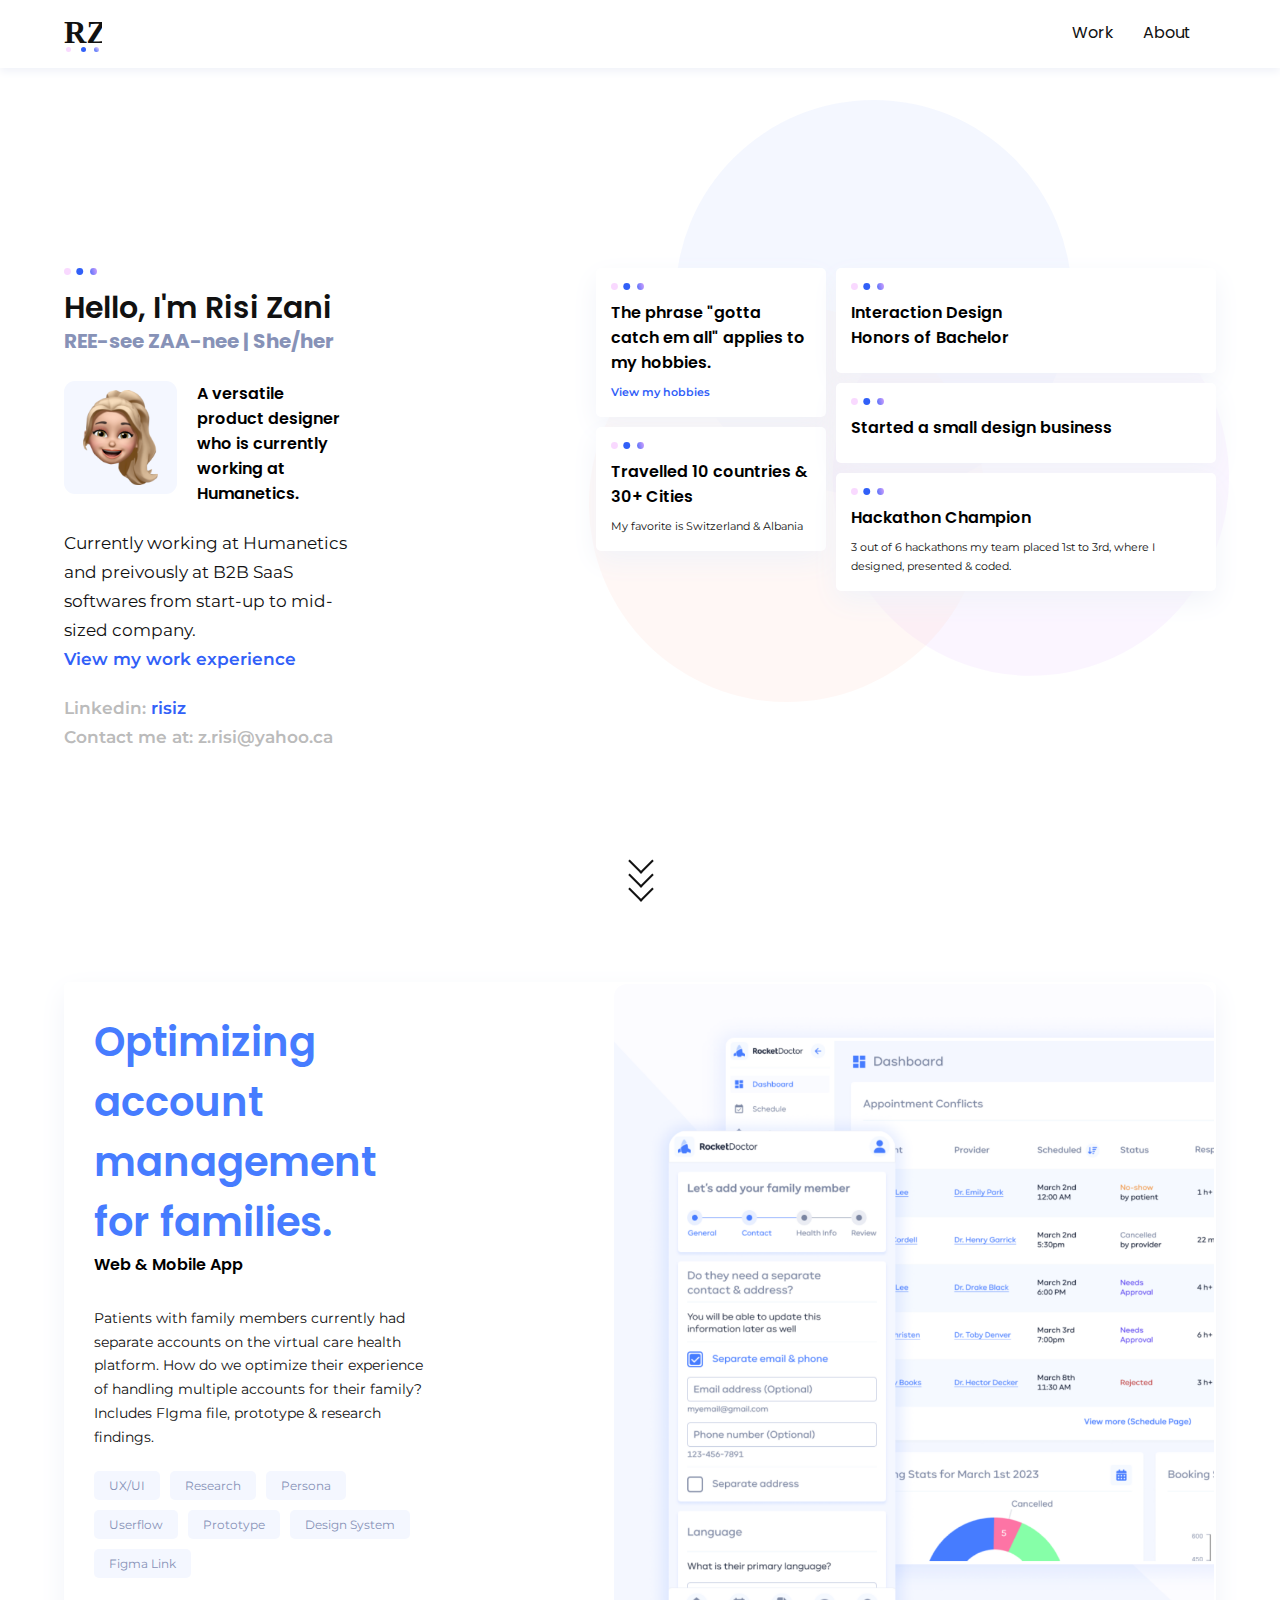
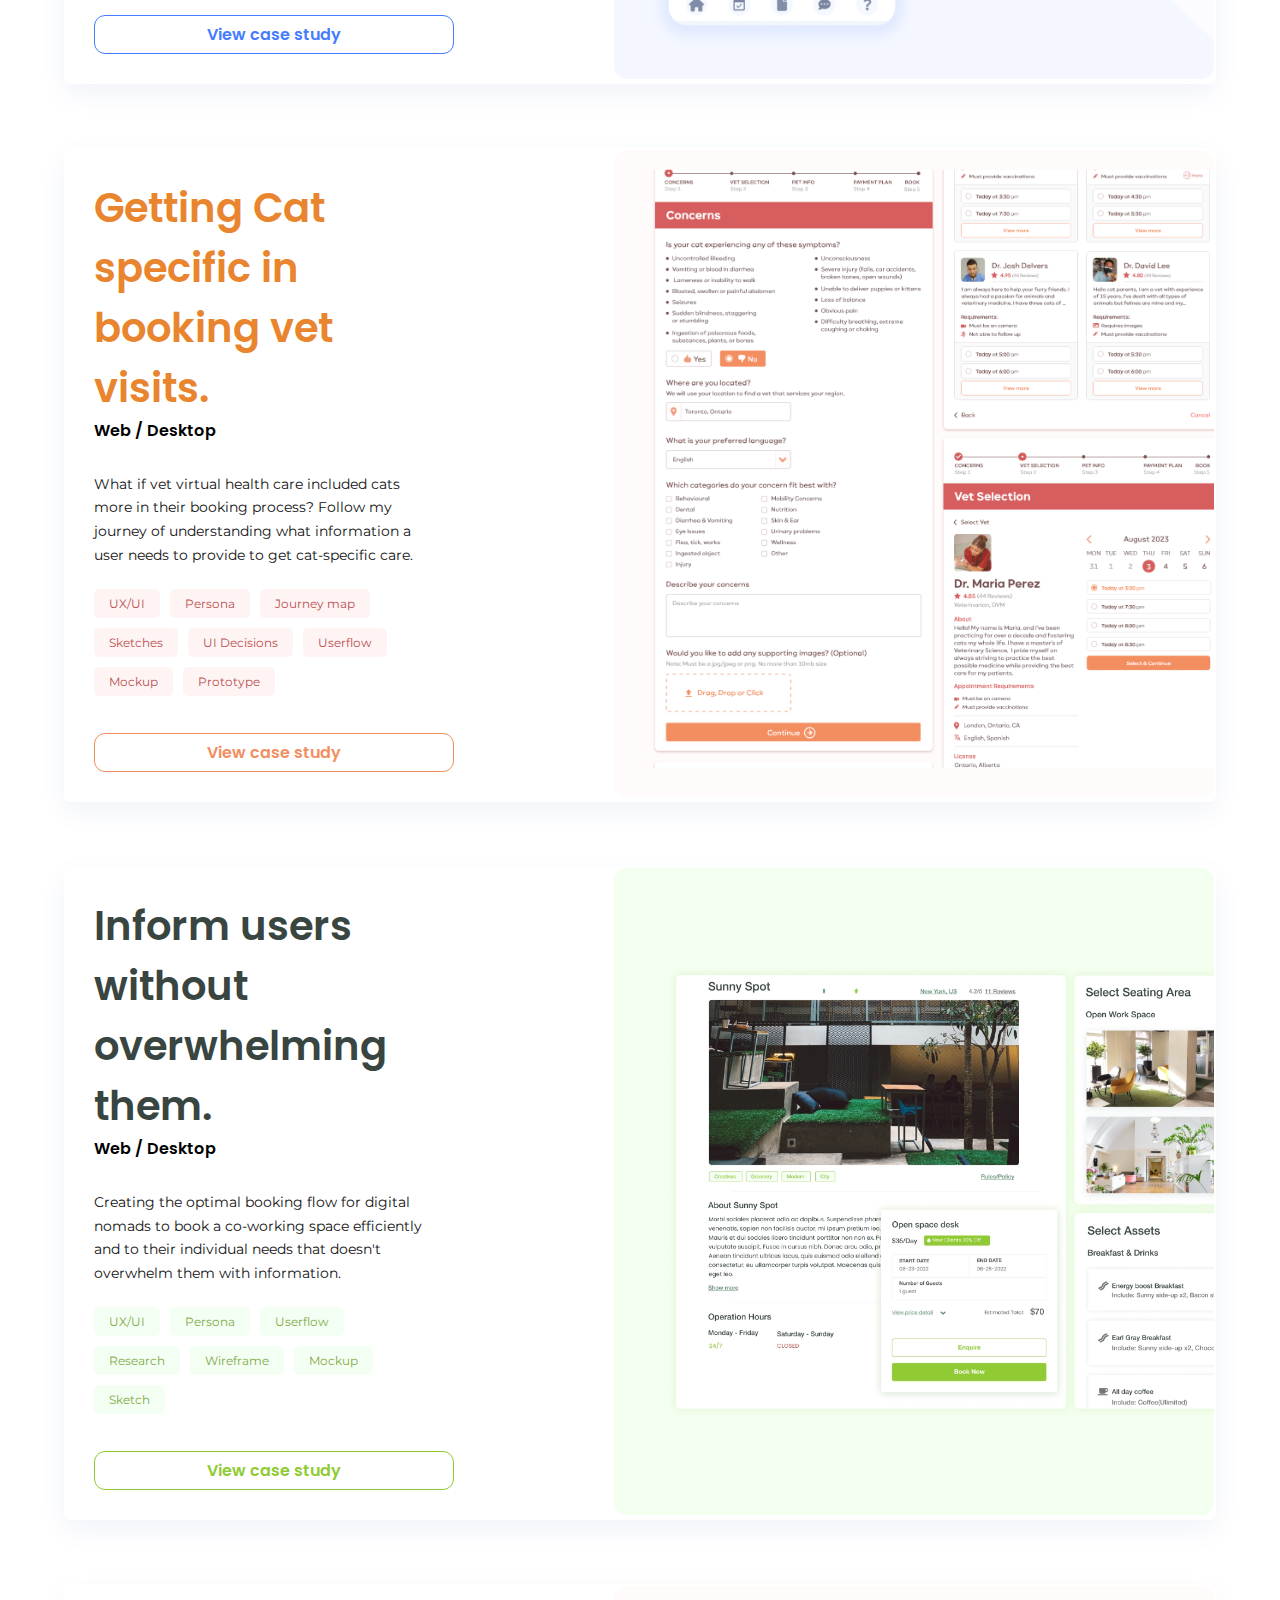
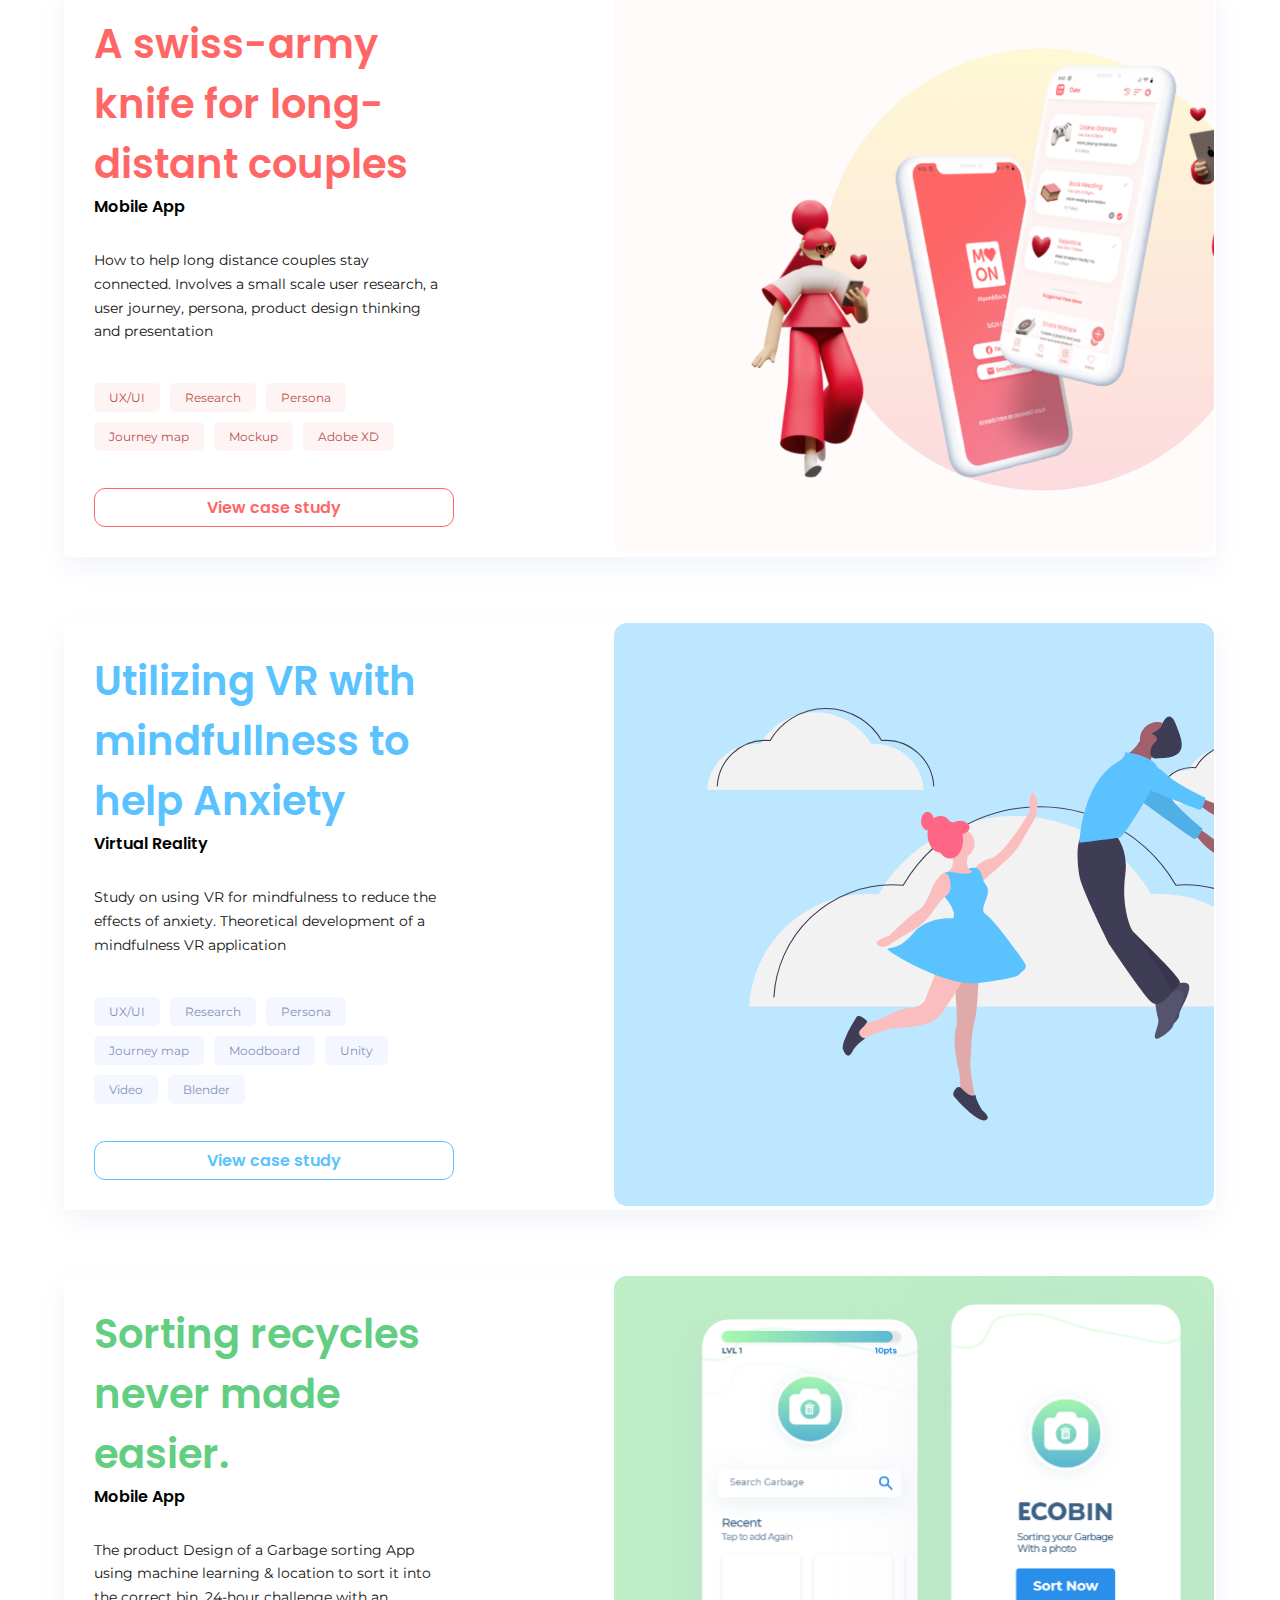
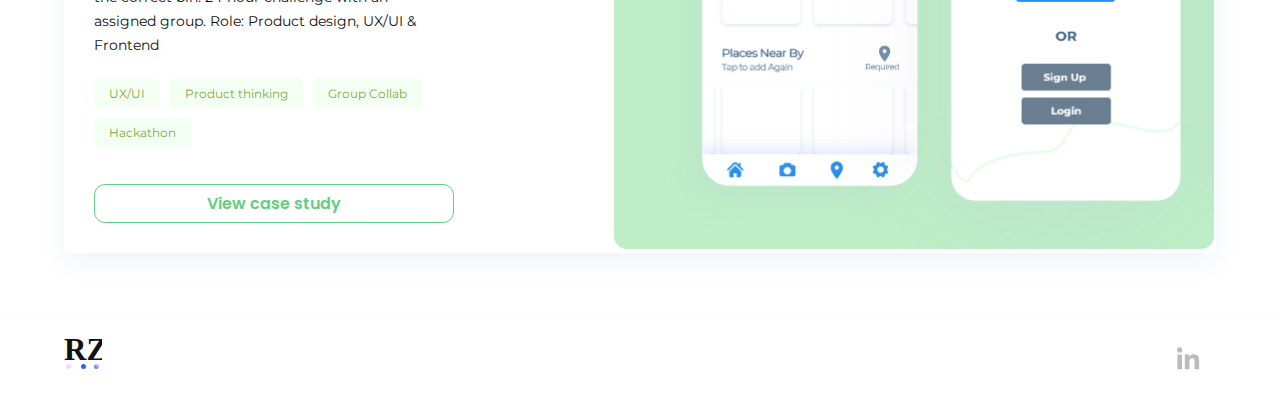
<file: index.html>
<!DOCTYPE html>

<html lang="en">

<head>
    <meta http-equiv="Content-Type" content="text/html; charset=UTF-8">

    <link rel="stylesheet" href="style.css">

    <link rel="shortcut icon" href="logoico.ico">



    <title>Risi Zani Portfolio Design</title>
    <meta name="viewport" content="width=device-width, initial-scale=1.0">
    <meta name="description" content="write description">
    <meta name="keywords" content="keywords">
    <meta name="author" content="Pixbyte Design">

    <head>


    </head>


<body>
    <div class="progress-container">
        <div class="progress-bar" id="myBar"></div>
      </div> 
    <nav>
      
       <a href="index.html"> <img src="logo.svg" alt="risi zani" class="logo"></a>

     
        <div class="navlinks">


            <a href="index.html#work">Work</a>
            <a href="about.html">About</a>

        </div>

    </nav>


    <div class="wrapper">
        <img src="introbacks.svg" class="introback" alt="risi zani" class="logo"></a>
        <div class="frontpage">
            <div class="space"></div>
            <div class="mainpage">
                <div class="intro">
                    <div class="dots"></div>
                    <h1> Hello, I'm Risi Zani</h1>
                    <div class=tag>REE-see ZAA-nee | She/her </div>
                    <div class="nexto">
                    <img src="memoji.png" class="smallimg"></img>
                     <h3>A versatile product designer who is currently working at Humanetics.</h3>
                    </div>
<br><br>
                    <p>Currently working at Humanetics and preivously at B2B SaaS softwares from start-up to mid-sized company.  </p>
                    <p class="emailcon"><a href="about.html">View my work experience</a> </p>

                    <!-- <div class="alert">
                        <img src="infoicon.svg" alt="info" width="30px" height="30px">
                        <p><strong>NEW!</strong> Open to <strong>full-time remote UX/UI</strong> or <strong>Product Design </strong>positions</p>
                    </div> -->
                    
                    <div class="socialmedia">
                       <!-- <a href="https://www.instagram.com/zrisi.designs/" target="_blank" class="scale"><img
                                src="instagram.svg"></a> -->
                        <!-- <a href="https://www.behance.net/riseldazani" target="_blank" class="scale"><img
                                src="behance.svg" alt="facebook"></a> -->
                        <!-- <a href="https://www.linkedin.com/in/risiz/" target="_blank" class="scale"><img
                                src="linkedin.svg"></a> -->
                        <!--<a href="https://dribbble.com/risiz/" target="_blank" class="scale"><img
                                src="dribble.svg"></a>-->

                    </div>
                    <p class="emailcon"> Linkedin: <a href="https://www.linkedin.com/in/risiz/" target="_blank"> risiz </a></p>
                    <p class="emailcon"> Contact me at: z.risi@yahoo.ca</p>
                </div>

                <div class="personality">

                    <div class="personality_UX3D">
                        <div class="miniminitab">
                           
                            <div class="miniminitab_holder">
                                <div class="dots"></div>
                                <h3>The phrase "gotta 
                                    catch em all"
                                    applies to my 
                                    hobbies.</h3>
                                    <p class="emailcon"><a href="about.html">View my hobbies</a> </p>
                            </div>
                        </div>

                        <div class="miniminitab">
                          
                            <div class="miniminitab_holder">
                                <div class="dots"></div>
                                <h3>Travelled 10 
                                    countries & 
                                    30+ Cities</h3>
                                <p> My favorite is Switzerland & Albania</p>
                            </div>
                        </div>

                    </div>


                    <div class="personality_frontskills">

                        <div class="miniminitab">
                           
                            <div class="miniminitab_holder">
                                <div class="dots"></div>
                                <h3>Interaction Design<br> 
                                    Honors of Bachelor</h3>
                                <p> 
                                </p>
                            </div>
                        </div>

                        <div class="miniminitab">
                          
                            <div class="miniminitab_holder">
                                <div class="dots"></div>
                                <h3>Started a small design business</h3>
                                </p>
                            </div>
                        </div>

                        <div class="miniminitab">
                          
                            <div class="miniminitab_holder">
                                <div class="dots"></div>
                                <h3>Hackathon Champion</h3>
                                <p>3 out of 6 hackathons my team placed 1st to 3rd, where I designed, presented & coded.</p>

                            </div>
                        </div>

                        
                    </div>
                </div>


            </div>





            <div class="mouse_scroll">

                <!-- <div class="mouse">
                       <div class="wheel"></div>
                   </div> -->
                <div>
                    <span class="m_scroll_arrows unu"></span>
                    <span class="m_scroll_arrows doi"></span>
                    <span class="m_scroll_arrows trei"></span>
                </div>
            </div>



        </div>
 <!-- RD PATIENT -->
        <div class="XPcon" style="margin-top: 30px;">

            <div class="XPcon_text" id="a">
                <h1 class="rdcolor">Optimizing account
                    management for families. </h1>
                <h4>Web & Mobile App</h4>
                <p>Patients with family members currently had separate accounts on the virtual care health platform. How do we optimize their experience of handling multiple accounts for their family?
                    Includes FIgma file, prototype & research findings. 
                    


            
                <br> 
                <div class="XPtags_con">
                    <div class="Xtags bluetag">UX/UI</div>
                    <div class="Xtags bluetag">Research</div>
                    <div class="Xtags bluetag">Persona</div>
                    <div class="Xtags bluetag">Userflow</div>
                    <div class="Xtags bluetag">Prototype</div>
                    <div class="Xtags bluetag">Design System</div>
                    <div class="Xtags bluetag">Figma Link</div>
                </div>
              <a href="rdcase.html">  <div class="XPbutton rdbutcolor">View case study</div></a>
            </div>

            <a href="rdcase.html" id="b"> <div class="XPcon_image_rd"></div></a>

        </div>


 <!-- CAT CARE -->
            <div class="XPcon">

                <div class="XPcon_text" id="a">
                    <h1 class="catcolor">Getting Cat specific 
                        in booking vet visits.</h1>
                    <h4>Web / Desktop</h4>
                    <p>What if vet virtual health care included cats more in their booking process? Follow my journey of understanding what information a user needs to provide to get cat-specific care.   
                
                    <br> 
                    <div class="XPtags_con">
                        <div class="Xtags orangetag">UX/UI</div>
                        <div class="Xtags orangetag">Persona</div>
                        <div class="Xtags orangetag">Journey map</div>
                        <div class="Xtags orangetag">Sketches</div>
                        <div class="Xtags orangetag">UI Decisions</div>
                        <div class="Xtags orangetag">Userflow</div>
                        <div class="Xtags orangetag">Mockup</div>
                        <div class="Xtags orangetag">Prototype</div>
                    </div>
                  <a href="catcare.html">  <div class="XPbutton catbutcolor">View case study</div></a>
                </div>

                <a href="catcare.html" id="b"> <div class="XPcon_image_cat"></div></a>

            </div>

        <!-- CO HUB -->
       <div class="XPcon">

                <div class="XPcon_text" id="a">
                    <h1 class="cohubcolor">Inform users without overwhelming them.</h1>
                    <h4>Web / Desktop</h4>
                    <p> Creating the optimal booking flow for digital nomads to book a co-working space efficiently 
                        and to their individual needs that doesn't overwhelm them with information.
                
                    <br> 
                    <div class="XPtags_con">
                        <div class="Xtags greentag">UX/UI</div>
                        <div class="Xtags greentag">Persona</div>
                        <div class="Xtags greentag">Userflow</div>
                        <div class="Xtags greentag">Research</div>
                        <div class="Xtags greentag">Wireframe</div>
                        <div class="Xtags greentag">Mockup</div>
                        <div class="Xtags greentag">Sketch</div>
                
                    </div>
                  <a href="cohub.html">  <div class="XPbutton cohubbutcolor">View case study</div></a>
                </div>

                <a href="cohub.html" id="b"> <div class="XPcon_image_cohub"></div></a>

            </div>

     <!-- MOON & BACK -->
     <div class="XPcon">

        <div class="XPcon_text" id="a">
            <h1 class="moonbutcolor">A swiss-army knife for long-distant couples</h1>
            <h4>Mobile App</h4>
            <p>How to help long distance couples stay connected. Involves a small scale user research,
                 a user journey, persona, product design thinking and presentation </p>
               
        
            <br> 
            <div class="XPtags_con">
                <div class="Xtags orangetag">UX/UI</div>
                <div class="Xtags orangetag">Research</div>
                <div class="Xtags orangetag">Persona</div>
                <div class="Xtags orangetag">Journey map</div>
               
                <div class="Xtags orangetag">Mockup</div>
                <div class="Xtags orangetag">Adobe XD</div>
        
            </div>
          <a href="moonnback.html">  <div class="XPbutton moonbutcolor">View case study</div></a>
        </div>

        <a href="moonnback.html" id="b"> <div class="XPcon_image_moon"></div></a>

    </div>

 <!-- VR -->
    <div class="XPcon" style="margin-top: 30px;">

        <div class="XPcon_text" id="a">
            <h1 class="vrcolor">Utilizing VR with mindfullness to help Anxiety</h1>
            <h4>Virtual Reality</h4>
            <p>Study on using VR for mindfulness to reduce 
                the effects of anxiety. Theoretical 
                development of a mindfulness VR 
                application </p>



        
            <br> 
            <div class="XPtags_con">
                <div class="Xtags bluetag">UX/UI</div>
                <div class="Xtags bluetag">Research</div>
                <div class="Xtags bluetag">Persona</div>
                <div class="Xtags bluetag">Journey map</div>
                <div class="Xtags bluetag">Moodboard</div>
                <div class="Xtags bluetag">Unity</div>
                <div class="Xtags bluetag">Video</div>
                <div class="Xtags bluetag">Blender</div>
            </div>
          <a href="vrmindful.html">  <div class="XPbutton vrcolor">View case study</div></a>
        </div>

        <a href="vrmindful.html" id="b"> <div class="XPcon_image_vr"></div></a>

    </div>


        <!-- ECOBIN -->
        <div class="XPcon">

            <div class="XPcon_text" id="a">
                <h1 class="ecocolor">Sorting recycles never made easier.</h1>
                <h4>Mobile App</h4>
                <p>The product Design of a Garbage sorting App using machine learning & location to sort it into the correct bin. 24-hour challenge with an assigned group. 
                    Role: Product design, UX/UI & Frontend
            
                <br> 
                <div class="XPtags_con">
                    <div class="Xtags greentag">UX/UI</div>
                    <div class="Xtags greentag">Product thinking</div>
                    <div class="Xtags greentag">Group Collab</div>
                    <div class="Xtags greentag">Hackathon</div>
               
            
                </div>
              <a href="ecobin.html">  <div class="XPbutton ecobutcolor">View case study</div></a>
            </div>

            <a href="ecobin.html" id="b"> <div class="XPcon_image_eco"></div></a>

        </div>


     

   

    </div>

    <!-- <div class="helloworld">
        <div class="banner"></div>
    </div> -->

    <footer>
        <a href="index.html">  <img src="logo.svg" alt="risi zani" class="logo"></a>

        <!-- <a href="https://zrisi.com/about">Contact</a>  -->
        <div class="socialmedia" style="margin-bottom:20px;">
            <!-- <a href="https://www.instagram.com/zrisi.designs/" target="_blank" class="scale"><img
                    src="instagram.svg"></a> -->
            <!-- <a href="https://www.behance.net/riseldazani" target="_blank" class="scale"><img src="behance.svg"
                    alt="facebook"></a> -->
            <a href="https://www.linkedin.com/in/risiz/" target="_blank" class="scale"><img
                    src="linkedin.svg"></a>
            <!-- <a href="https://dribbble.com/risiz/" target="_blank" class="scale"><img src="dribble.svg"></a> -->

        </div>
    </footer>



    <script>
        // When the user scrolls the page, execute myFunction 
        window.onscroll = function() {myFunction()};
        
        function myFunction() {
          var winScroll = document.body.scrollTop || document.documentElement.scrollTop;
          var height = document.documentElement.scrollHeight - document.documentElement.clientHeight;
          var scrolled = (winScroll / height) * 100;
          document.getElementById("myBar").style.width = scrolled + "%";
        }
        </script>









</body>

</html>
</file>
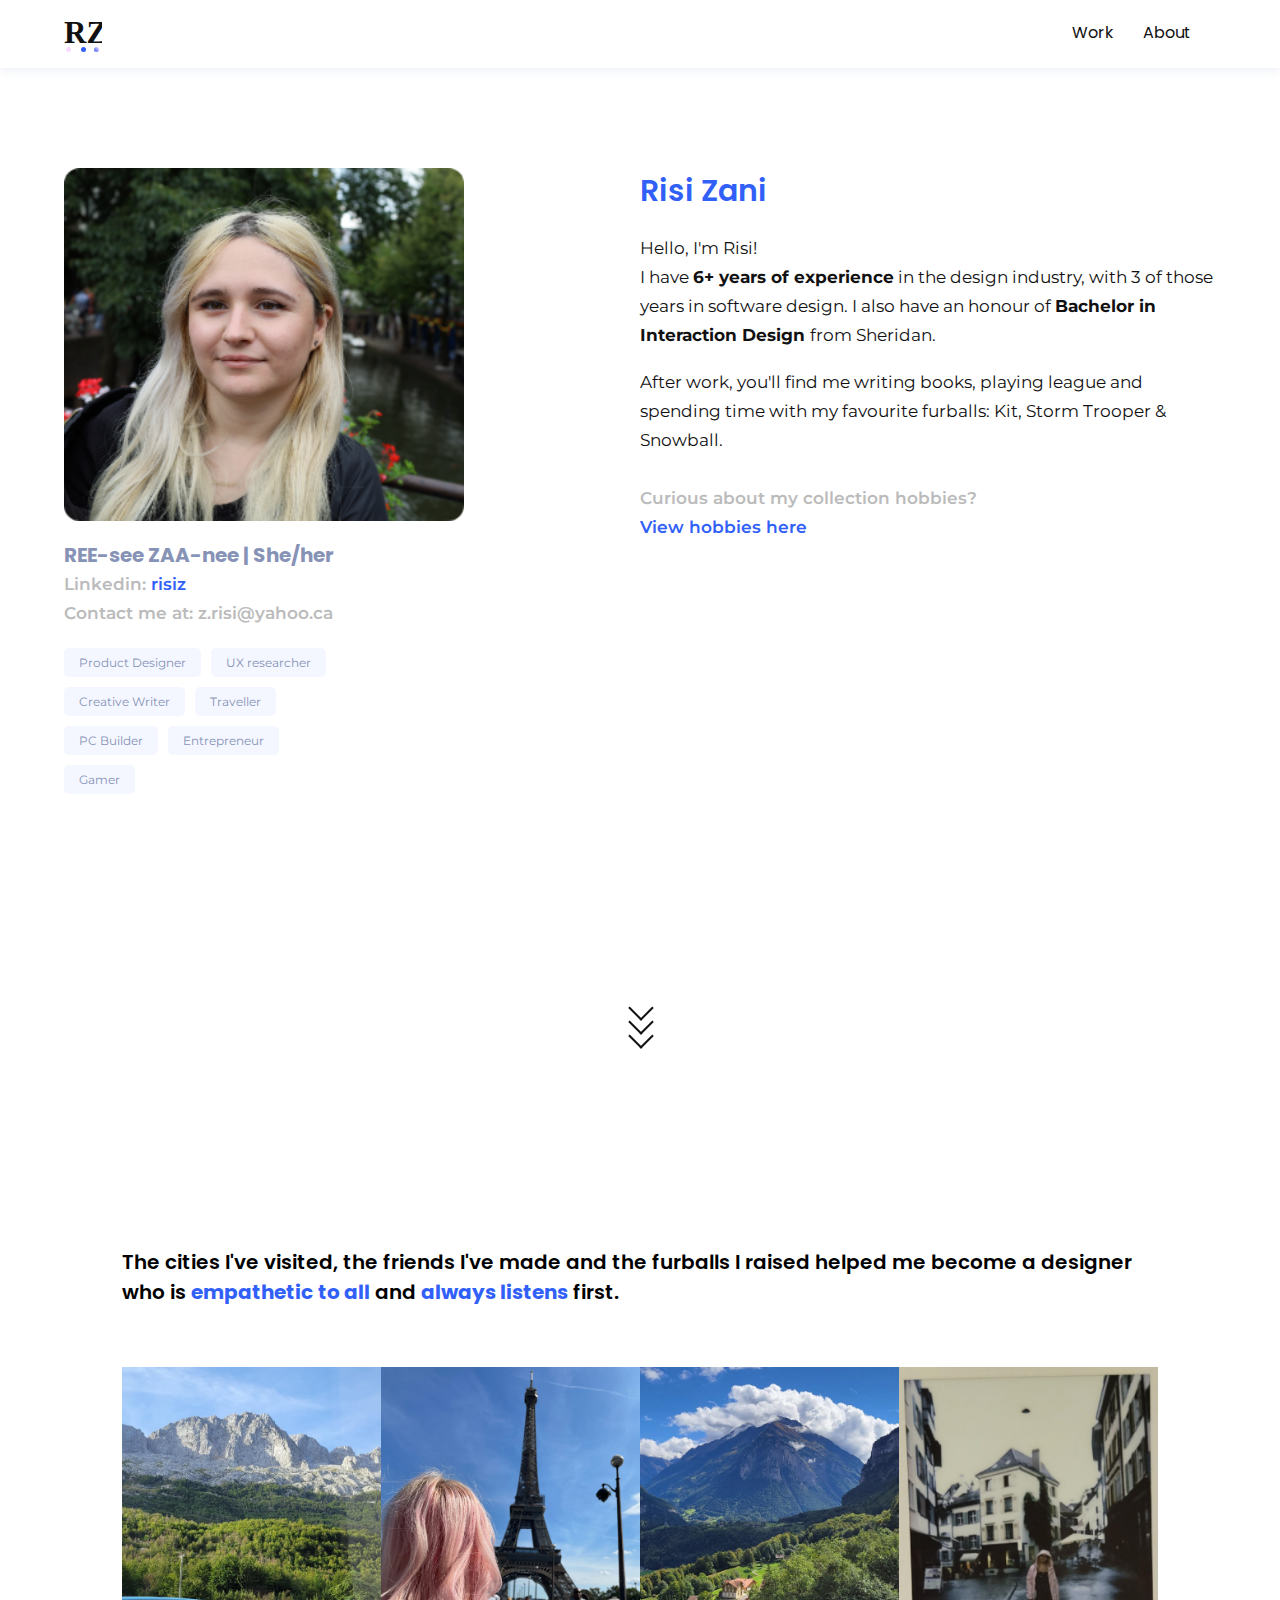
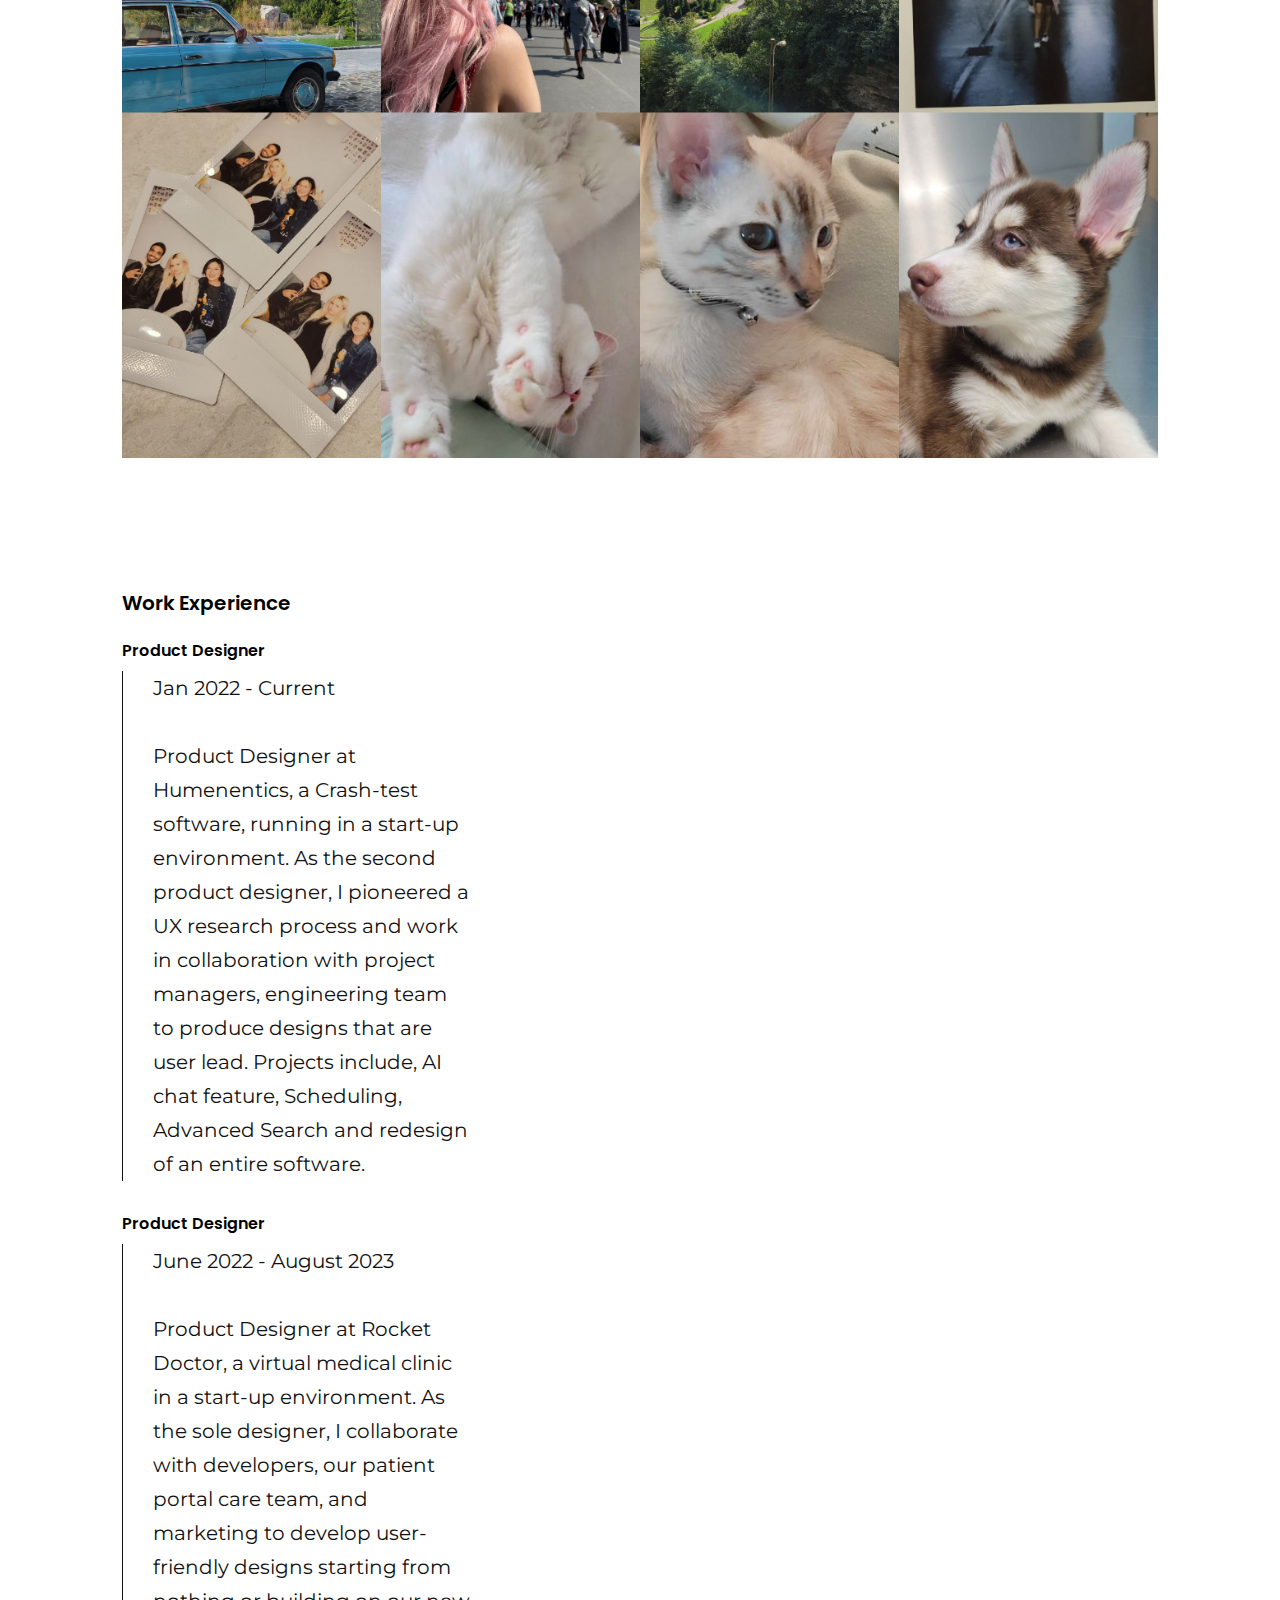
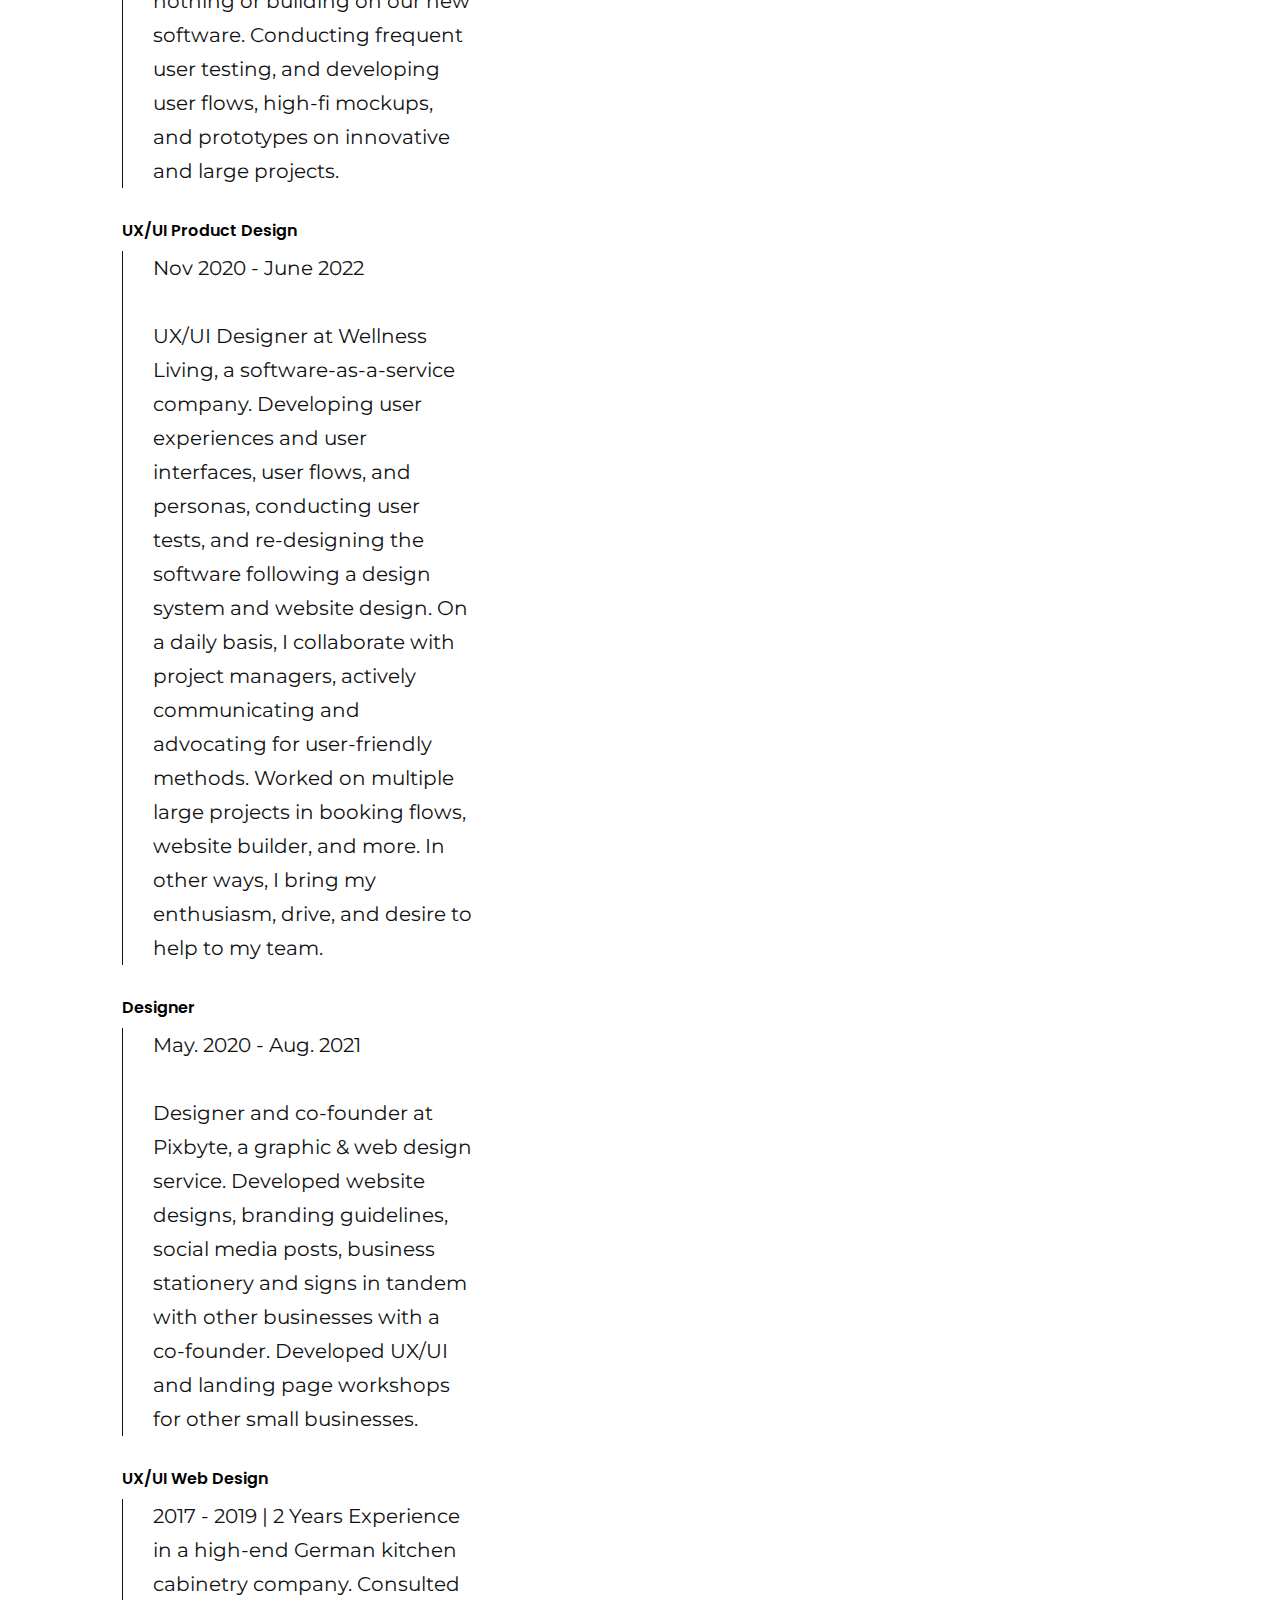
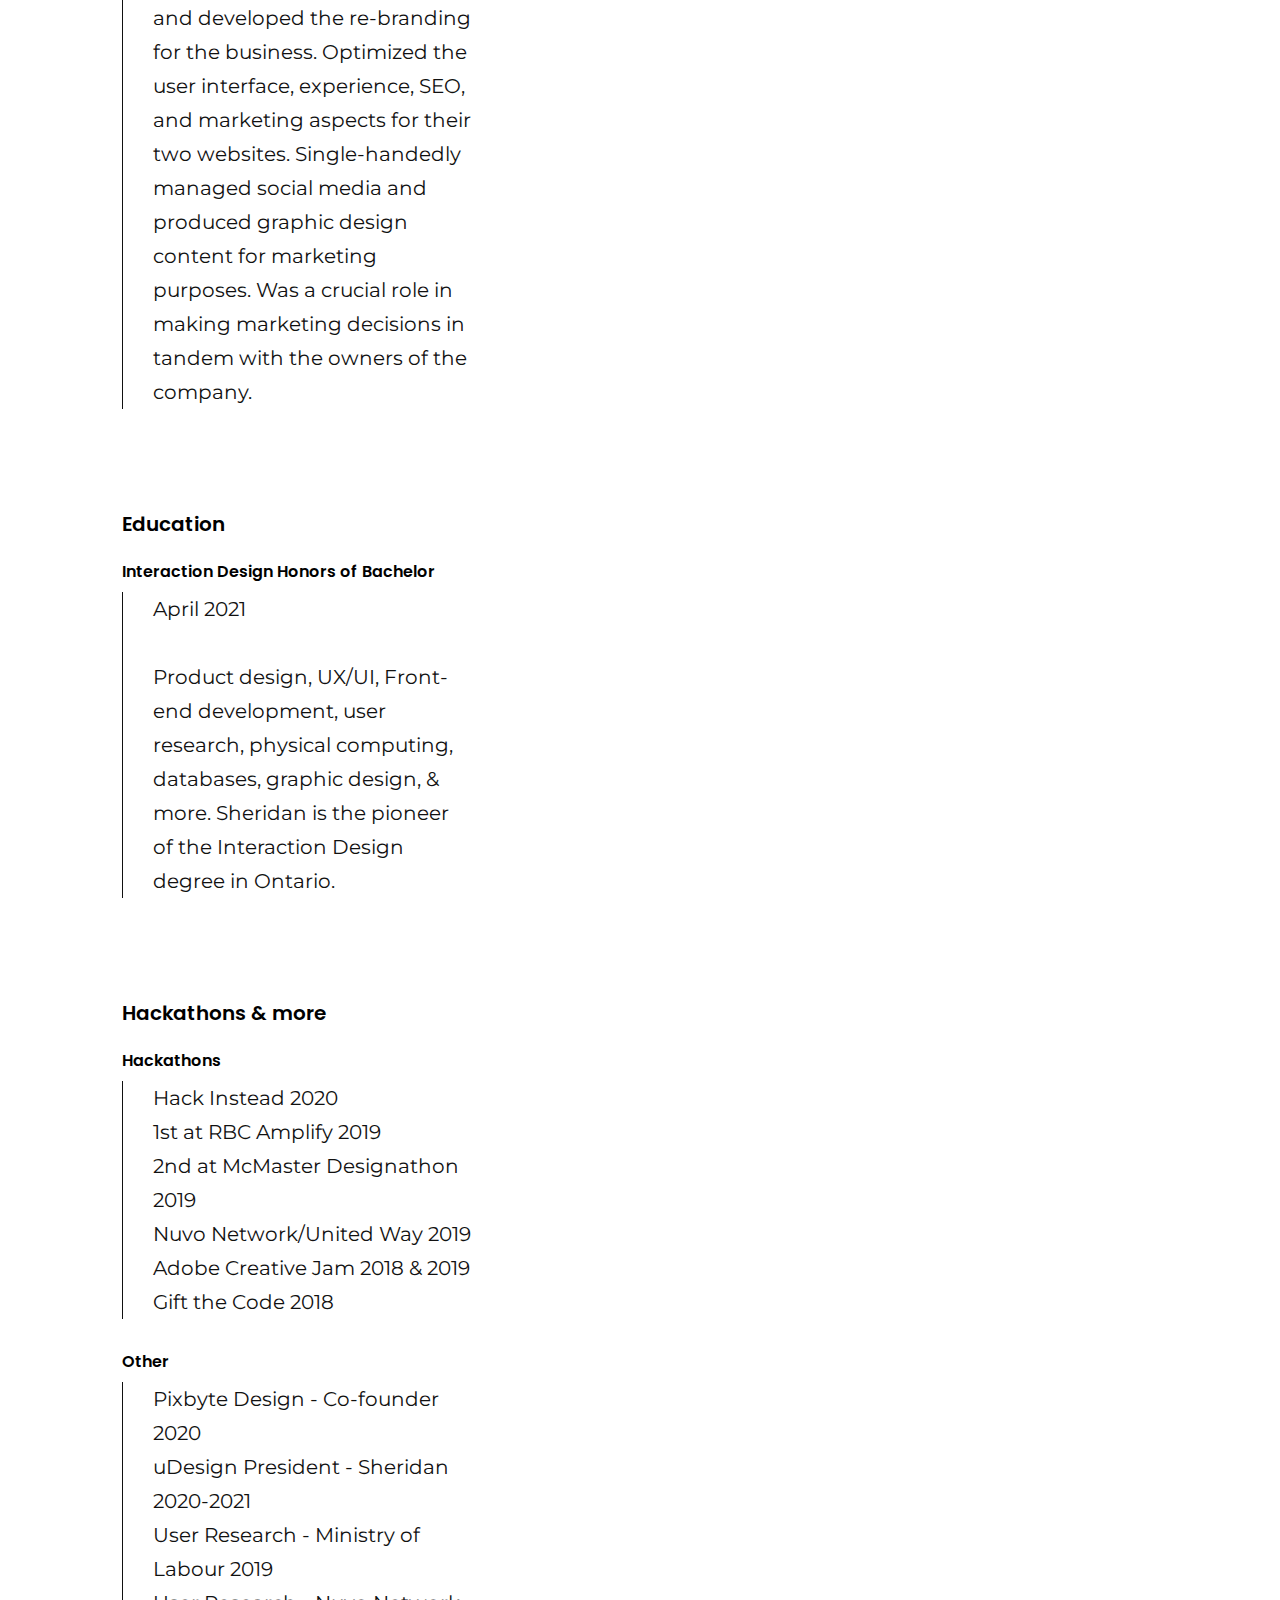
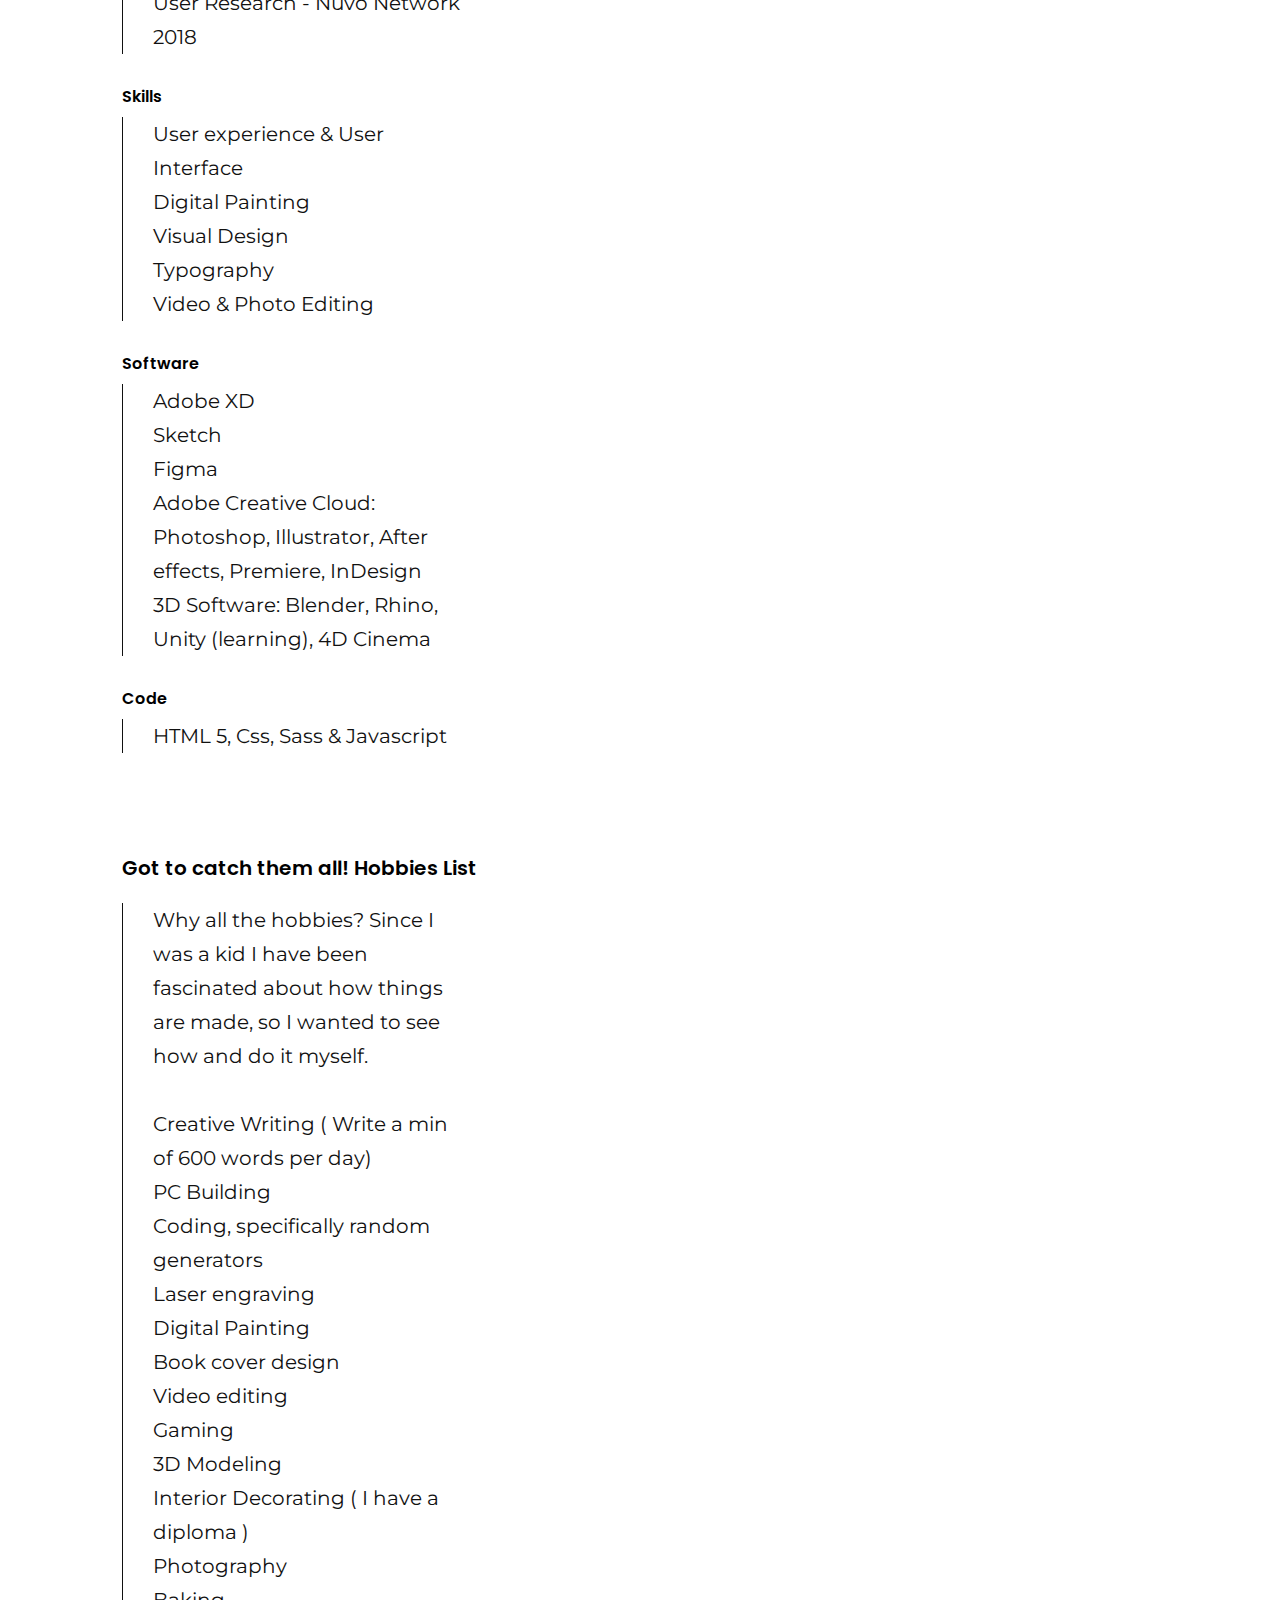
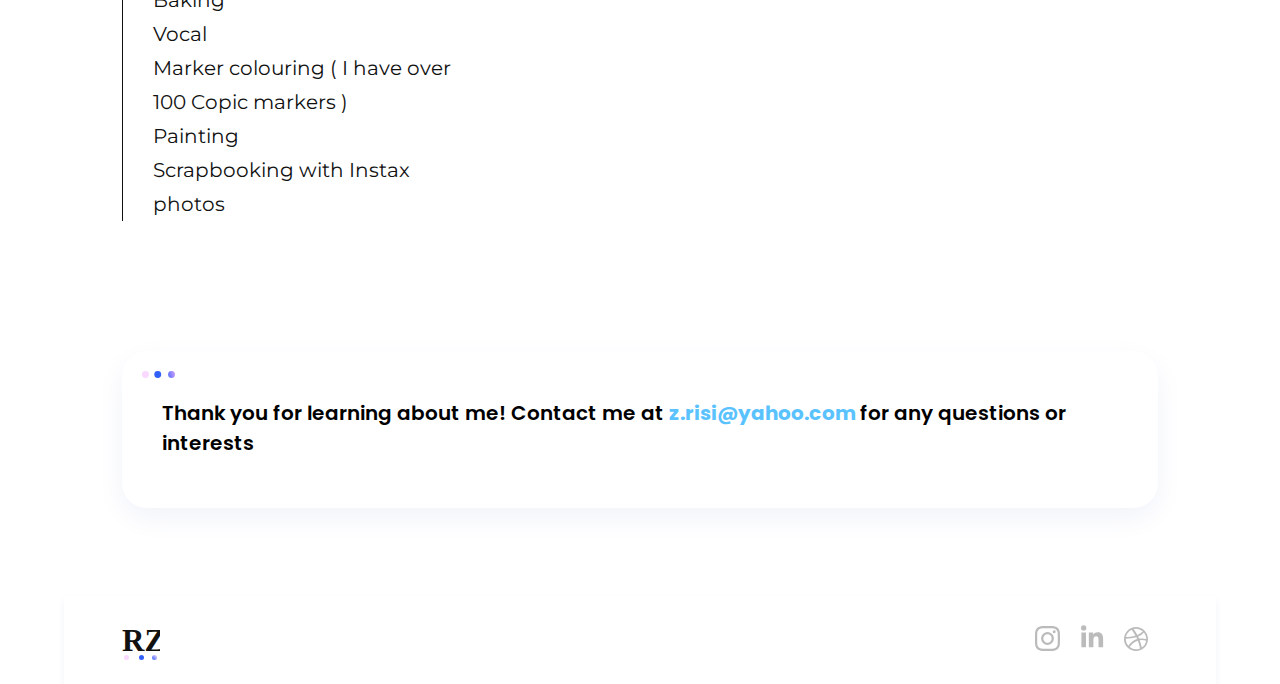
<file: about.html>
<!DOCTYPE html>

<html lang="en">

<head>
    <meta http-equiv="Content-Type" content="text/html; charset=UTF-8">

    <link rel="stylesheet" href="style.css">

    <link rel="shortcut icon" href="logoico.ico">



    <title>Risi Zani Portfolio Design</title>
    <meta name="viewport" content="width=device-width, initial-scale=1.0">
    <meta name="description" content="write description">
    <meta name="keywords" content="keywords">
    <meta name="author" content="Pixbyte Design">

    <head>


    </head>

    <style>
        h1 {color:#3160F8;}
        strong {color:#3160F8}
    </style>


<body>
    <div class="progress-container">
        <div class="progress-bar" id="myBar"></div>
      </div> 
    <nav>
       <a href="index.html"> <img src="logo.svg" alt="risi zani" class="logo"></a>

     
        <div class="navlinks">


            <a href="index.html#work">Work</a>
            <a href="about.html">About</a>

        </div>

    </nav>


    <div class="wrapper">
      
            <div class="space"></div>
            <div class="mainabout">
                <div class="intro">
                   

                    <img src="myself2.png" class="portrait"></img>
                    <div class=tag>REE-see ZAA-nee | She/her </div>
                 
                        <p class="emailcon"> Linkedin: <a href="https://www.linkedin.com/in/risiz/" target="_blank"> risiz </a></p>
                        <p class="emailcon"> Contact me at: z.risi@yahoo.ca</p>

                        <div class="XPtags_con">
                            <div class="Xtags bluetag">Product Designer</div>
                            <div class="Xtags bluetag">UX researcher</div>
                            <div class="Xtags bluetag">Creative Writer</div>
                            <div class="Xtags bluetag">Traveller</div>
                            <div class="Xtags bluetag">PC Builder</div>
                            <div class="Xtags bluetag">Entrepreneur </div>
                            <div class="Xtags bluetag">Gamer</div>
                        </div>

                   

                </div>

                <div class="introme">

                    <h1 style="margin-top: 0px">Risi Zani</h1>
                    <p>Hello, I'm Risi!<br>I have <b>6+ years of experience</b> in the design industry, with 3 of 
                    those years in software design. I also have an honour of <b> Bachelor in Interaction Design </b> 
                    from Sheridan. </p><br>

                    <p>
                        After work, you'll find me writing books, playing league and spending time with my favourite furballs: Kit, Storm Trooper & Snowball. <br><br>
                        

                    </p>

                    <p class="emailcon">Curious about my collection hobbies?<br>
                    <a href="#hobbies">View hobbies here</a></p>
                      <!-- <div class="alert">
                        <img src="infoicon.svg" alt="info" width="30px" height="30px">
                        <p><strong>NEW!</strong> Open to <strong>full-time remote UX/UI</strong> or <strong>Product Design </strong>positions</p>
                    </div> -->
                   

                </div>


            </div>


            <div class="space"></div>


            <div class="mouse_scroll">

                <!-- <div class="mouse">
                       <div class="wheel"></div>
                   </div> -->
                <div>
                    <span class="m_scroll_arrows unu"></span>
                    <span class="m_scroll_arrows doi"></span>
                    <span class="m_scroll_arrows trei"></span>
                </div>
            </div>



     





        <!-- <a href="https://zrisi.com/about">

            <div class="minitab">
                <div class="dots"></div>
                <div class="minitab_holder">
                    <div class="minitab_text">
                    <h1 class="inspocolor">Generate 
                        Inspiration</h1>
                    <p>The perfect solution for a writers or creative block.
                         A website that helps generate ideas without
                          obstructing the creative process </p>
                    <div class="tagholds">
                        <p class="tags">User Research</p>
                        <p class="tags">Website</p>
                        <p class="tags">UX</p>
                    </div>
                    </div>
                    <img src="insposmall.svg" class="project_image"></img>





                </div>
            </div>

        </a> -->


  
        <div class="large_container">

   
            <div class="textcontent_holder">
                <h2 >The cities I've visited, the friends I've made and the furballs I raised helped me become a designer who is <strong>empathetic to all</strong> and <strong>always listens</strong> first.</h2>
                <img src="aboutmephotos.png" alt="photos" class="caseimage"></img> 
           
        </div>


         <div class="textcontent_holder">
                <h2 >Work Experience</h2>

            <div class="problemstate">

                     <div class="paragraph_holder">
                <h3>Product Designer</h3>
                <p>Jan 2022 - Current<br><br>
                    Product Designer at Humenentics, a Crash-test software, running in a start-up environment.
                     As the second product designer, I pioneered a UX research process and work in collaboration with
                    project managers, engineering team to produce designs that are user lead. Projects include, AI chat feature,
                    Scheduling, Advanced Search and redesign of an entire software.  
                     </p>
                    </div>

                
             <div class="paragraph_holder">
                <h3>Product Designer</h3>
                <p>June 2022 - August 2023<br><br>
                    Product Designer at Rocket Doctor, a virtual medical clinic in a start-up environment.
                     As the sole designer, I collaborate with developers, our patient portal care team, and
                      marketing to develop user-friendly designs starting from nothing or building on our new 
                      software. Conducting frequent user testing, and developing user flows, high-fi mockups, 
                      and prototypes on innovative and large projects. 
                     </p>
                    </div>

               <div class="paragraph_holder">
                <h3>UX/UI Product Design </h3>
                <p>Nov 2020 - June 2022 <br><br>
                    UX/UI Designer at Wellness Living, a software-as-a-service company.
                    Developing user experiences and user interfaces, user flows, and personas,
                    conducting user tests, and re-designing the software following a design system and website design. On a daily basis, I collaborate with project managers,
                    actively communicating and advocating for user-friendly methods. Worked on multiple large projects in booking flows, website builder, and more. In other ways, I bring my enthusiasm, drive, and desire to help to my team.
                     </p>
                    </div>


               <div class="paragraph_holder">
                <h3>Designer</h3>
                <p>May. 2020 - Aug. 2021  <br><br>
                    Designer and co-founder at Pixbyte, a graphic & web design service.
                   Developed website designs, branding guidelines, social media posts, business stationery and signs in tandem with other businesses with a co-founder. 
                Developed UX/UI and landing page workshops for other small businesses. 
                     </p>
                    </div>
               
                    <div class="paragraph_holder">
                       <h3>UX/UI Web Design</h3>
                       <p>2017 - 2019 | 2 Years Experience in a high-end German 
                           kitchen cabinetry company. 
                           Consulted and developed the re-branding for the business. 
                            Optimized the user interface, experience, SEO, and marketing
                             aspects for their two websites. Single-handedly managed social 
                             media and produced graphic design content for marketing purposes.
                              Was a crucial role in making marketing decisions in tandem
                               with the owners of the company. 

                        </p>
                    </div>
                    </div>
        </div>

        <div class="textcontent_holder">
            <h2>Education</h2>

        <div class="problemstate">
         <div class="paragraph_holder">
            <h3>Interaction Design Honors of Bachelor</h3>
            <p>April 2021<br><br>
Product design, UX/UI, Front-end development, user research, physical computing, databases, 
graphic design, & more. Sheridan is the pioneer of the Interaction Design degree in Ontario.
                 </p>
                </div>
           
           
                </div>
    </div>



        <div class="textcontent_holder">

        
                  <h2 >Hackathons & more</h2>
       
  
  
              <div class="problemstate">
                  <div class="paragraph_holder">
                  <h3>Hackathons</h3>
                  <p>Hack Instead 2020<br>
                    1st at RBC Amplify 2019<br>
                    2nd at McMaster Designathon 2019<br>
                    Nuvo Network/United Way 2019<br>
                    Adobe Creative Jam 2018 & 2019<br>
                    Gift the Code 2018</p>
                      </div>
                      <div class="paragraph_holder">
                         <h3>Other</h3>
                         <p>Pixbyte Design - Co-founder 2020<br>
                            uDesign President - Sheridan 2020-2021<br>
                            User Research - Ministry of Labour 2019<br>
                            User Research - Nuvo Network 2018
                            
                          </p>
                      </div>
                      </div>


       



    <div class="problemstate">
        <div class="paragraph_holder">
        <h3>Skills</h3>
        <p>User experience & User Interface<br>
            Digital Painting<br>
            Visual Design<br>
            Typography<br>
            Video & Photo Editing<br>
            
     </p>            
            </div>


            <div class="paragraph_holder">
               <h3>Software</h3>
               <p>Adobe XD <br>
                Sketch<br>
                Figma <br>
                Adobe Creative Cloud: Photoshop, Illustrator, After effects, Premiere, InDesign
                <br> 3D Software: Blender, Rhino, Unity (learning), 4D Cinema     
                </p>
            </div>


            <div class="paragraph_holder">
                <h3>Code</h3>
                <p>HTML 5, Css, Sass & Javascript
                 </p>
             </div>

         
 

            </div>
</div>

<div class="textcontent_holder" id="hobbies">
    <h2>Got to catch them all! Hobbies List</h2>

<div class="problemstate"">
 <div class="paragraph_holder">

    <p>
        Why all the hobbies? Since I was a kid I have been fascinated about how things are made, so I wanted to see how and do it myself. <br><br>

        Creative Writing ( Write a min of 600 words per day) <br>
        PC Building <br>
        Coding, specifically random generators <br>
        Laser engraving <br>
        Digital Painting<br>
        Book cover design<br>
        Video editing<br>
        Gaming<br>
        3D Modeling<br>
        Interior Decorating ( I have a diploma )<br>
        Photography <br>
        Baking <br>
        Vocal<br>
        Marker colouring ( I have over 100 Copic markers )<br>
        Painting<br>
        Scrapbooking with Instax photos<br>
        
        
        
        
        
        
         </p>
        </div>
   
   
        </div>
</div>

<div class="minitab">
    <div class="dots"></div>
    <div class="minitab_holder">

        <h2>Thank you for learning about me! Contact me at 
            <strong style="color:#5AC3FF">z.risi@yahoo.com </strong>for any questions or interests</h2>

      
    </div>
</div>


    </div>

    <!-- <div class="helloworld">
        <div class="banner"></div>
    </div> -->

    <footer>
        <img src="logo.svg" alt="risi zani" class="logo">

        <!-- <a href="https://zrisi.com/about">Contact</a>  -->
        <div class="socialmedia" style="margin-bottom:20px;">
            <a href="https://www.instagram.com/zrisi.designs/" target="_blank" class="scale"><img
                    src="instagram.svg"></a>
            <!-- <a href="https://www.behance.net/riseldazani" target="_blank" class="scale"><img src="behance.svg"
                    alt="facebook"></a> -->
            <a href="https://www.linkedin.com/in/risiz/" target="_blank" class="scale"><img
                    src="linkedin.svg"></a>
            <a href="https://dribbble.com/risiz/" target="_blank" class="scale"><img src="dribble.svg"></a>

        </div>
    </footer>





    <script>
        // When the user scrolls the page, execute myFunction 
        window.onscroll = function() {myFunction()};
        
        function myFunction() {
          var winScroll = document.body.scrollTop || document.documentElement.scrollTop;
          var height = document.documentElement.scrollHeight - document.documentElement.clientHeight;
          var scrolled = (winScroll / height) * 100;
          document.getElementById("myBar").style.width = scrolled + "%";
        }
        </script>









</body>

</html>
</file>
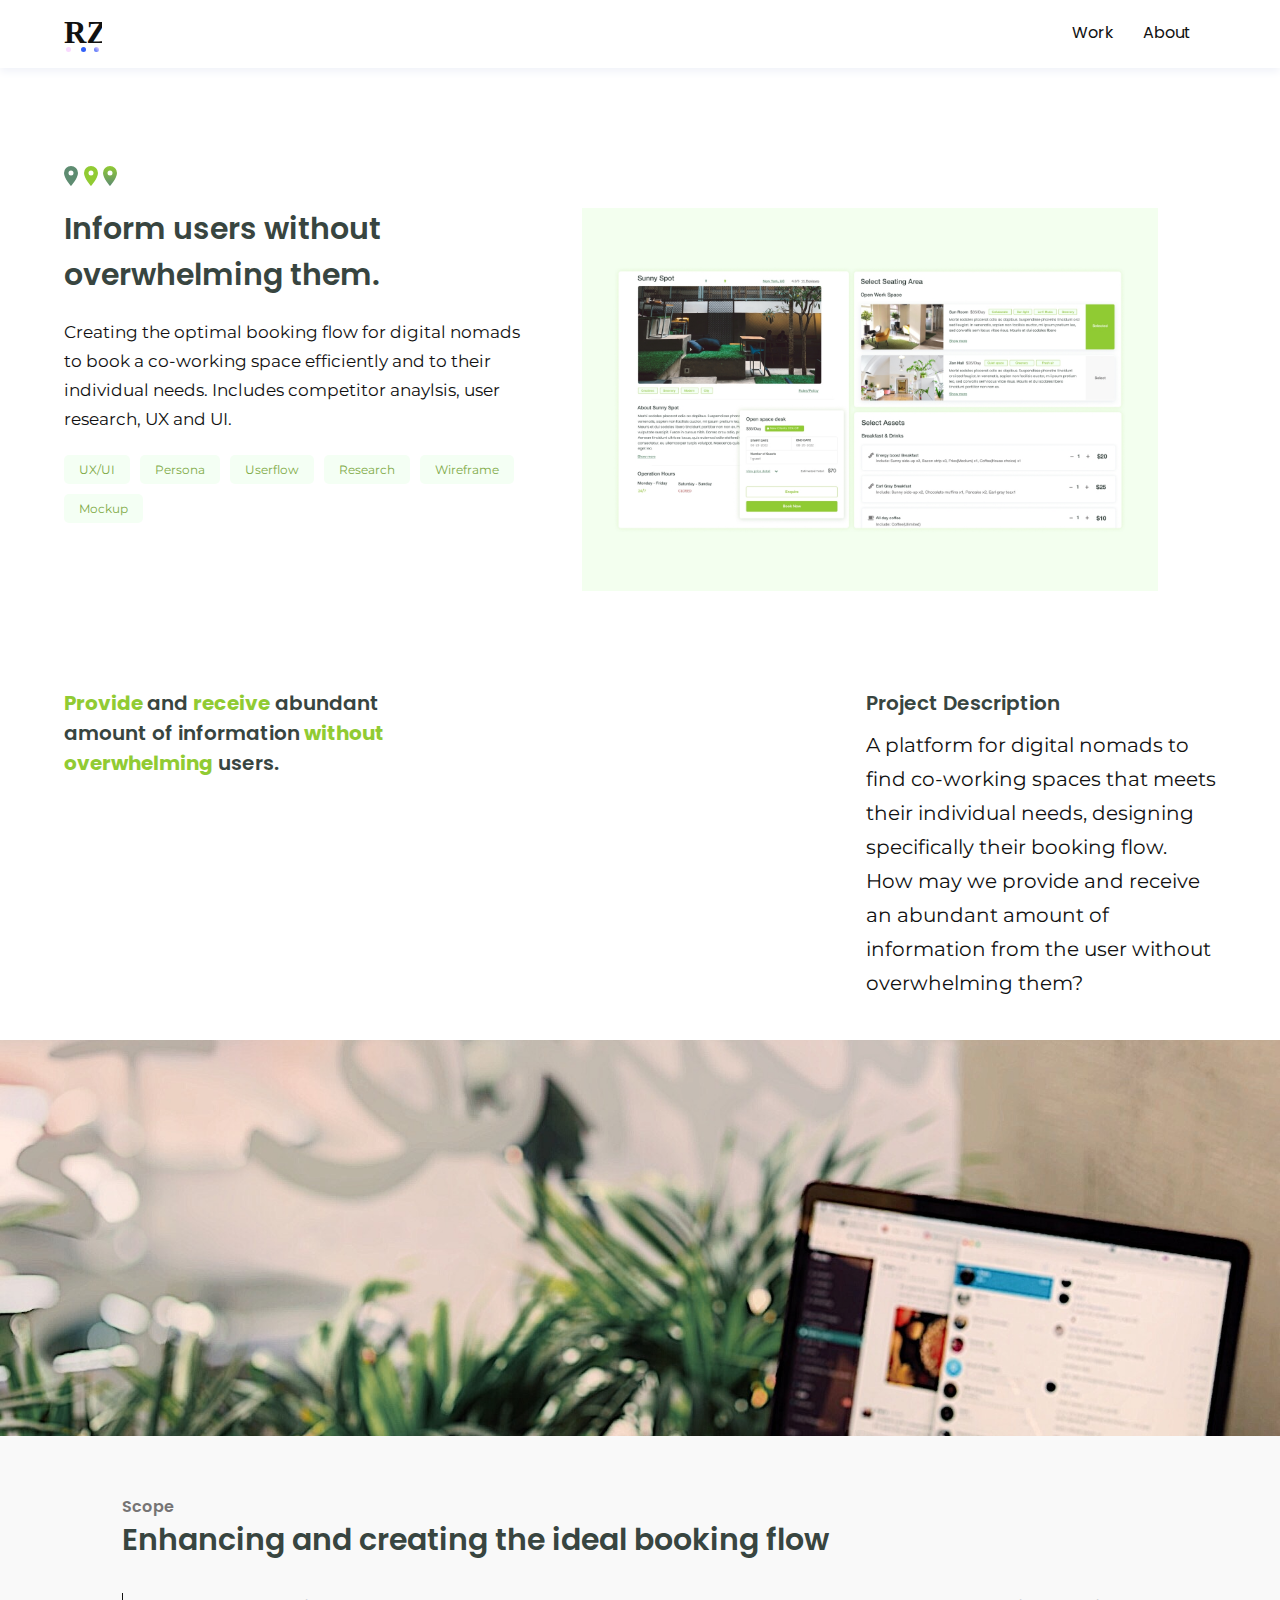
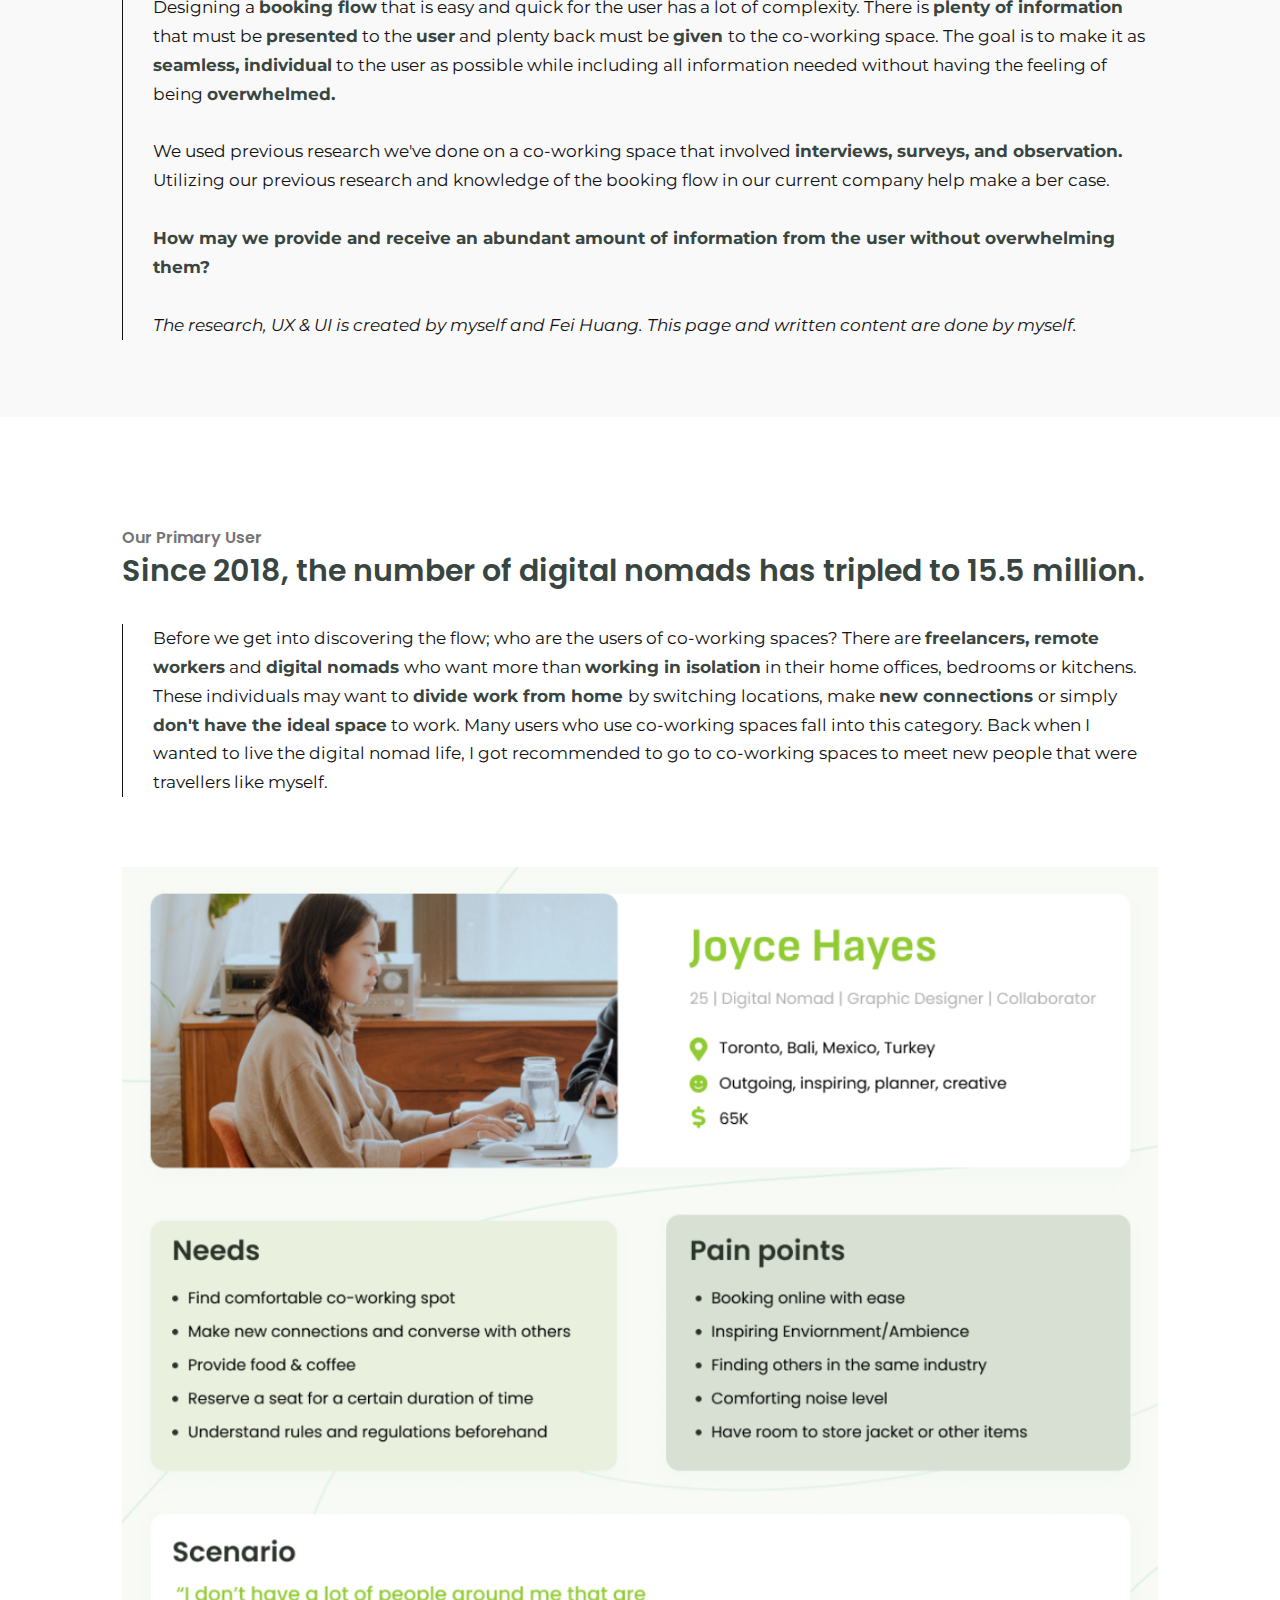
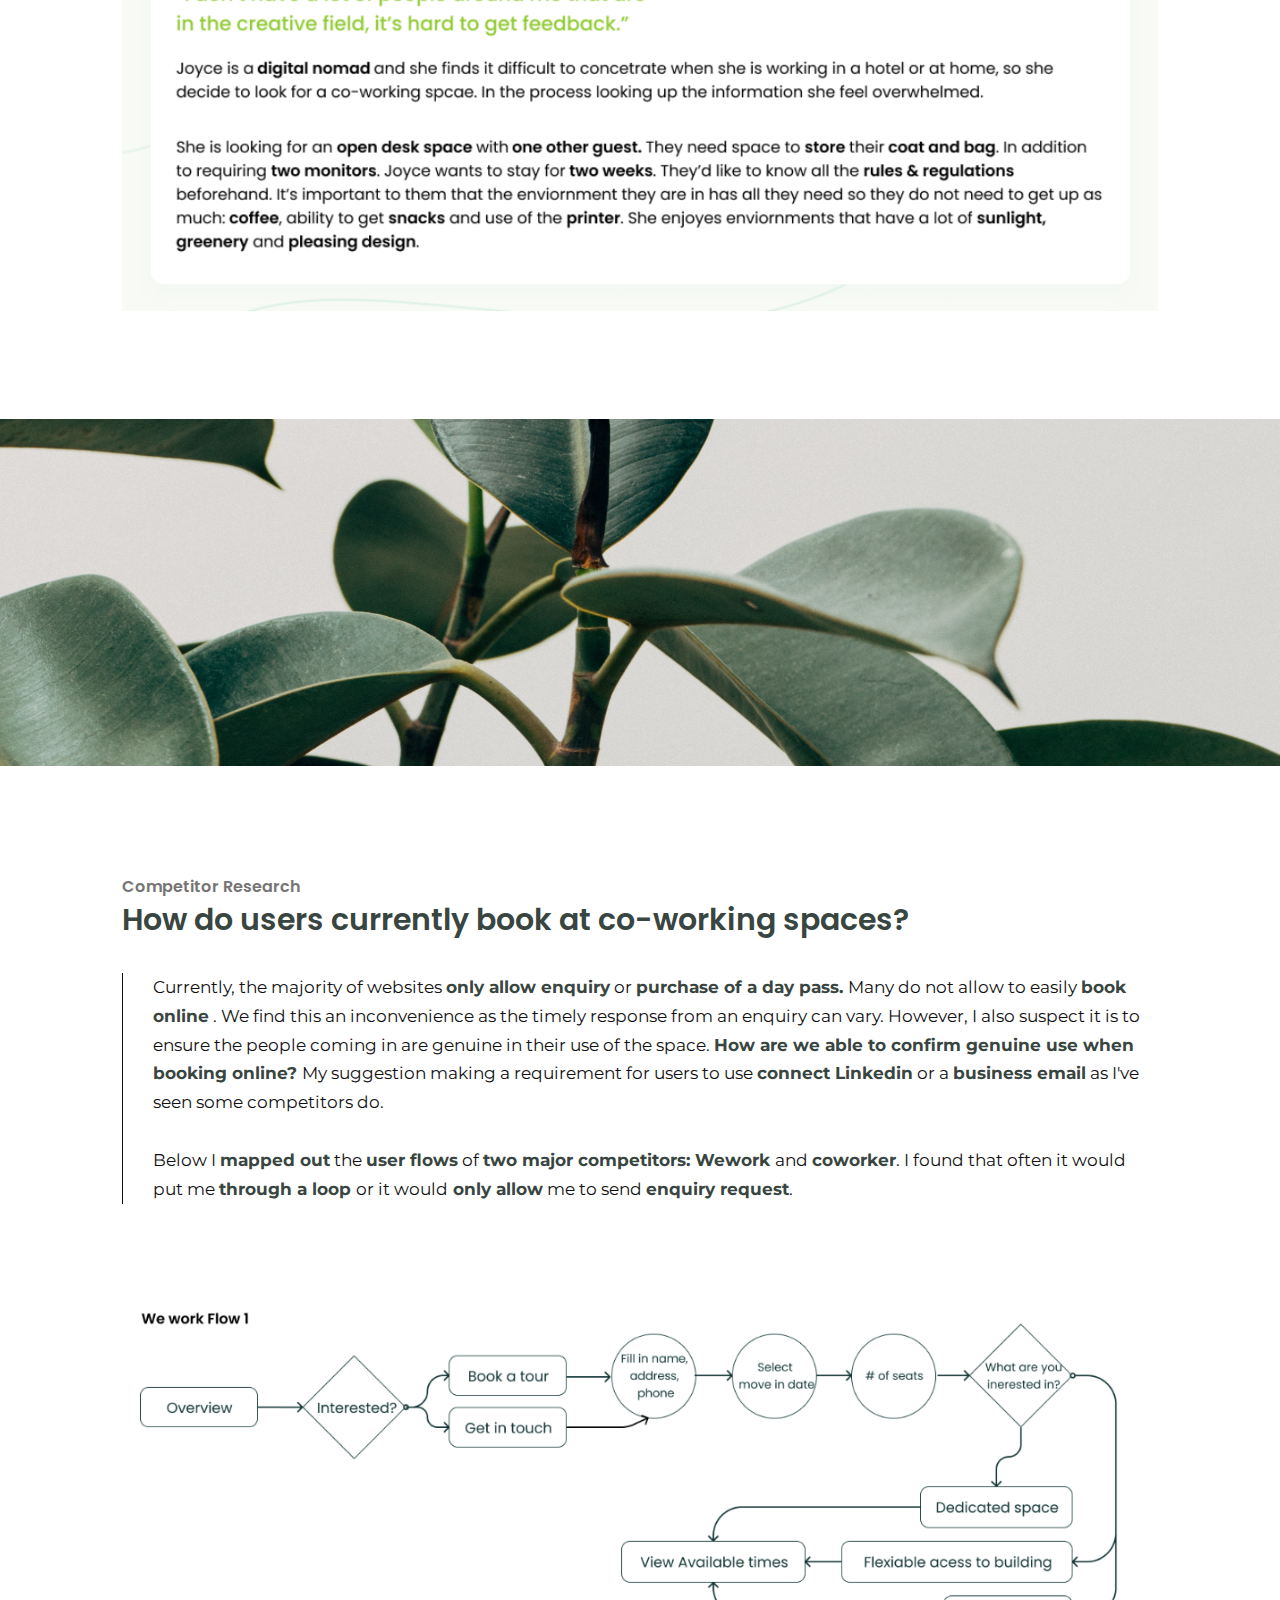
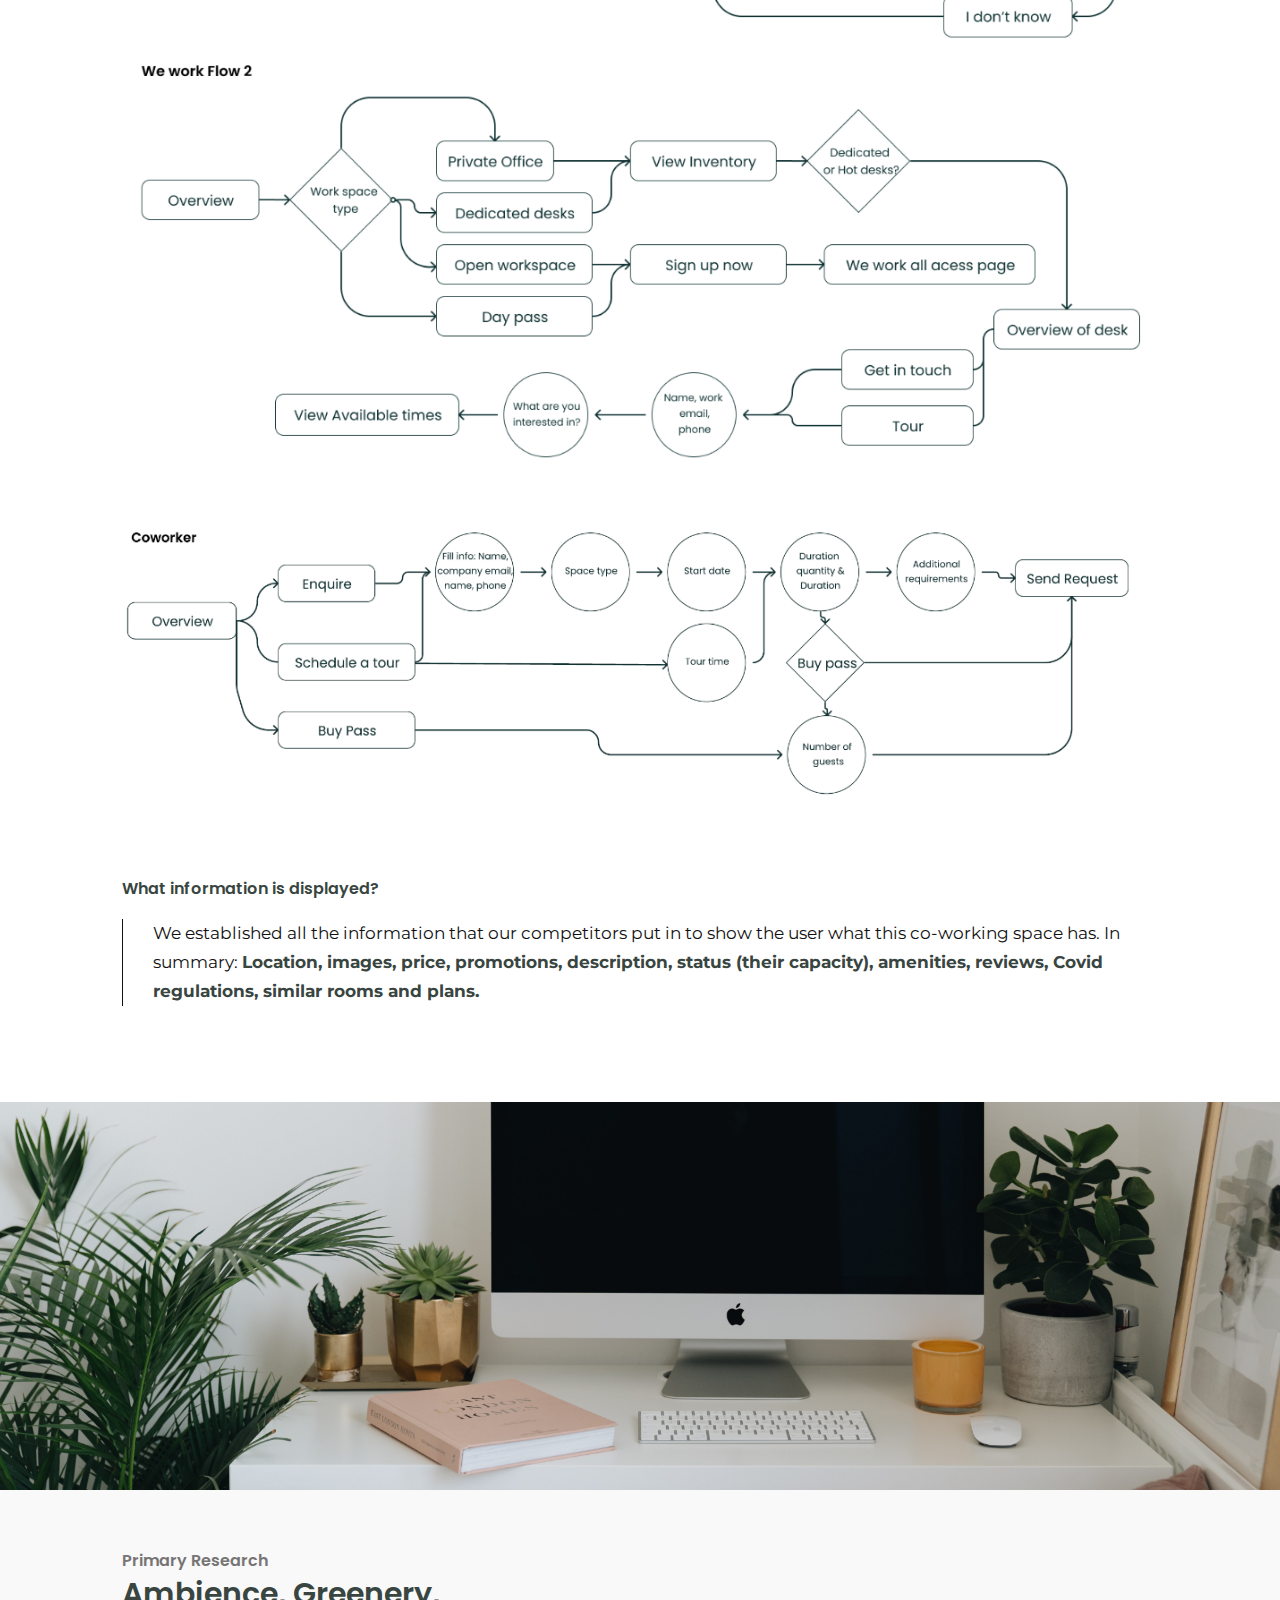
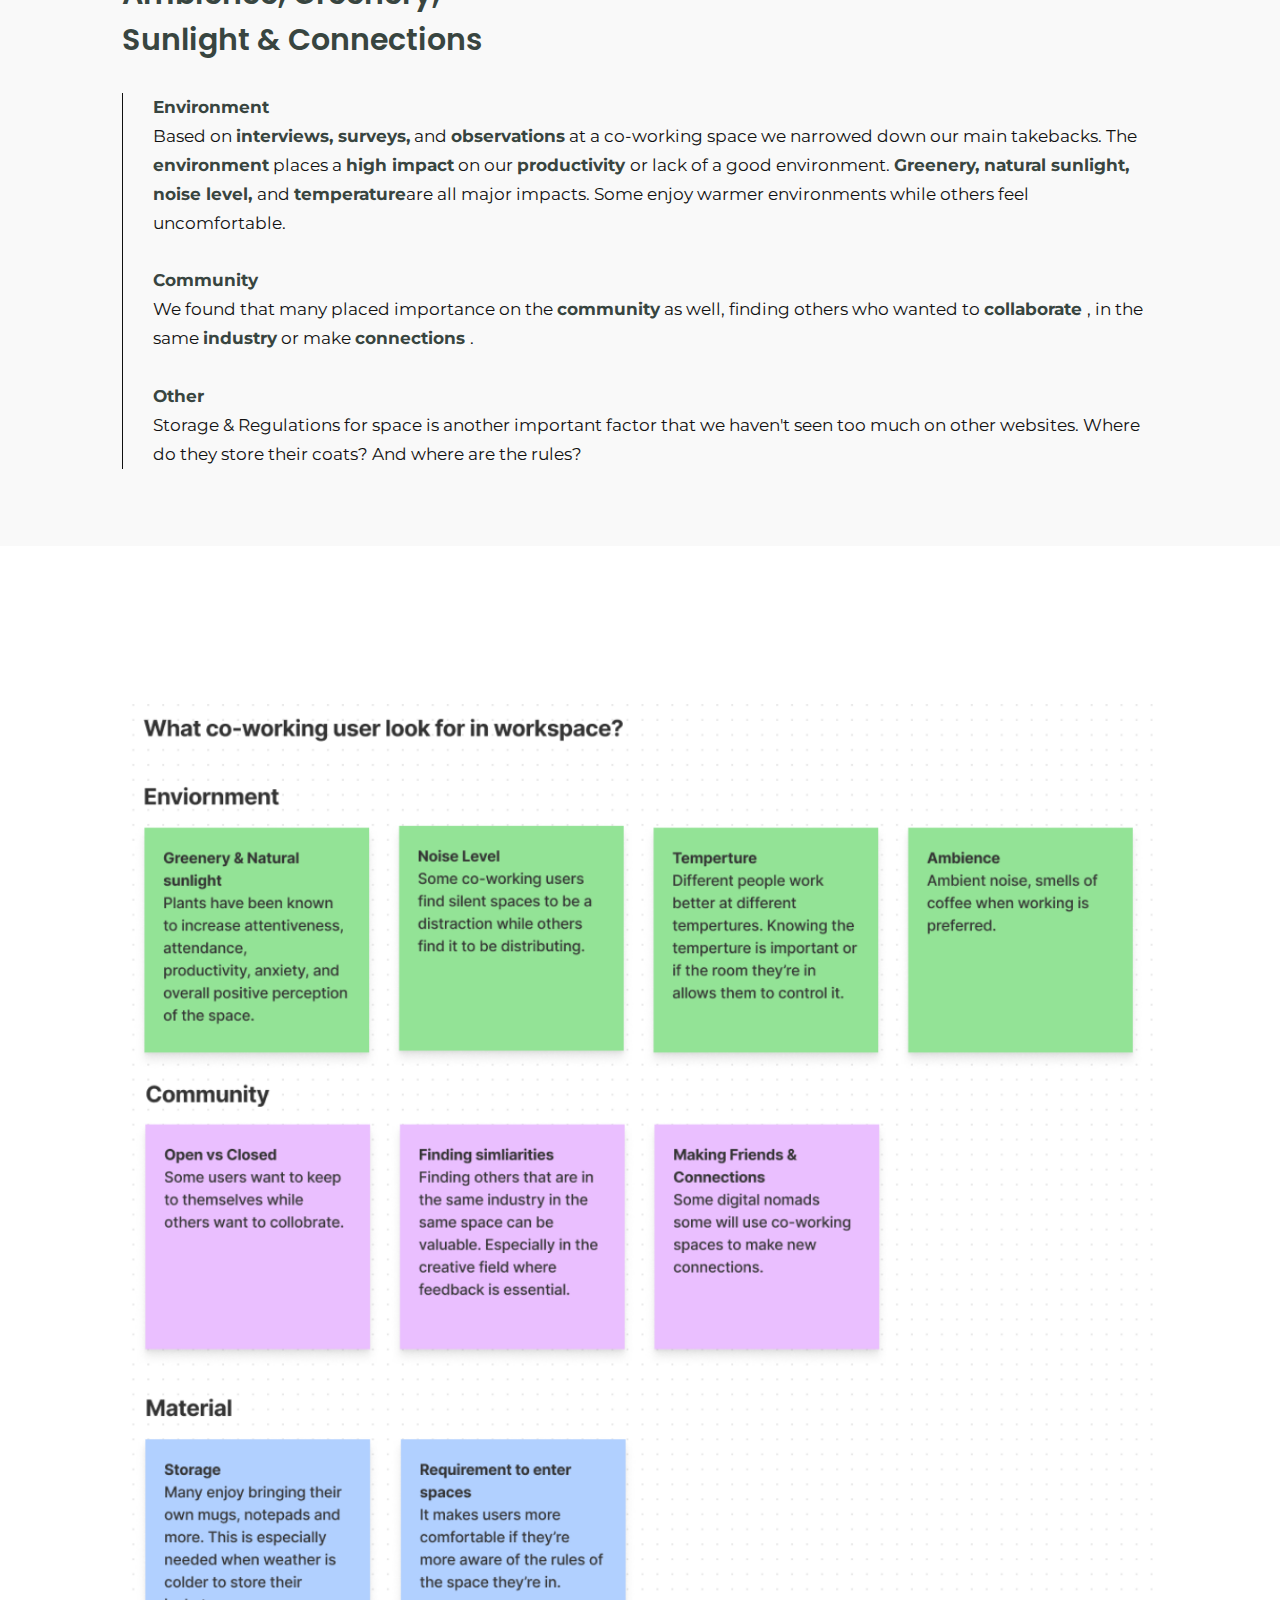
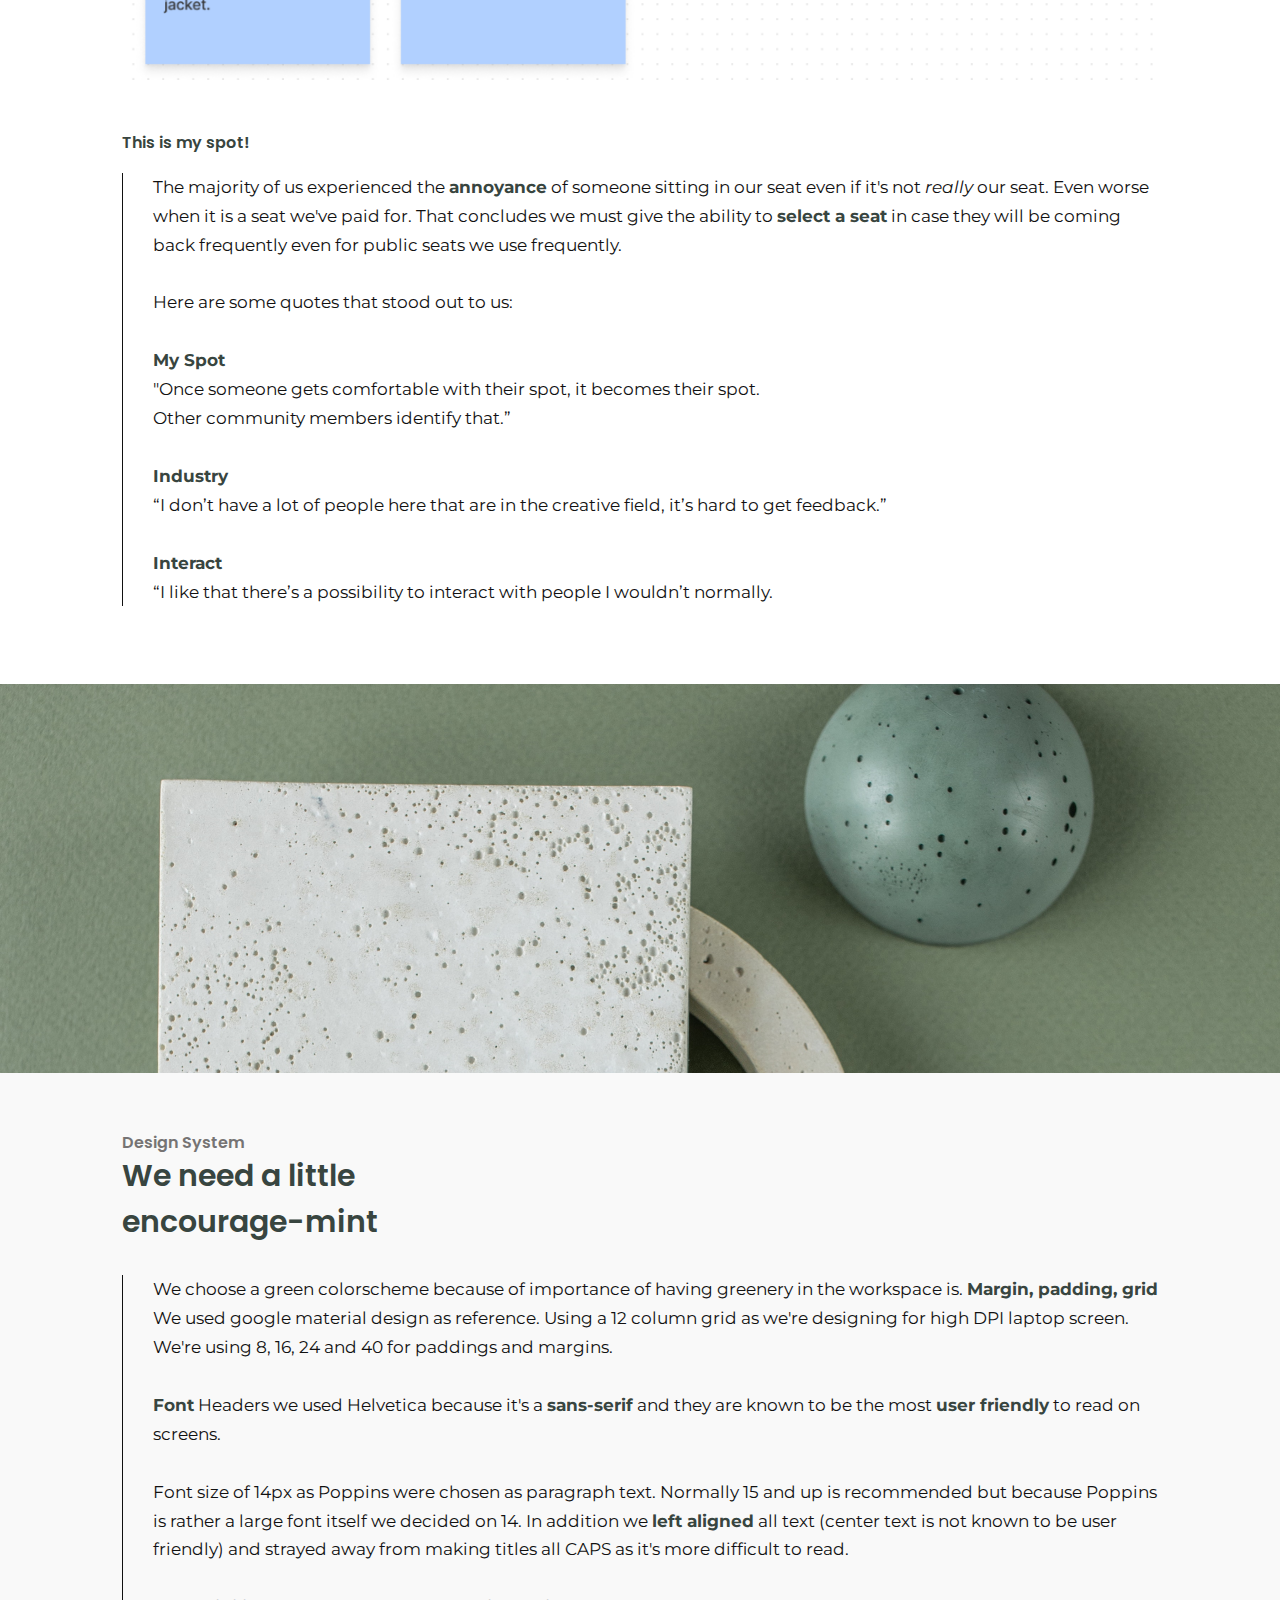
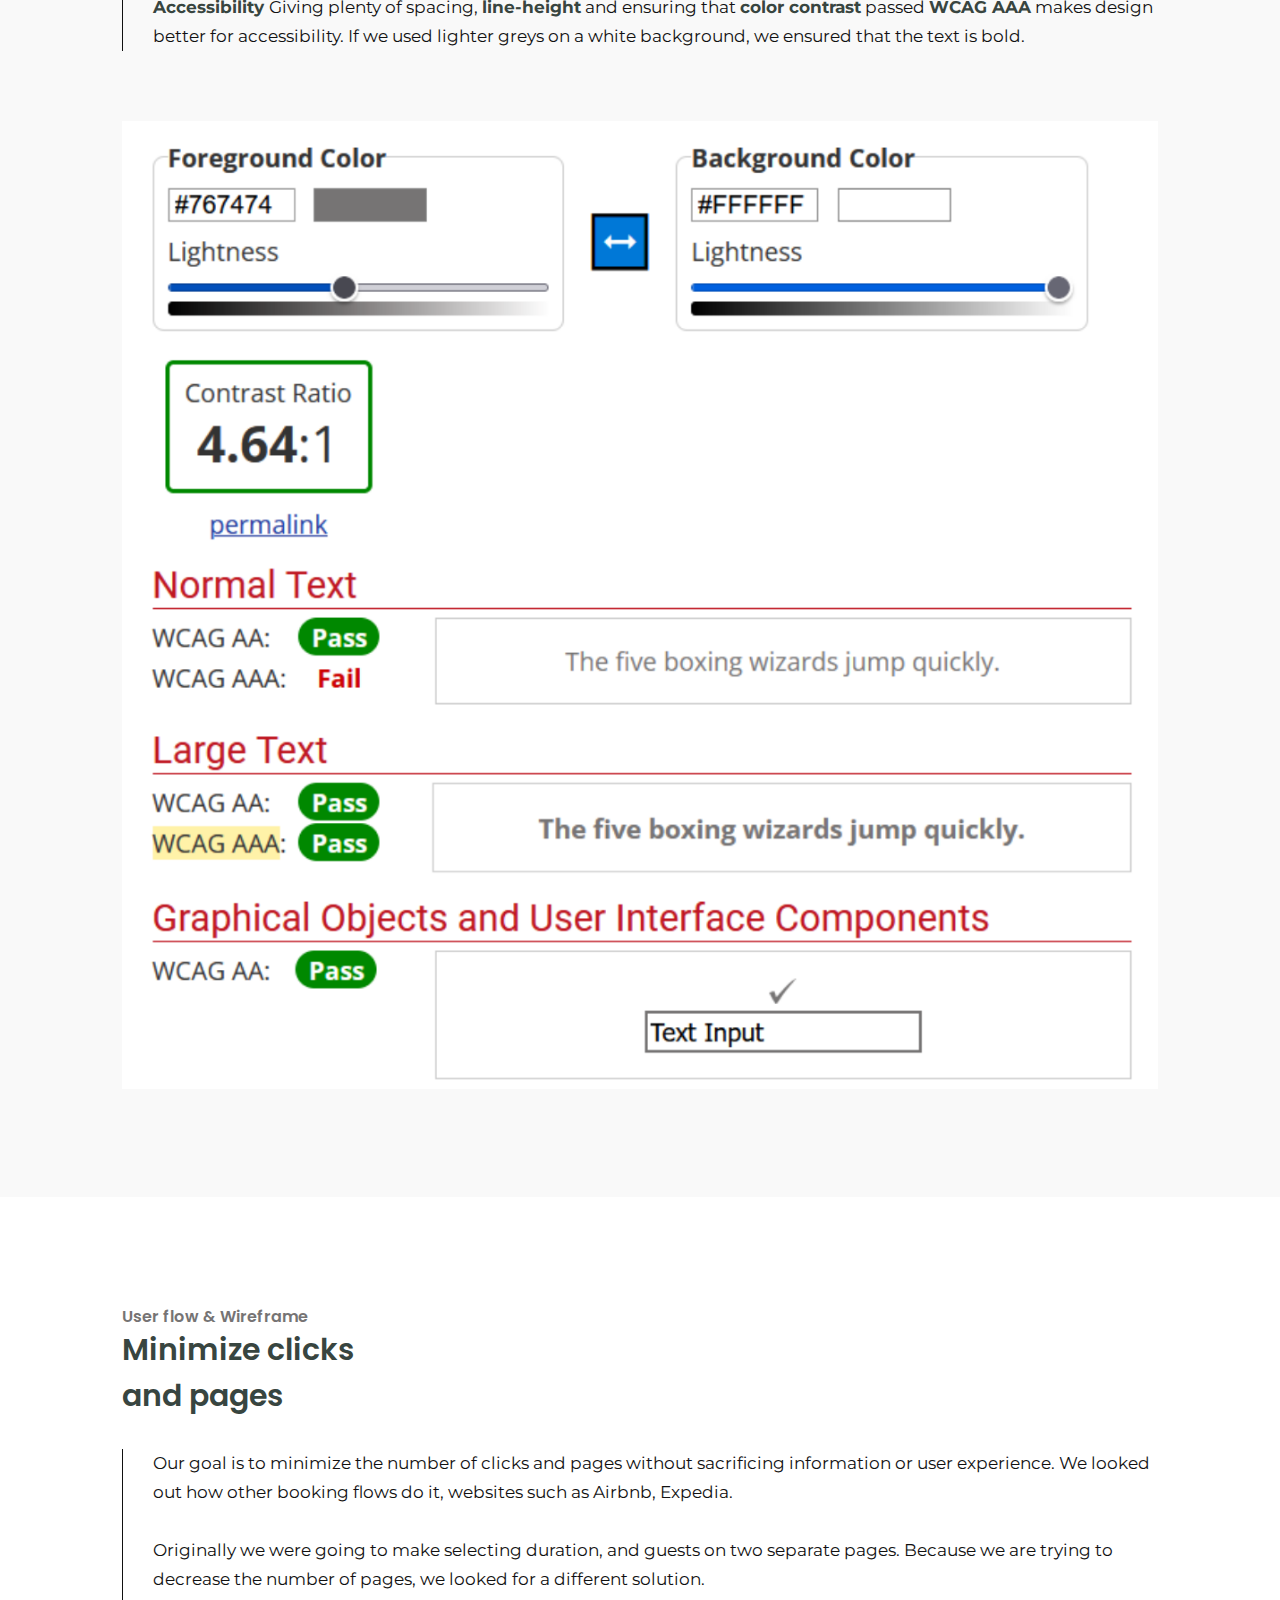
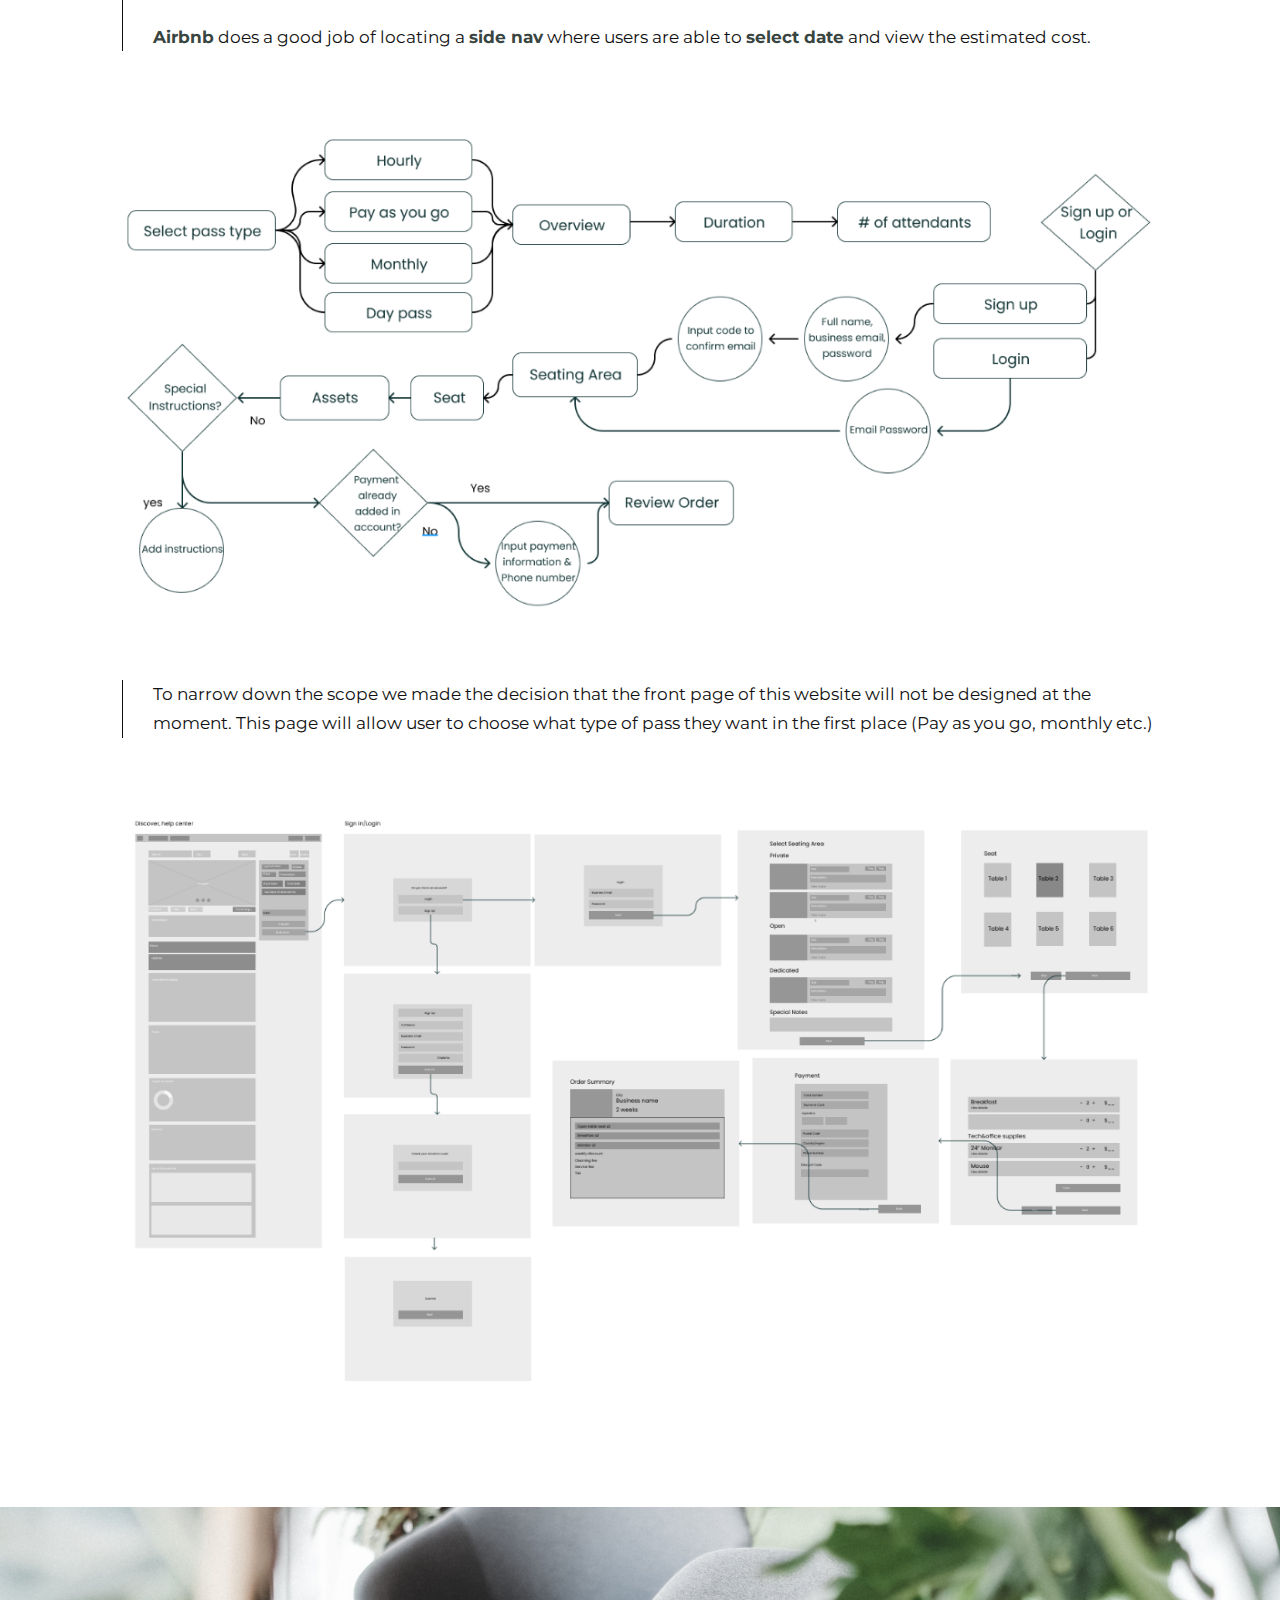
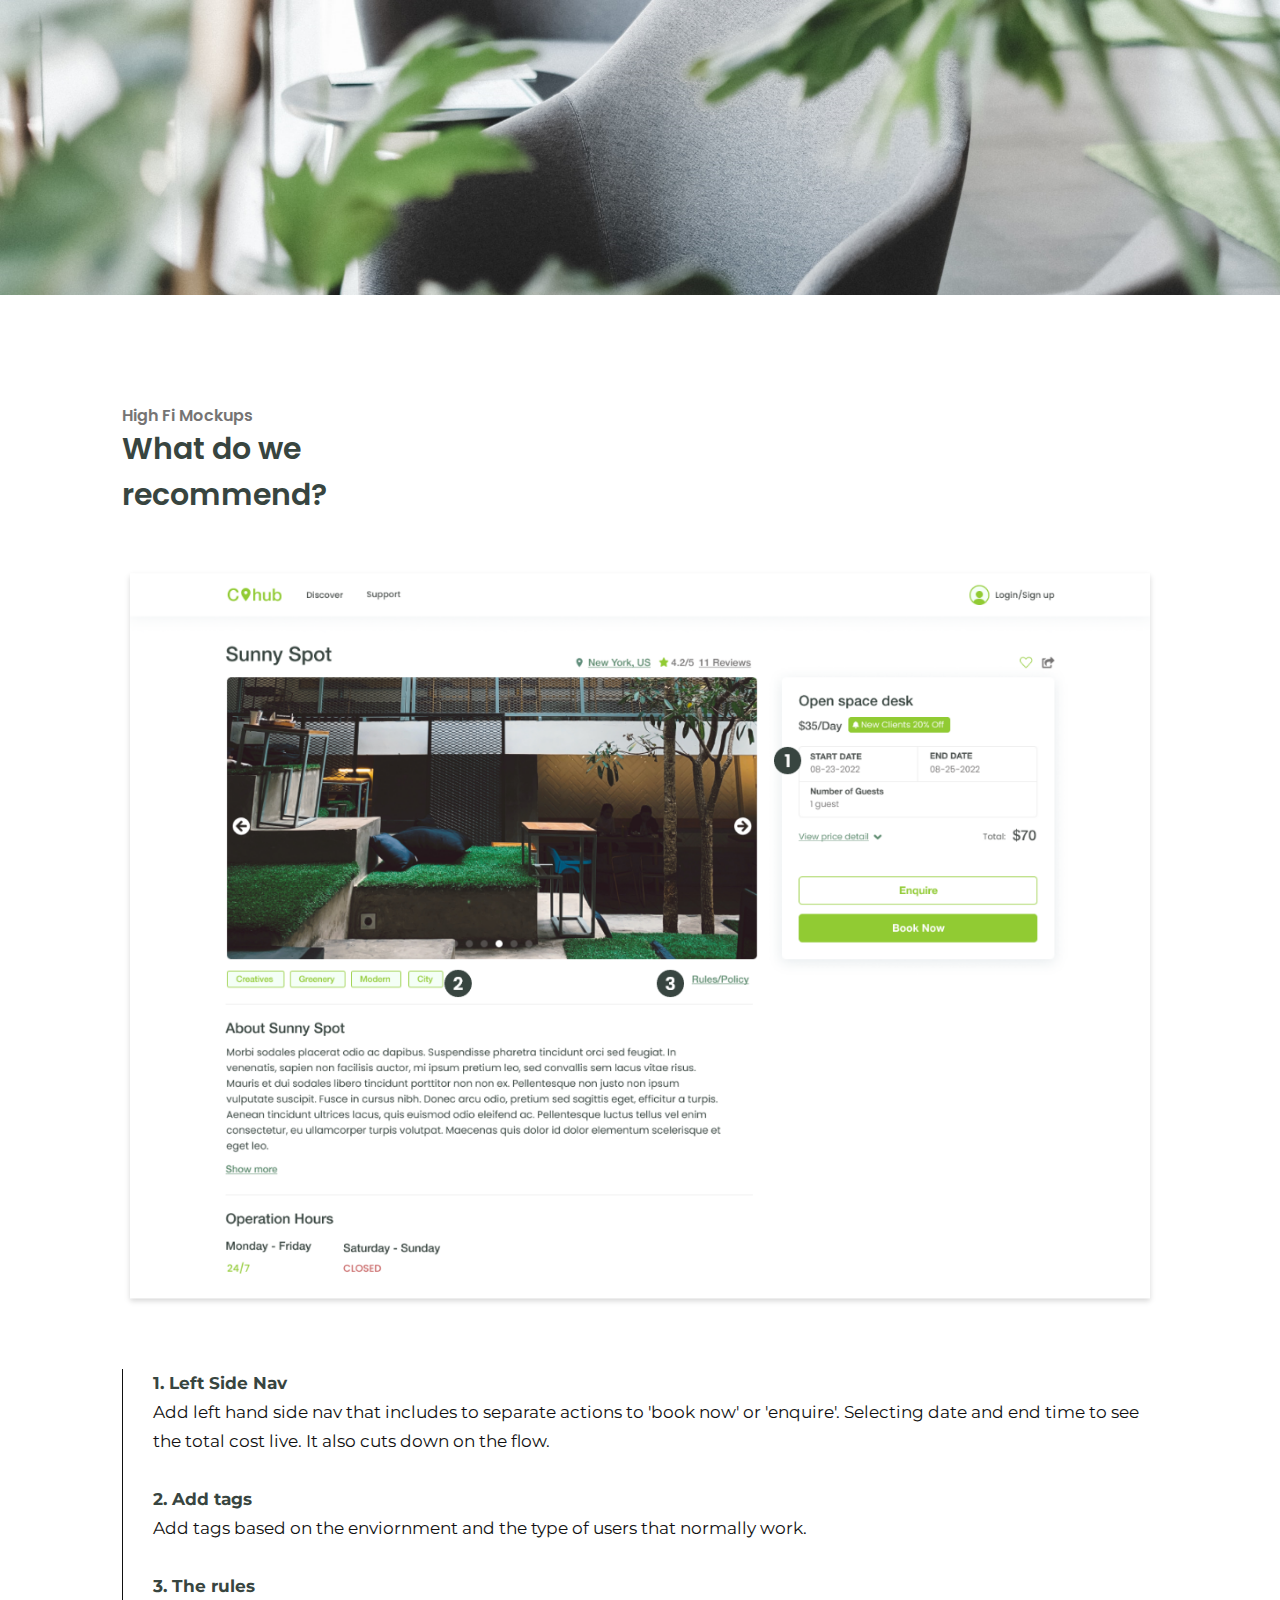
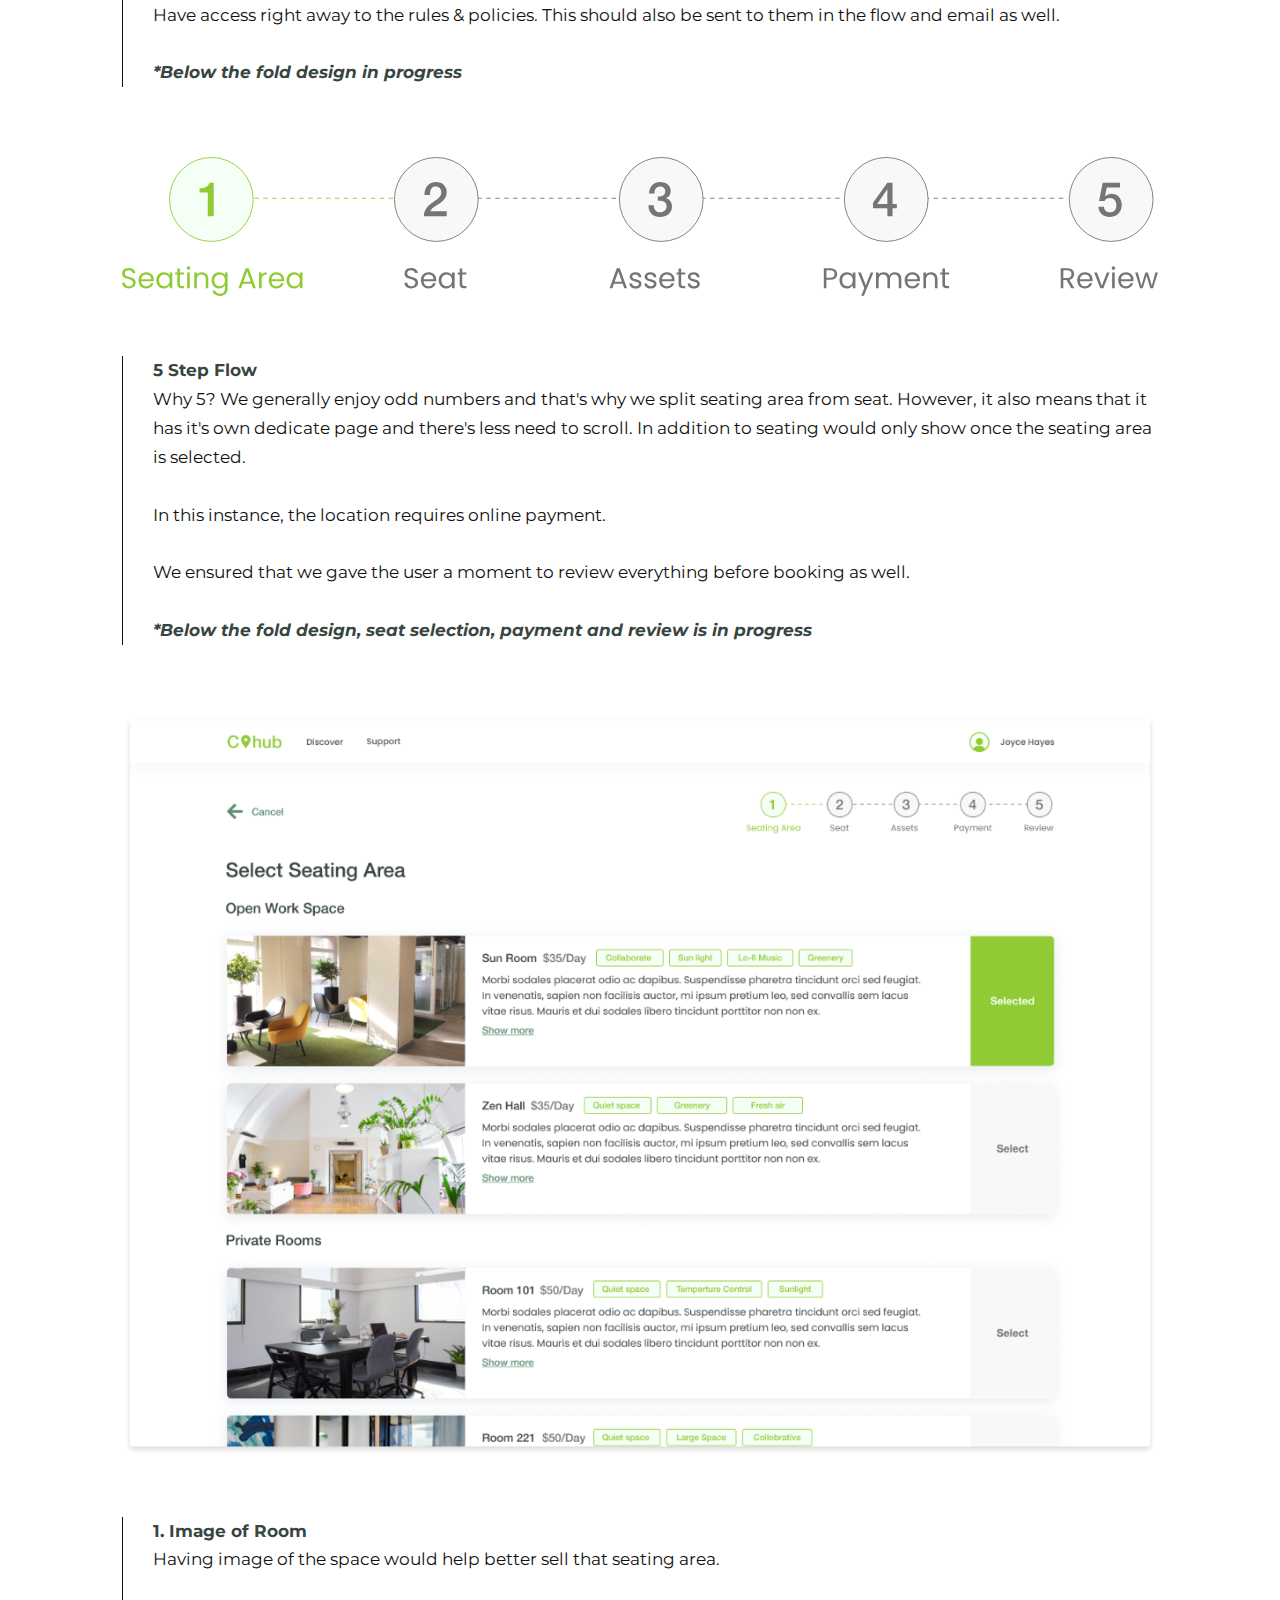
<file: cohub.html>
<!DOCTYPE html>

<html lang="en">

<head>
    <meta http-equiv="Content-Type" content="text/html; charset=UTF-8">

    <link rel="stylesheet" href="style.css">

    <link rel="shortcut icon" href="logoico.ico">



    <title>Risi Zani Portfolio Design</title>
    <meta name="viewport" content="width=device-width, initial-scale=1.0">
    <meta name="description" content="write description">
    <meta name="keywords" content="keywords">
    <meta name="author" content="Pixbyte Design">

    <head>


    </head>
    <style>
        strong {
            color: #91CB33;
        }


        .h3ontop {
            color: #767474;
        }

        h3 {
            color: #384540;
        }

        b {
            color: #384540;
        }



        .textcontent_holder {
            padding: 0px 0px 0px 0px;

        }
        
    </style>

<body>
    <div class="progress-container">
        <div class="progress-bar" id="myBar"></div>
    </div>
    <nav>
        <a href="index.html"> <img src="logo.svg" alt="risi zani" class="logo"></a>

        <!-- <a href="https://zrisi.com/about">Contact</a>  -->
        <div class="navlinks">


            <a href="index.html#work">Work</a>
            <a href="about.html">About</a>

        </div>

    </nav>


    <div class="wrapper" id="thetop">


        <div class="mainproject_holder">

            <div class="mainprojecttext_holder">
                <div class="cohubdots"></div>
                <h1 class="cohubcolor">Inform users without overwhelming them.</h1>
                <p>Creating the optimal booking flow for digital nomads to book a co-working space efficiently and to
                    their individual needs.
                    Includes competitor anaylsis, user research, UX and UI.
                </p>
                <!-- <a href="https://xd.adobe.com/view/85b83d6e-970f-40aa-b3bb-717b4e6a6f52-d0eb/?fullscreen&hints=on" target="_blank"><p class="prolink">Prototype Link</p></a> -->

                <div class="XPtags_con">
                    <div class="Xtags greentag">UX/UI</div>
                    <div class="Xtags greentag">Persona</div>
                    <div class="Xtags greentag">Userflow</div>
                    <div class="Xtags greentag">Research</div>
                    <div class="Xtags greentag">Wireframe</div>
                    <div class="Xtags greentag">Mockup</div>
            
                </div>
            </div>


            <img src="Cohub_pic.jpg" class="project_image"></img>

        </div>

        <div class="mainproject_holder">

            <div class="problemstate_name">
                <h2 class="cohubcolor"><strong>Provide </strong>and <strong>receive</strong> abundant
                    amount </strong> of information<strong> without overwhelming</strong> users.</h2>
            </div>


            <div class="problemstate">
                <h2 class="cohubcolor">Project Description</h2>
                <p>A platform for digital nomads to find co-working spaces that meets their individual needs, designing
                    specifically their booking flow. How may we provide and receive an abundant amount of information
                    from the user without overwhelming them?
                </p>
            </div>
        </div>

    </div>







    <img src="Cohub_banner1.png" alt="case image" class="banner"></img>

    <div class="wrapper" style="background-color:#F9F9F9">

        <div class="large_container" style="margin-top:0px;">

            <div class="textcontent_holder">

                <h3 class="h3ontop">Scope</h3>
                <h1 class="cohubcolor">Enhancing and creating the ideal booking flow</h1>

                <div class="paragraph_holder">
                    <p>Designing a <b>booking flow</b> that is easy and quick for the user has a lot of
                        complexity.
                        There is <b>plenty of information</b> that must be <b>presented</b>
                        to the
                        <b>user</b>
                        and plenty back must be
                        <b>given </b>
                        to the co-working space. The goal is to make it as
                        <b>seamless, individual</b>
                        to the user as possible while including all
                        information needed
                        without
                        having the feeling of being
                        <b>overwhelmed.</b>

                        <br><br>
                        We used previous research we've done on a co-working space that involved
                        <b> interviews, surveys, and observation.</b> Utilizing our previous research and knowledge of
                        the booking flow in our current company help make a ber case.

                        <br><br>
                        <b>How may we provide and receive an abundant amount of information
                            from the user without overwhelming them?</b>

                        <br><br>
                        <i> The research, UX & UI is created by myself and Fei Huang.
                            This page and written content are done by myself.</i>
                </div>


            </div>
        </div>
    </div>



    <div class="wrapper">
        <div class="large_container">




            <div class="textcontent_holder">

                <h3 class="h3ontop">Our Primary User</h3>
                <h1 class="cohubcolor">Since 2018, the number of digital nomads has tripled to 15.5 million.</h1>


                <div class="paragraph_holder">
                    <p>Before we get into discovering the flow; who are the users of co-working spaces?
                        There are
                        <b> freelancers, remote workers</b>
                        and
                        <b> digital nomads </b>
                        who want more than
                        <b> working in isolation</b>
                        in their home offices, bedrooms or kitchens. These individuals may want to
                        <b> divide work from home </b>
                        by switching locations, make
                        <b> new connections </b>
                        or simply
                        <b> don't have the ideal space</b>
                        to work. Many users who use co-working spaces fall into this category. Back when I wanted to
                        live the digital nomad life, I got recommended to go to co-working spaces to meet new people
                        that were travellers like myself. </p>
                </div>





                <img src="Cohub_persona.png" alt="ecobin" class="caseimage"></img>

            </div>







        </div>
    </div>

    <img src="Cohub_banner2.png" alt="ecobin wins" class="banner"></img>

    <div class="wrapper">
        <div class="large_container">


            <div class="textcontent_holder">

                <h3 class="h3ontop">Competitor Research</h3>
                <h1 class="cohubcolor">How do users currently book at co-working spaces?</h1>



                <div class="paragraph_holder">
                    <p>Currently, the majority of websites
                        <b>only allow enquiry</b>
                        or
                        <b> purchase of a day pass. </b>
                        Many do not allow to easily
                        <b> book online</b>
                        . We find this an inconvenience as the
                        timely response from an enquiry can vary. However, I also suspect it is to
                        ensure the people coming in are genuine in their use of the space. <b>How are
                            we able to confirm genuine use when booking online? </b> My suggestion making
                        a requirement for users to use <b> connect Linkedin</b> or a <b> business email</b> as I've
                        seen some competitors do.

                        <br> <br>

                        Below I <b> mapped out</b> the <b>user flows</b> of <b> two major competitors: Wework </b>and
                        <b> coworker</b>.
                        I found that often it would put me <b> through a loop </b>or it would<b> only allow</b> me to
                        send <b> enquiry request</b>. </p>
                    <br>

                </div>
                <img src="Cohub_comp_flow.png" alt="ecobin" class="caseimage"></img>

            </div>

            <div class="textcontent_holder">

                <h3>What information is displayed?</h3>

                <div class="paragraph_holder">
                    <p>We established all the information that our competitors
                        put in to show the user what this co-working space has.
                        In summary: <b>Location, images, price, promotions, description, status
                            (their capacity), amenities, reviews, Covid regulations, similar
                            rooms and plans. </b></p>
                    <br>

                </div>


            </div>



        </div>
    </div>





    <img src="Cohub_banner3.png" alt="heart" class="banner"></img>

    <div class="wrapper" style="background-color:#F9F9F9">

        <div class="large_container" style="margin-top:0px;">

            <div class="textcontent_holder">

                <h3 class="h3ontop">Primary Research</h3>
                <h1 class="cohubcolor">Ambience, Greenery, <br>Sunlight & Connections</h1>

                <div class="paragraph_holder">
                    <p><b>Environment </b><br>
                        Based on <b>interviews, surveys,</b> and <b>observations</b> at
                        a co-working space we narrowed down our main takebacks.
                        The <b>environment</b> places a <b>high impact</b> on our <b>productivity </b>
                        or lack of a good environment. <b>Greenery, natural sunlight,
                            noise level, </b> and <b>temperature</b>are all major impacts. Some
                        enjoy warmer environments while others feel uncomfortable.
                        <br><br>
                        <b> Community</b><br>
                        We found that many placed importance on the <b>community</b>
                        as well, finding others who wanted to <b> collaborate </b>, in
                        the same <b> industry</b> or make <b>connections </b>.
                        <br><br>
                        <b> Other</b><br>
                        Storage & Regulations for space is another important
                        factor that we haven't seen too much on other websites.
                        Where do they store their coats? And where are the rules?
                </div>


            </div>
        </div>
    </div>

    <div class="wrapper">

        <div class="large_container">
            <img src="Cohub_sticky.png" alt="ecobin" class="caseimage"></img>
            <div class="textcontent_holder">

                <h3>This is my spot!</h3>

                <div class="paragraph_holder">
                    <p> The majority of us experienced the <b>annoyance</b> of
                        someone sitting in our seat even if it's not <i>really</i> our seat.
                        Even worse when it is a seat we've paid for. That concludes
                        we must give the ability to <b>select a seat</b> in case they will
                        be coming back frequently even for public seats we use frequently.
                        <br><br>
                        Here are some quotes that stood out to us:
                        <br><br>
                        <b>My Spot</b><br>
                        "Once someone gets comfortable with their spot, it becomes their spot.<br> Other
                        community members identify that.”
                        <br><br>
                        <b> Industry</b><br>
                        “I don’t have a lot of people here that are in the creative field, it’s hard to get feedback.”
                        <br><br>
                        <b>Interact</b><br>
                        “I like that there’s a possibility to interact with people I wouldn’t normally.
                    </p>


                </div>
            </div>
        </div>
    </div>


    <img src="Cohub_banner4.png" alt="heart" class="banner"></img>

    <div class="wrapper" style="background-color:#F9F9F9">

        <div class="large_container" style="margin-top:0px;">

            <div class="textcontent_holder">

                <h3 class="h3ontop">Design System</h3>
                <h1 class="cohubcolor">We need a little <br>encourage-mint</h1>

                <div class="paragraph_holder">
                    <p> We choose a green colorscheme
                        because of importance of having greenery in the workspace is.

                        <b>Margin, padding, grid</b>
                        We used google material design as reference.
                        Using a 12 column grid as we're designing for
                        high DPI laptop screen. We're using 8, 16, 24 and 40
                        for paddings and margins.
                        <br><br>
                        <b>Font</b>
                        Headers we used Helvetica because it's a <b>sans-serif</b> and they are
                        known to be the most <b>user friendly</b> to read on screens.
                        <br><br>
                        Font size of 14px as Poppins were chosen as paragraph text.
                        Normally 15 and up is recommended but because Poppins is rather
                        a large font itself we decided on 14. In addition we <b>left aligned</b>
                        all text (center text is not known to be user friendly) and
                        strayed away from making titles all CAPS as it's more difficult to read.
                        <br><br>
                        <b> Accessibility </b>
                        Giving plenty of spacing, <b>line-height</b> and ensuring that
                        <b>color contrast</b> passed <b>WCAG AAA</b> makes design better for
                        accessibility. If we used lighter greys on a white background,
                        we ensured that the text is bold. </p>


                </div>


            </div>
            <img src="Cohub_contrast.png" alt="ecobin" class="caseimage"></img>
        </div>

    </div>



    <div class="wrapper">

        <div class="large_container">

            <div class="textcontent_holder">

                <h3 class="h3ontop">User flow & Wireframe</h3>
                <h1 class="cohubcolor">Minimize clicks <br>
                    and pages</h1>

                <div class="paragraph_holder">
                    <p>Our goal is to minimize the number of clicks and pages without sacrificing information or user
                        experience. We looked out how other booking flows do it, websites such as Airbnb, Expedia.
                        <br> <br>
                        Originally we were going to make selecting duration, and guests on two separate pages. Because
                        we are trying to decrease the number of pages, we looked for a different solution.
                        <br> <br>
                        <b>Airbnb</b> does a good job of locating a <b>side nav</b> where users
                        are able to <b>select date</b> and view the </b>estimated cost</b>. </p>


                </div>


            </div>
            <img src="Cohub_flow.png" alt="ecobin" class="caseimage"></img>
            <div class="textcontent_holder">



                <div class="paragraph_holder">
                    <p> To narrow down the scope we made the decision that the front page
                        of this website will not be designed at the moment. This page will
                        allow user to choose what type of pass they want in the first place
                        (Pay as you go, monthly etc.) </p>


                </div>
                <img src="Cohub_wireframe.png" alt="ecobin" class="caseimage"></img>

            </div>
        </div>

    </div>


    <img src="Cohub_banner5.png" alt="heart" class="banner"></img>

    <div class="wrapper">

        <div class="large_container">

            <div class="textcontent_holder">

                <h3 class="h3ontop">High Fi Mockups</h3>
                <h1 class="cohubcolor">What do we <br> recommend?</h1>
                <img src="Cohub_overview.png" alt="ecobin" class="caseimage"></img>
                <div class="paragraph_holder">
                    <p> <b>1. Left Side Nav </b><br>
                        Add left hand side nav that includes to separate actions to 'book now' or 'enquire'.

                        Selecting date and end time to see the total cost live. It also cuts down on the flow.
                        <br><br>
                        <b> 2. Add tags</b><br>
                        Add tags based on the enviornment and the type of users that normally work.
                        <br><br>
                        <b>3. The rules</b><br>
                        Have access right away to the rules & policies. This should also be sent to them in the flow and
                        email as well.
                        <br><br>
                        <i> <b> *Below the fold design in progress</b></i> </p>

                </div>
                <img src="Cohub_5step.svg" alt="ecobin" class="caseimage"></img>

                <div class="paragraph_holder">
                    <p> <b>5 Step Flow </b><br>
                        Why 5? We generally enjoy odd numbers and that's why we split seating area from seat. However,
                        it also means that it has it's own dedicate page and there's less need to scroll. In addition to
                        seating would only show once the seating area is selected.
                        <br><br>
                        In this instance, the location requires online payment.
                        <br><br>
                        We ensured that we gave the user a moment to review everything before booking as well.
                        <br><br>
                        <i> <b> *Below the fold design, seat selection, payment and review is in progress</b></i>
                    </p>

                </div>

                <img src="Cohub_area.png" alt="ecobin" class="caseimage"></img>

                <div class="paragraph_holder">
                    <p> <b>1. Image of Room </b><br>
                        Having image of the space would help better sell that seating area.
                        <br><br>
                        <b> 2. Tags to sell location</b><br>
                        Including the type of enviornment, such as "quiet" or "collaborative"
                        <br><br>
                        <b>3. Show more
                        </b><br>
                        This would display the unique amenities that specific room has.
                        <br><br>
                    </p>

                </div>
                <img src="Cohub_asset.png" alt="ecobin" class="caseimage"></img>
                <div class="paragraph_holder">
                    <p>Allow users to select what they need before they arrive, and discover if this is an additional
                        cost. This step is also made to be skippable.


                    </p>

                </div>

            </div>

        </div>

    </div>


    <img src="Cohub_banner6.png" alt="heart" class="banner"></img>

    <div class="wrapper">

        <div class="large_container">

            <div class="textcontent_holder">

                <h3 class="h3ontop">Summary</h3>
                <h1 class="cohubcolor">How to condense a long flow?</h1>

                <div class="paragraph_holder">
                    <p>- Contain information required such as duration, 
                        and guests at the start, and allow users to see
                        what this may cost them.
                        <br><br>
                        - Only include what's relevant to their flow. Have they booked this place before? There should
                        be an option to quickly book it again if they already have an account *this design is in
                        progress
                        <br><br>
                        - Combine some elements as we did with duration and guest. Select Area and seat could have been
                        combined as well if this flow was even longer.
                        <br><br>
                        - Ensure you give them a 'skip' button.
                        <br><br>
                        - Have 'view details' to hide long information
                        <br><br>
                        This project is in progress. We're looking forward to finishing the UI and conducting some user
                        tests.
                    </p>


                </div>


            </div>
          
        </div>

    </div>

  
    <div class="wrapper" style="background-color:#F9F9F9">

        <div class="large_container" style="margin-top:0px;">

            <div class="textcontent_holder">
                <h3>Need an experienced research-driven designer, 
                    to improve your software on your team?
                    </h3>
                <h1>I'm currently open for a <strong>full-time remote UX/UI </strong>or <strong>Product Design</strong> position. </strong></h1>
                <h3>Contact me at z.risi@yahoo.ca</h2><br>
                <a href="about.html"><p class="prolink" style="color: #91CB33;">View about me & my experiences</p></a><br>
                <a href="index.html"><p class="prolink" style="color: #91CB33;">View more work</p></a><br>
                <a href="#thetop"><p class="prolink" style="color: #91CB33;">Go to top</p></a><br>
            </div>
           
      
            </div>
        </div>
    <footer>
        <img src="logo.svg" alt="risi zani" class="logo">
        
        <!-- <a href="https://zrisi.com/about">Contact</a>  -->
        <div class="socialmedia" style="margin-bottom:20px;">
           <!-- <a href="https://www.instagram.com/zrisi.designs/" target="_blank" class="scale"><img
                    src="instagram.svg"></a>-->
            <!-- <a href="https://www.behance.net/riseldazani" target="_blank" class="scale"><img src="behance.svg"
                    alt="facebook"></a> -->
            <a href="https://www.linkedin.com/in/risiz/" target="_blank" class="scale"><img src="linkedin.svg"></a>
    
          <!--  <a href="https://dribbble.com/risiz/" target="_blank" class="scale"><img src="dribble.svg"></a> -->

        </div>
    </footer>




    <script>
        // When the user scrolls the page, execute myFunction 
        window.onscroll = function () {
            myFunction()
        };

        function myFunction() {
            var winScroll = document.body.scrollTop || document.documentElement.scrollTop;
            var height = document.documentElement.scrollHeight - document.documentElement.clientHeight;
            var scrolled = (winScroll / height) * 100;
            document.getElementById("myBar").style.width = scrolled + "%";
        }
    </script>









</body>

</html>
</file>
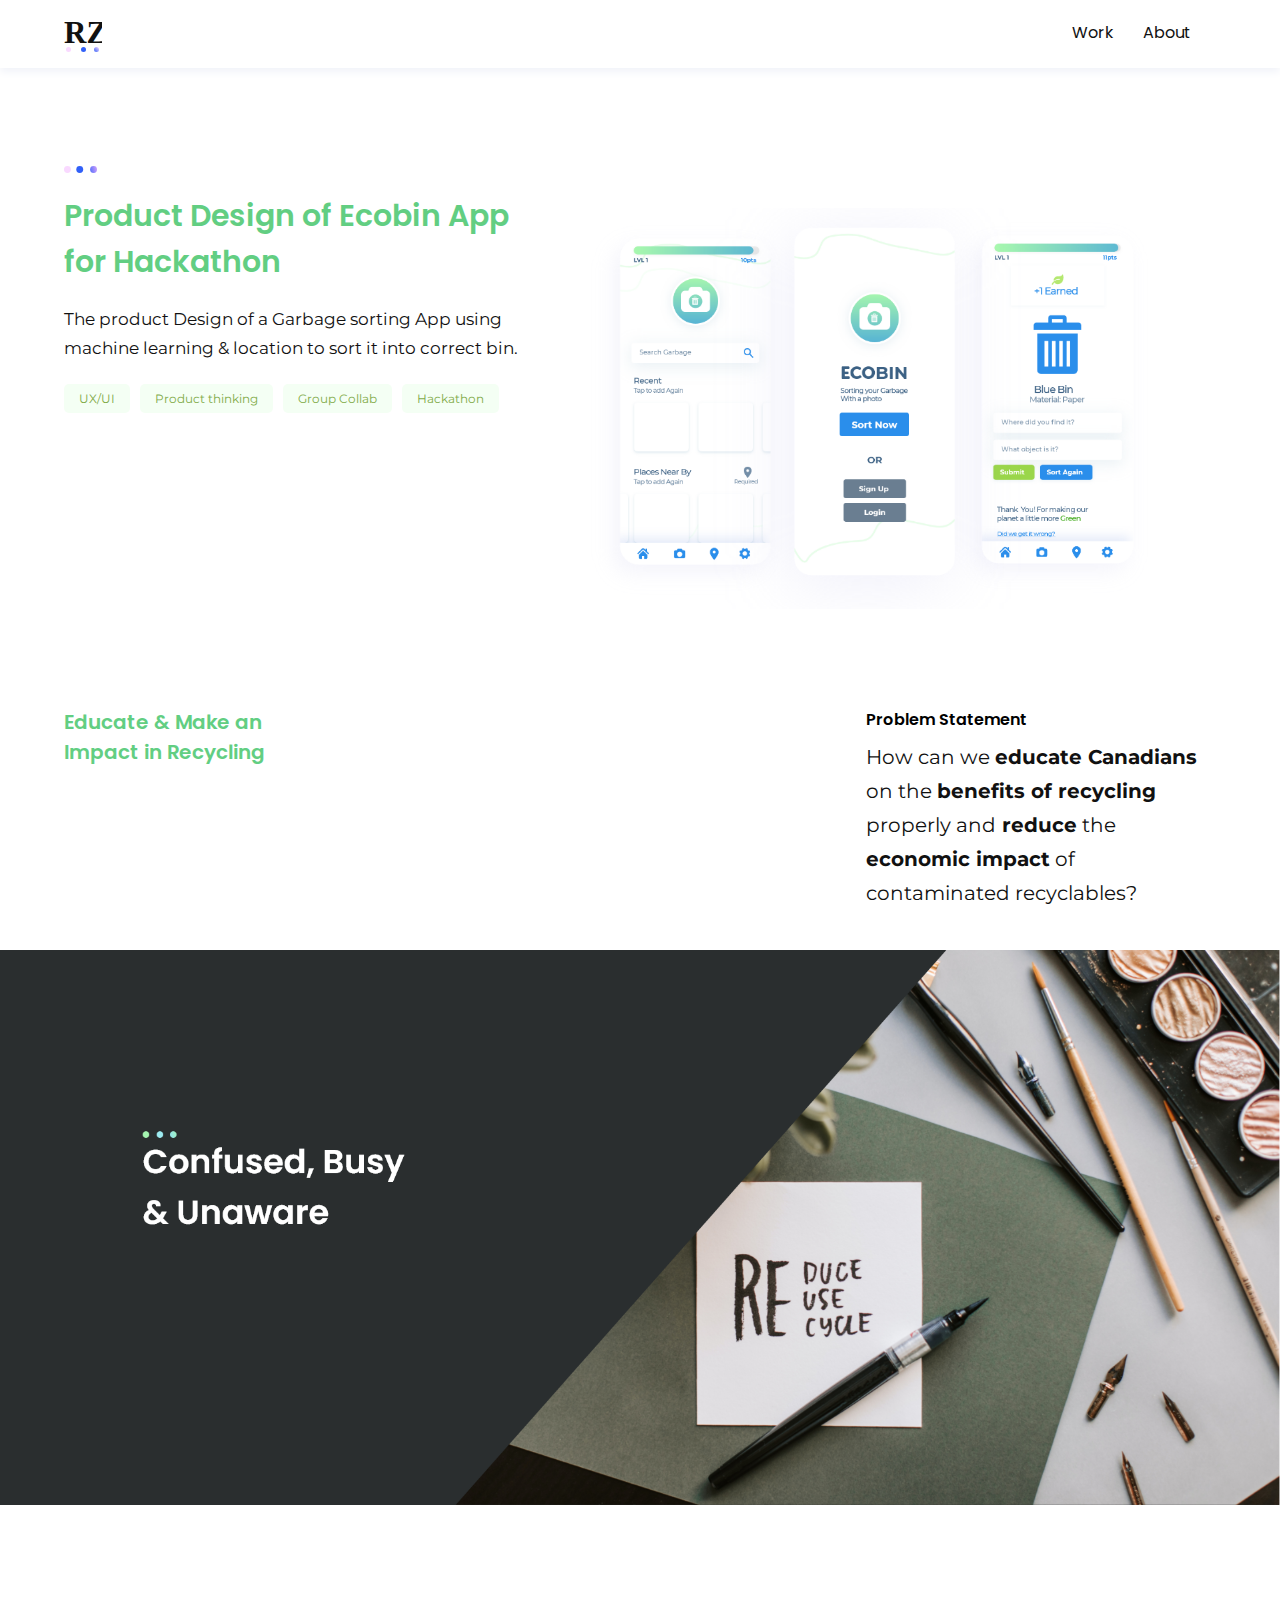
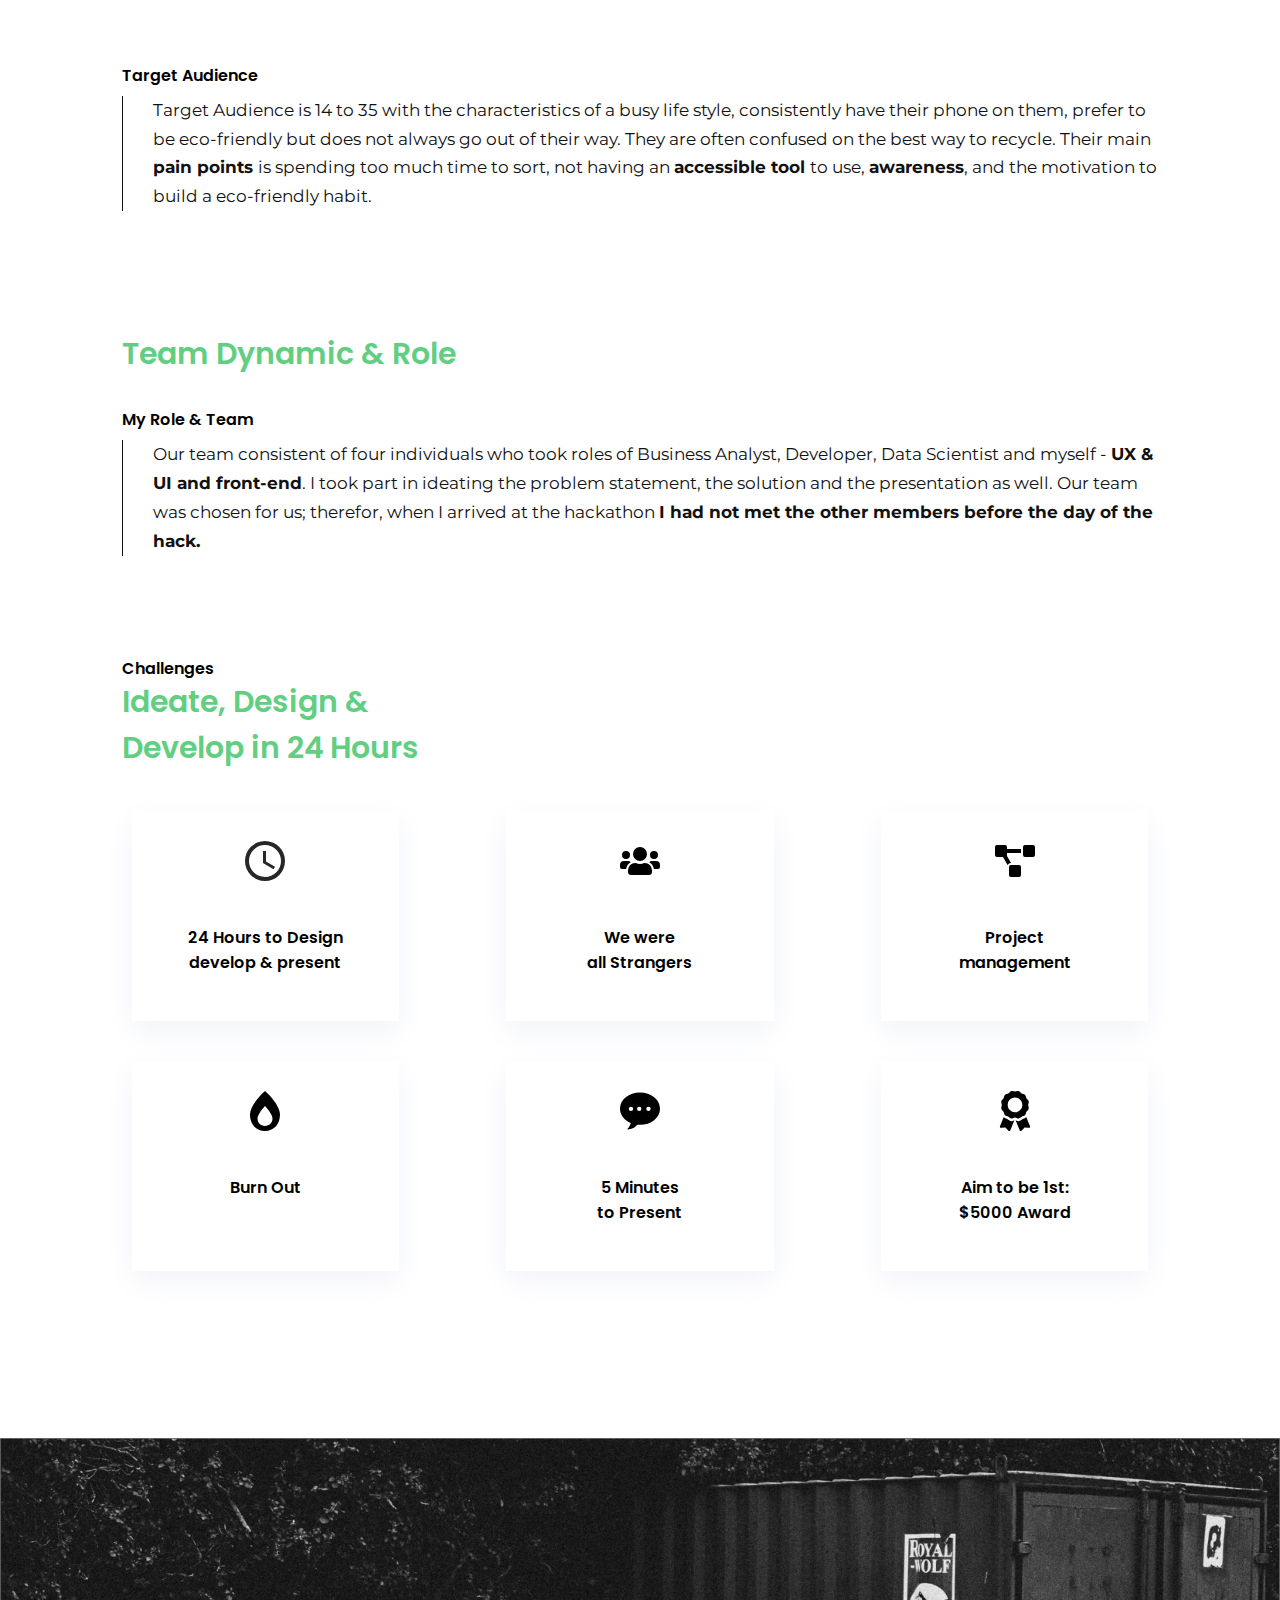
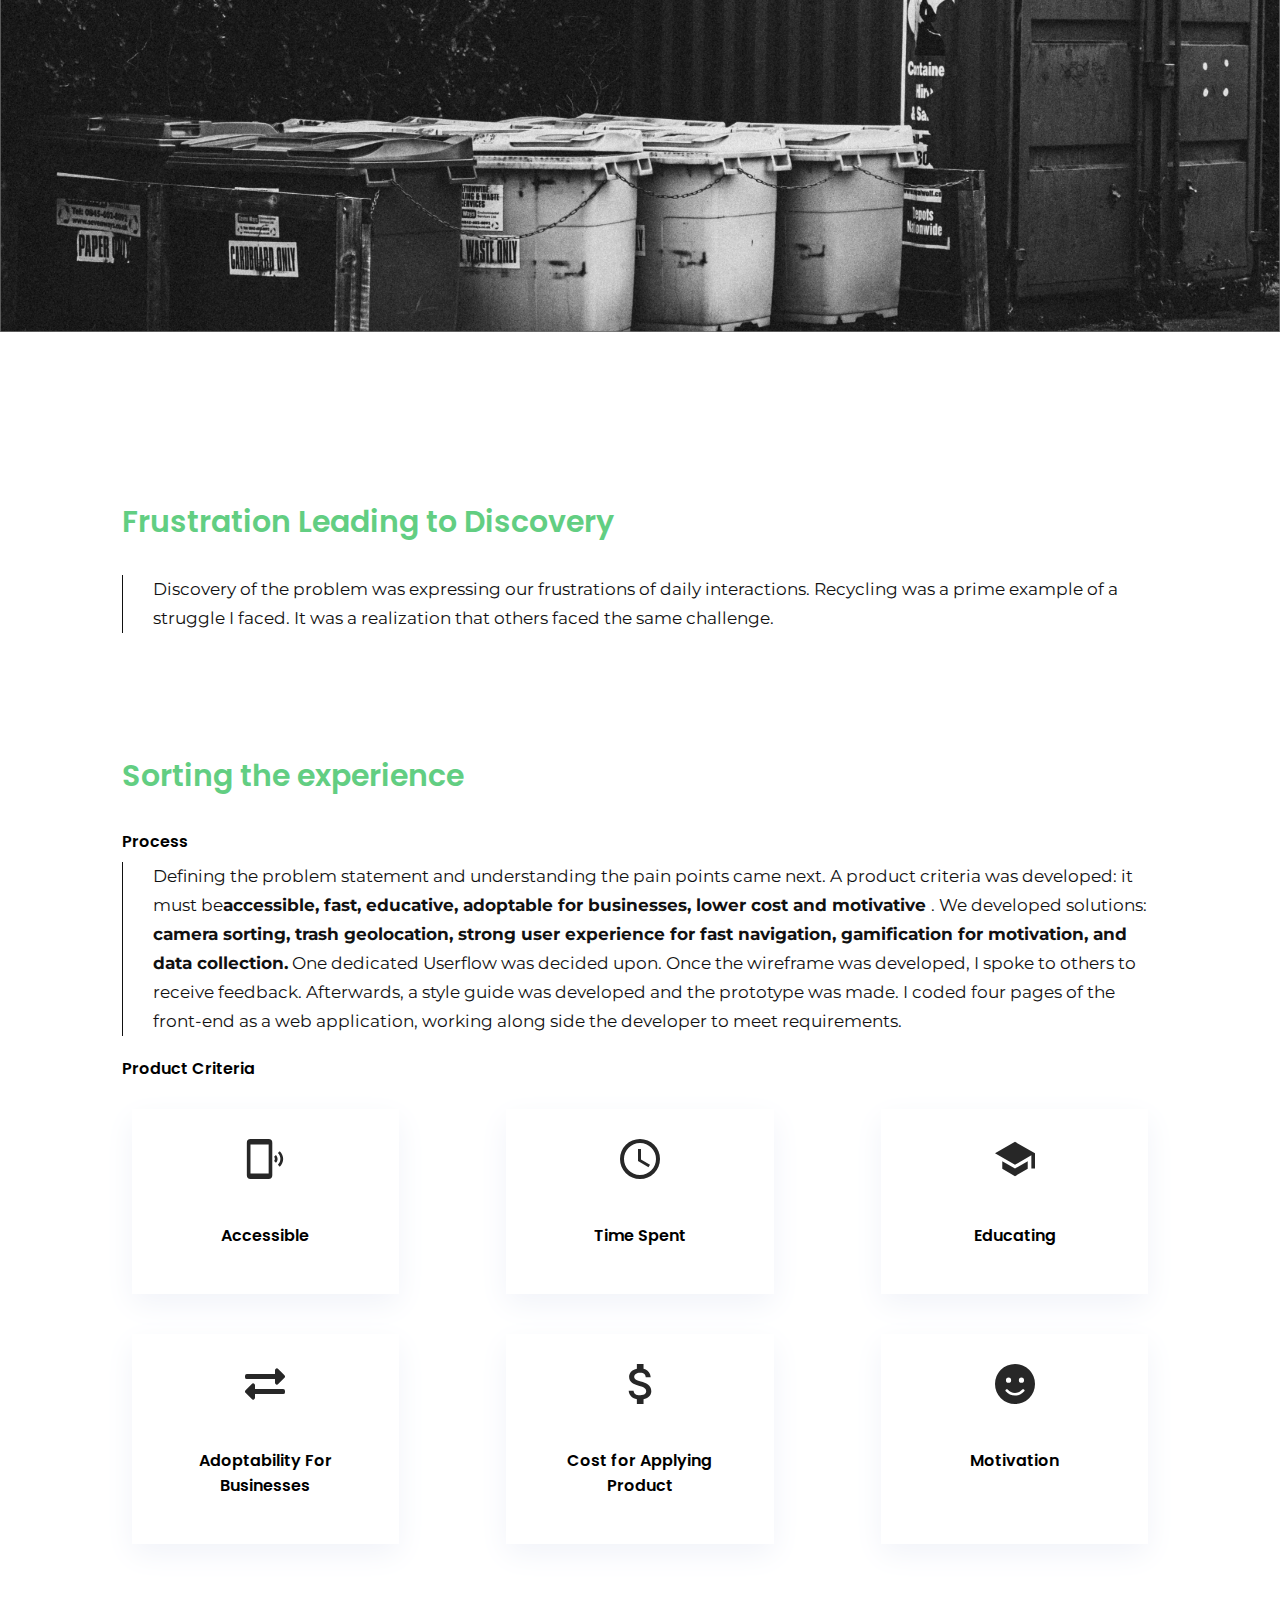
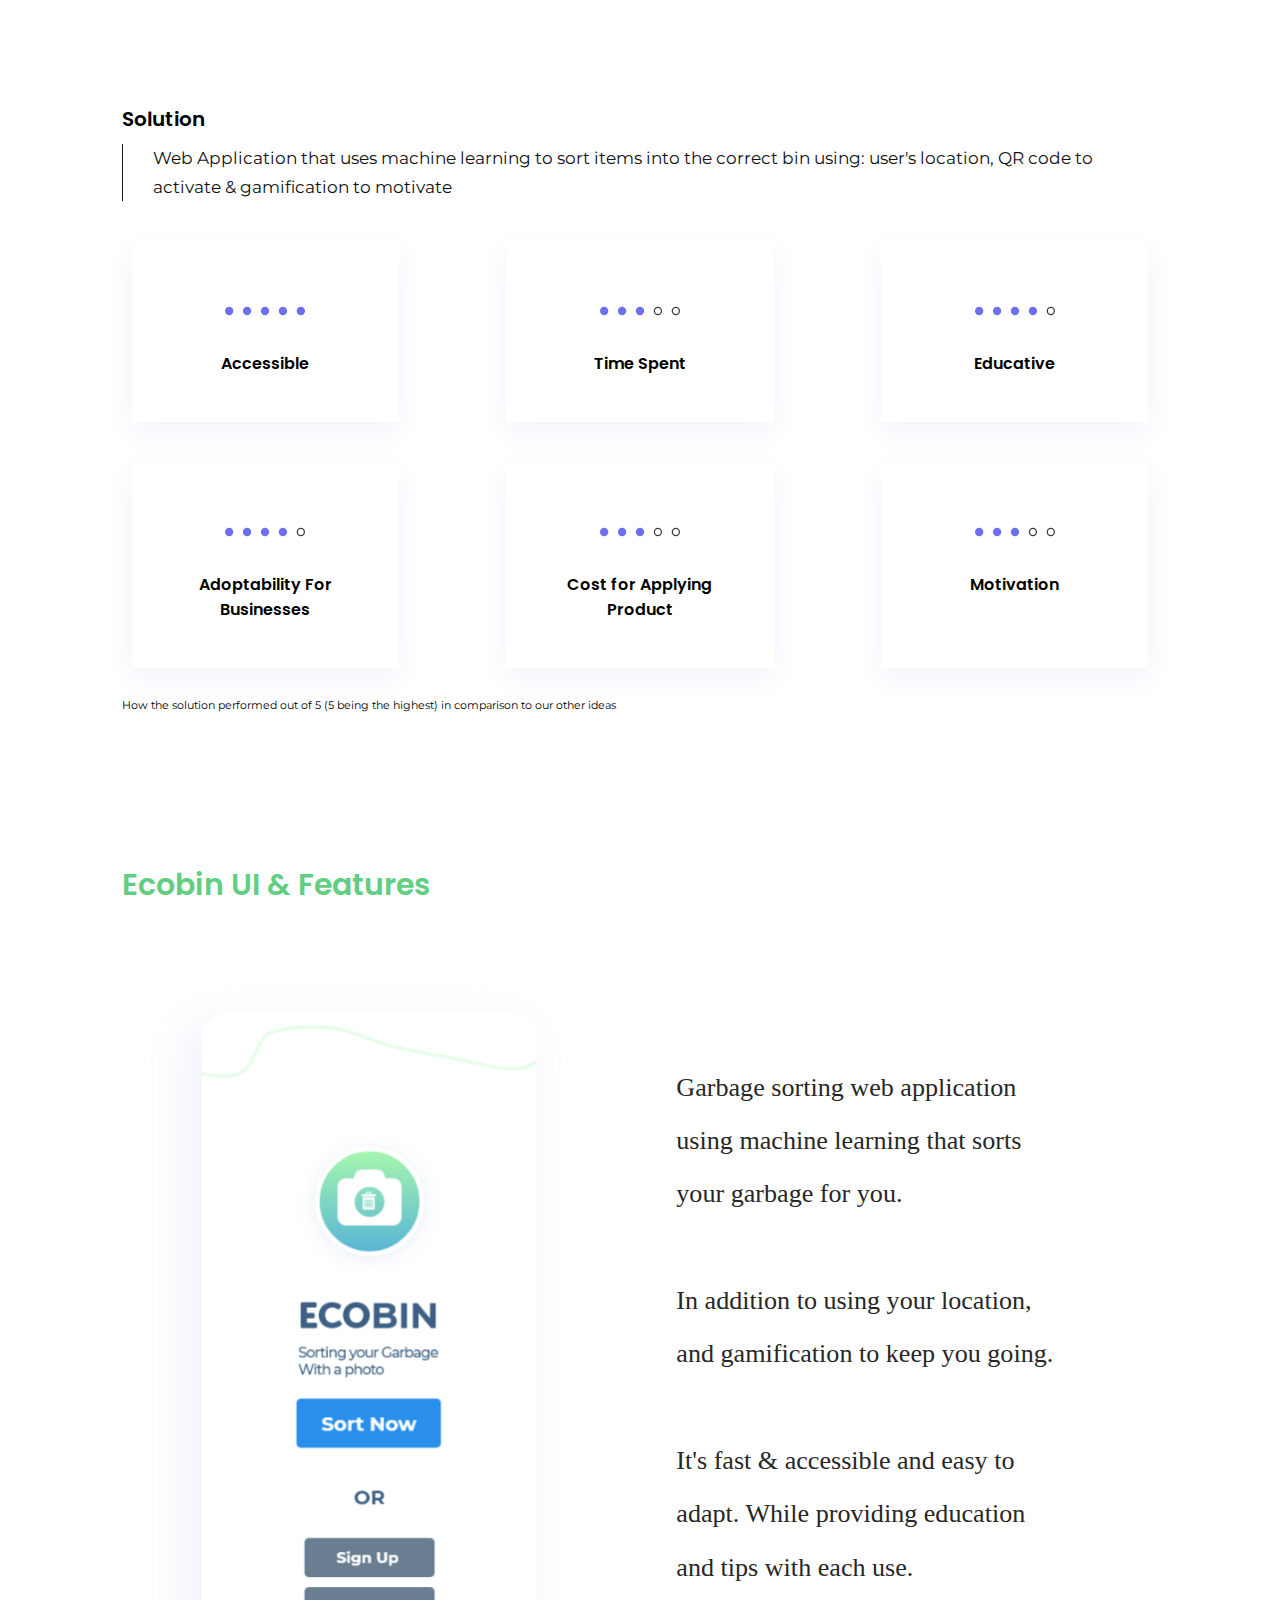
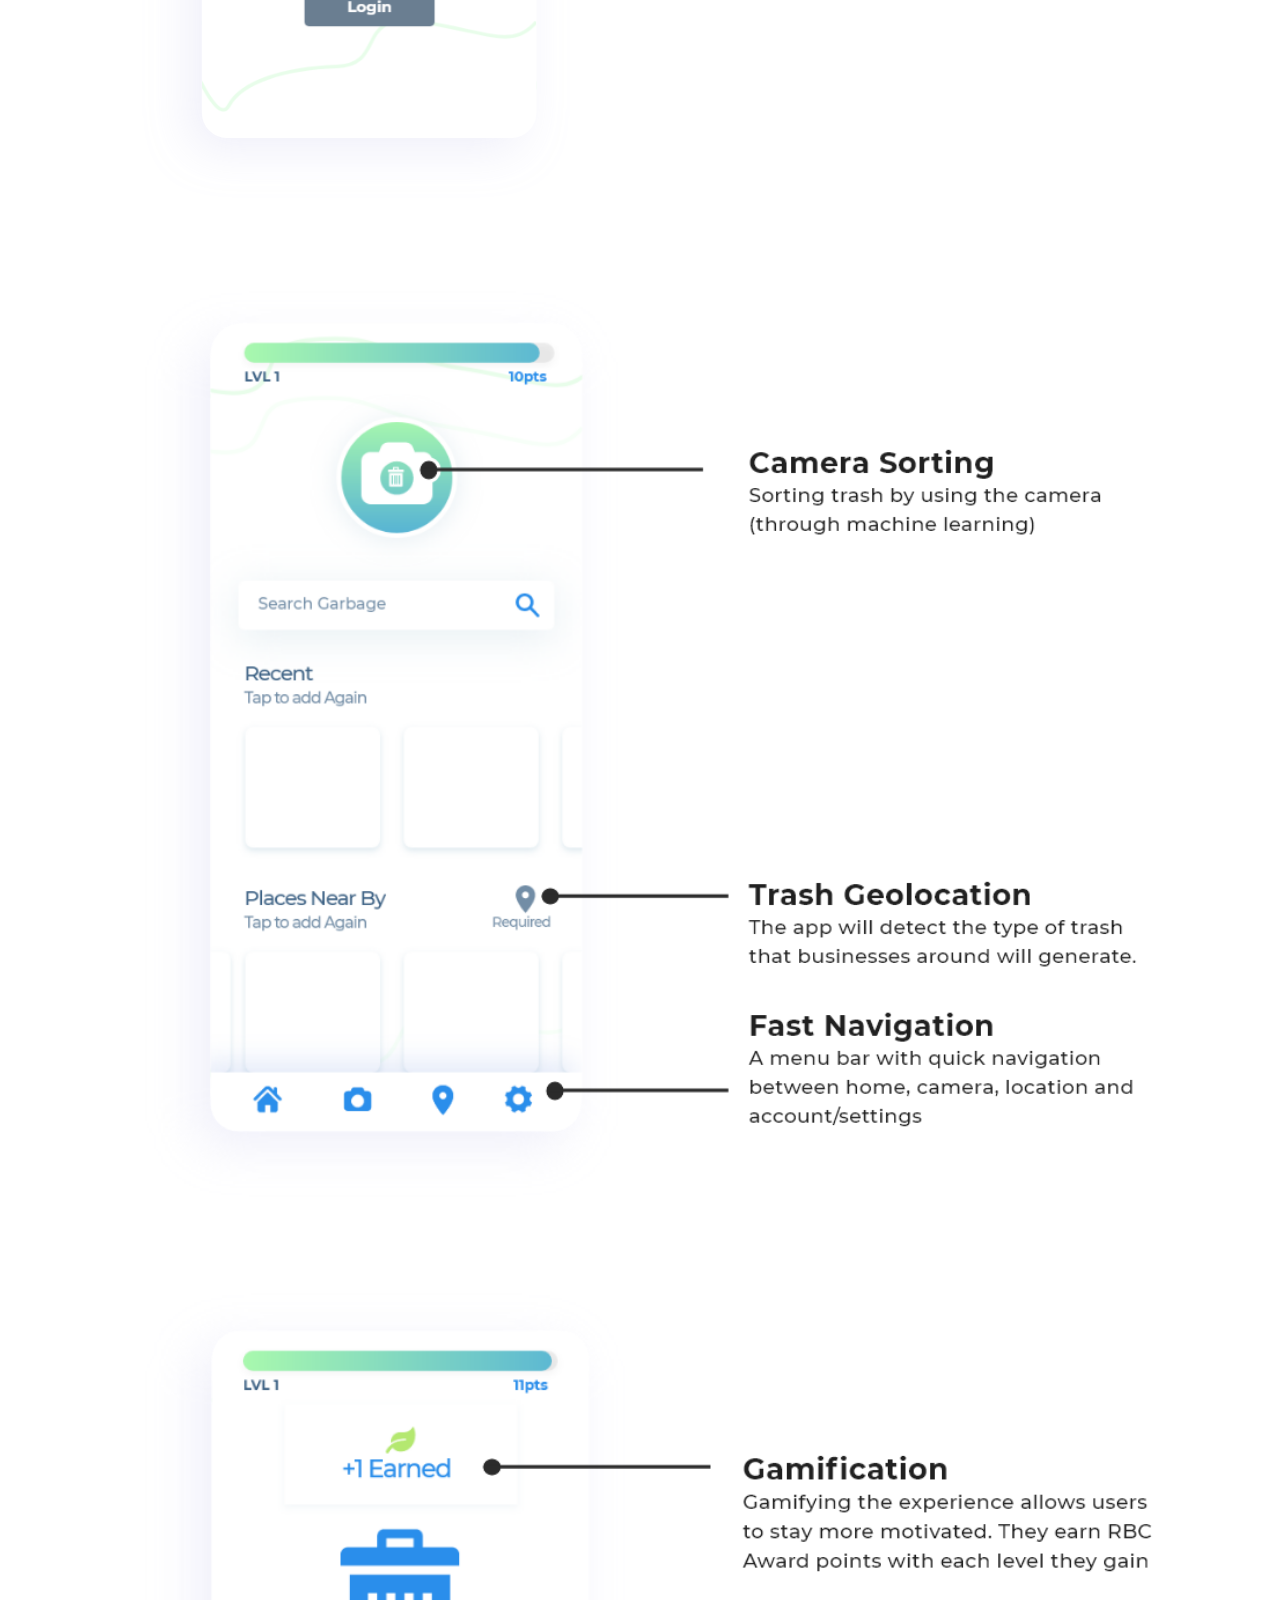
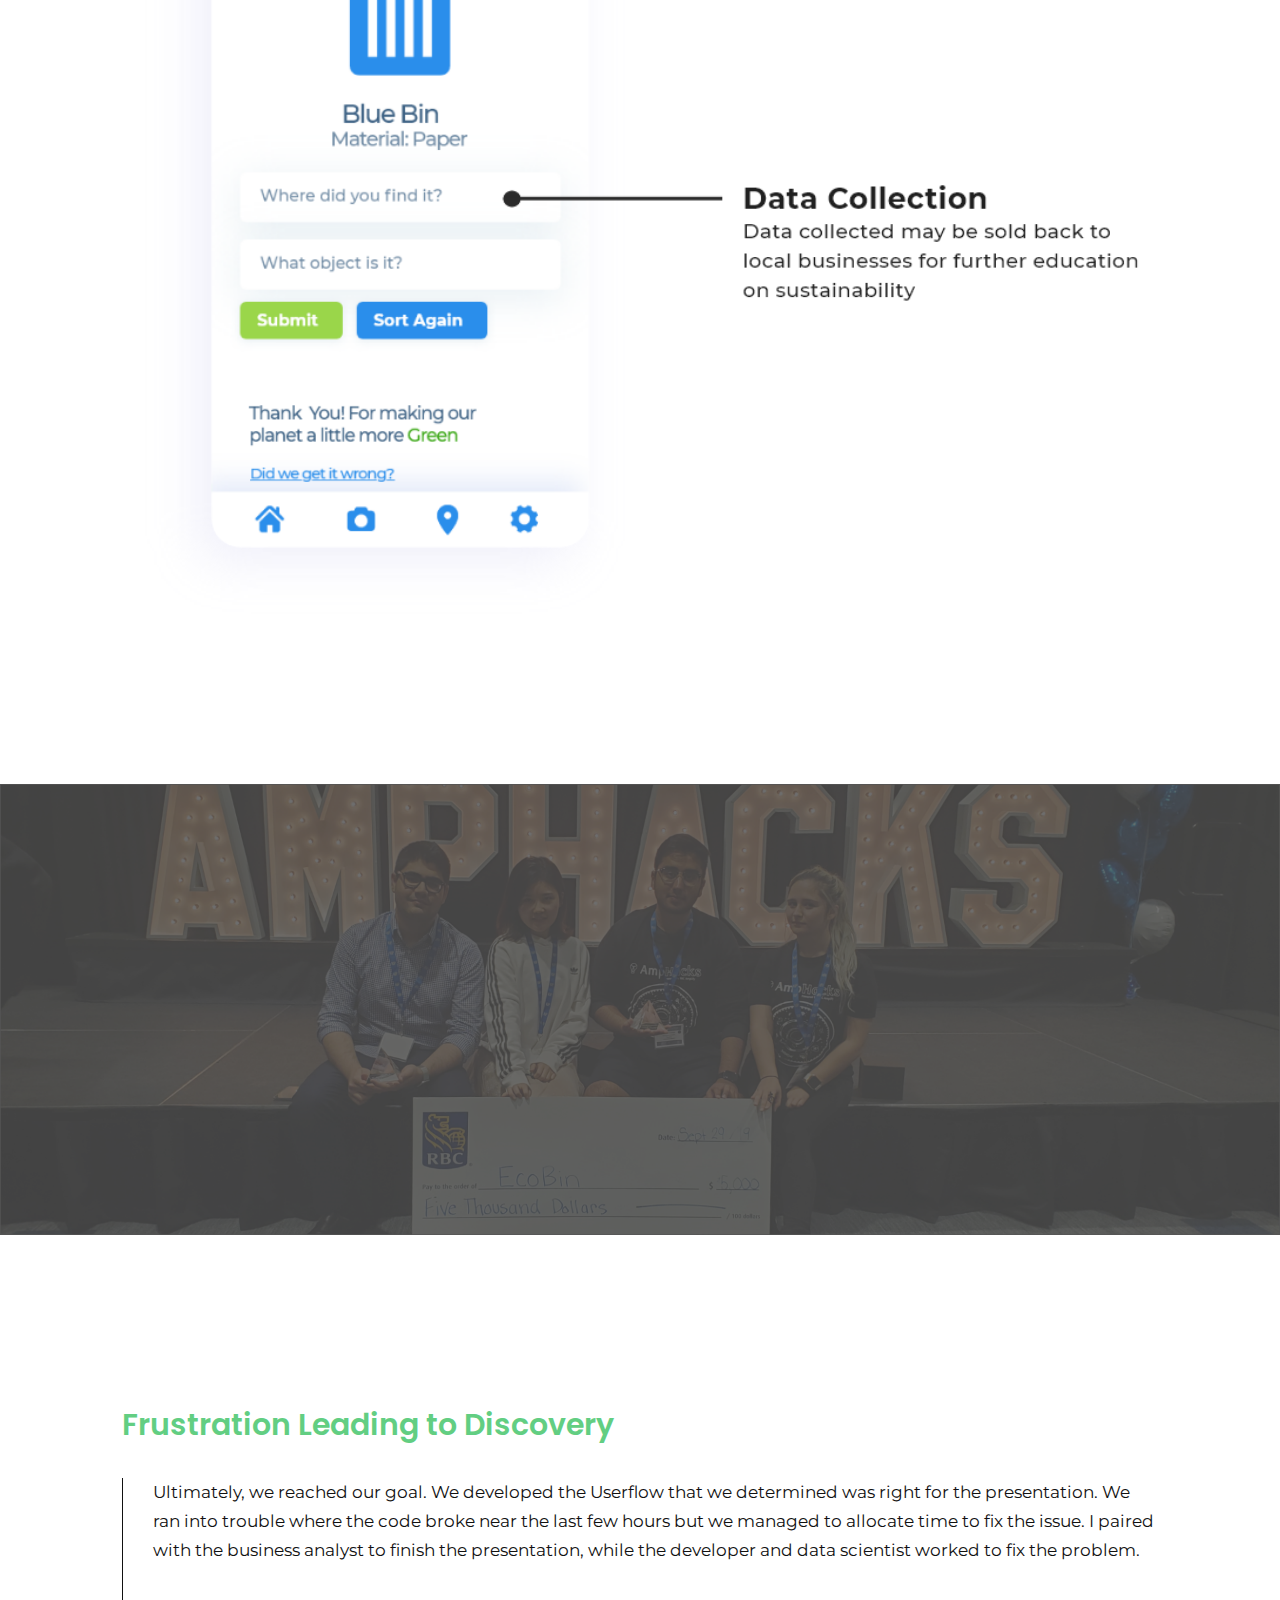
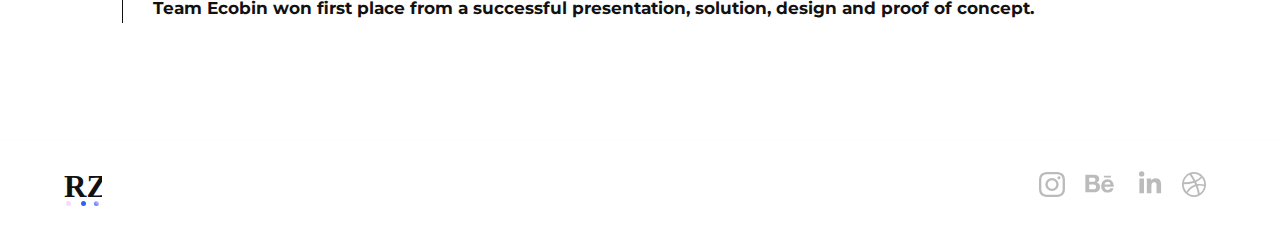
<file: ecobin.html>
<!DOCTYPE html>

<html lang="en">

<head>
    <meta http-equiv="Content-Type" content="text/html; charset=UTF-8">

    <link rel="stylesheet" href="style.css">

    <link rel="shortcut icon" href="logoico.ico">



    <title>Risi Zani Portfolio Design</title>
    <meta name="viewport" content="width=device-width, initial-scale=1.0">
    <meta name="description" content="write description">
    <meta name="keywords" content="keywords">
    <meta name="author" content="Pixbyte Design">

    <head>


    </head>


<body>
    <div class="progress-container">
        <div class="progress-bar" id="myBar"></div>
      </div> 
    <nav>
       <a href="index.html"> <img src="logo.svg" alt="risi zani" class="logo"></a>

        <!-- <a href="https://zrisi.com/about">Contact</a>  -->
        <div class="navlinks">


            <a href="index.html#work">Work</a>
            <a href="about.html">About</a>

        </div>

    </nav>


    <div class="wrapper">


        <div class="mainproject_holder">

            <div class="mainprojecttext_holder">
                <div class="dots"></div>
                <h1 class="ecocolor">Product Design
                    of Ecobin App for
                    Hackathon</h1>
                <p>The product Design of a Garbage sorting
                    App using machine learning & location to
                    sort it into correct bin. </p>
                    <div class="XPtags_con">
                        <div class="Xtags greentag">UX/UI</div>
                        <div class="Xtags greentag">Product thinking</div>
                        <div class="Xtags greentag">Group Collab</div>
                        <div class="Xtags greentag">Hackathon</div>
                   
                
                    </div>
            </div>


            <img src="ecobin.png" class="project_image"></img>

        </div>

        <div class="mainproject_holder">

            <div class="problemstate_name">
                <h2 class="ecocolor">Educate & Make an<br>
                    Impact in Recycling</h2>
            </div>


            <div class="problemstate">
                <h3>Problem Statement</h3>
                <p>How can we <strong> educate Canadians</strong> on the <strong>benefits of recycling</strong>
                    properly and<strong> reduce</strong> the <strong>economic impact</strong> of contaminated
                    recyclables?</p>
            </div>
        </div>

    </div>





    </div>

    <img src="confusedbusy.png" alt="case image" class="banner"></img>

    <div class="wrapper">

        <div class="large_container">



            <div class="textcontent_holder">
              
                <div class="paragraph_holder">
                    <h3> Target Audience</h3>
                    <p>Target Audience is 14 to 35 with the characteristics of
                        a busy life style, consistently have their phone on them,
                        prefer to be eco-friendly but does not always go out of their way.
                        They are often confused on the best way to recycle.
                        Their main <strong> pain points </strong>is spending too much time to sort,
                        not having an <strong>accessible tool </strong>to use, <strong>awareness</strong>, and the
                        </strong>motivation </strong> to build a eco-friendly habit.</p>
                </div>

            </div>


            <div class="textcontent_holder">
              
                <h1 class="ecocolor">Team Dynamic & Role</h1>
                <div class="paragraph_holder">
                    <h3> My Role & Team</h3>
                    <p>Our team consistent of four individuals who took
                        roles of Business Analyst, Developer, Data Scientist and myself -
                        <strong>UX & UI and front-end</strong>. I took part in ideating the problem statement,
                        the solution and the presentation as well. Our team was chosen for us; therefor, when I 
                        arrived at the hackathon <strong>I had not met the other members before the day of the hack.</strong> </p>
                </div>

            </div>





            <div class="textcontent_holder">
              
                <h3 class="h3ontop">Challenges</h3>
                <h1 class="ecocolor">Ideate, Design &<br> Develop in 24 Hours</h1>
                <div class="cardcontainer">
                    <div class="card">
                        <img src="time.svg" alt="icon" class="iconcard">
                        <div class="containericon">
                            <h4>24 Hours to Design<br> develop &amp; present</h4>
                        </div>
                    </div>

                    <div class="card">
                        <img src="people.svg" alt="icon" class="iconcard">
                        <div class="containericon">
                            <h4>We were <br> all Strangers</h4>
                        </div>
                    </div>

                    <div class="card">
                        <img src="project.svg" alt="icon" class="iconcard">
                        <div class="containericon">
                            <h4>Project <br>management</h4>
                        </div>
                    </div>

                    <div class="card">
                        <img src="burn.svg" alt="icon" class="iconcard">
                        <div class="containericon">
                            <h4>Burn Out</h4>
                        </div>
                    </div>

                    <div class="card">
                        <img src="talk.svg" alt="icon" class="iconcard">
                        <div class="containericon">
                            <h4>5 Minutes<br> to Present</h4>
                        </div>
                    </div>

                    <div class="card">
                        <img src="award.svg" alt="icon" class="iconcard">
                        <div class="containericon">
                            <h4>Aim to be 1st:<br> $5000 Award</h4>
                        </div>

                    </div>
                </div>



            </div>
        </div>
    </div>

    <img src="trash.png" alt="case image" class="banner"></img>

    <div class="wrapper">
        <div class="large_container">

            <div class="textcontent_holder">
              
                <h1 class="ecocolor">Frustration Leading to Discovery</h1>
                <div class="paragraph_holder">
                    <p>Discovery of the problem was expressing our frustrations of daily interactions.
                        Recycling was a prime example of a struggle I faced. It was a realization that
                        others faced the same challenge. </p>
                </div>
            </div>


            <div class="textcontent_holder">
              
                <h1 class="ecocolor">Sorting the experience </h1>
                <div class="paragraph_holder">
                    <h3> Process </h3>
                    <p>Defining the problem statement and understanding the pain points came next.
                        A product criteria was developed: it must be<strong>accessible, fast, educative,
                        adoptable for businesses, lower cost and motivative </strong>. We developed solutions:
                        <strong>camera sorting, trash geolocation, strong user experience for fast navigation,
                        gamification for motivation, and data collection.</strong> One dedicated Userflow was
                        decided upon. Once the wireframe was developed, I spoke to others to receive
                        feedback. Afterwards, a style guide was developed and the prototype was made.
                        I coded four pages of the front-end as a web application, working along side
                        the developer to meet requirements. </p>
                </div>
                <h3>Product Criteria</h3>



                <div class="cardcontainer">
                    <div class="card">
                        <img src="phone.svg" alt="icon" class="iconcard">
                        <div class="containericon">
                            <h4>Accessible</h4>
                        </div>
                    </div>

                    <div class="card">
                        <img src="time.svg" alt="icon" class="iconcard">
                        <div class="containericon">
                            <h4>Time Spent</h4>
                        </div>
                    </div>

                    <div class="card">
                        <img src="school.svg" alt="icon" class="iconcard">
                        <div class="containericon">
                            <h4>Educating</h4>
                        </div>
                    </div>

                    <div class="card">
                        <img src="switch.svg" alt="icon" class="iconcard">
                        <div class="containericon">
                            <h4>Adoptability For Businesses</h4>
                        </div>
                    </div>

                    <div class="card">
                        <img src="cost.svg" alt="icon" class="iconcard">
                        <div class="containericon">
                            <h4>Cost for Applying Product</h4>
                        </div>
                    </div>

                    <div class="card">
                        <img src="happy.svg" alt="icon" class="iconcard">
                        <div class="containericon">
                            <h4>Motivation</h4>
                        </div>
                    </div>
                </div>

            </div>


            <div class="textcontent_holder">
              
                <div class="paragraph_holder">
                    <h2>Solution</h2>
                    <p>Web Application that uses machine learning to sort items into the
                        correct bin using: user's location, QR code to activate & gamification to motivate
                    </p>
                </div>

                <div class="cardcontainer">
                    <div class="card">
                        <img src="pfive.svg" alt="icon" class="iconcardrank">
                        <div class="containericon">
                            <h4>Accessible</h4>
                        </div>
                    </div>

                    <div class="card">
                        <img src="pthree.svg" alt="icon" class="iconcardrank">
                        <div class="containericon">
                            <h4>Time Spent</h4>
                        </div>
                    </div>

                    <div class="card">
                        <img src="pfour.svg" alt="icon" class="iconcardrank">
                        <div class="containericon">
                            <h4>Educative</h4>
                        </div>
                    </div>

                    <div class="card">
                        <img src="pfour.svg" alt="icon" class="iconcardrank">
                        <div class="containericon">
                            <h4>Adoptability For Businesses</h4>
                        </div>
                    </div>

                    <div class="card">
                        <img src="pthree.svg" alt="icon" class="iconcardrank">
                        <div class="containericon">
                            <h4>Cost for Applying Product</h4>
                        </div>
                    </div>

                    <div class="card">
                        <img src="pthree.svg" alt="icon" class="iconcardrank">
                        <div class="containericon">
                            <h4>Motivation</h4>
                        </div>
                    </div>
                    <span>How the solution performed out of 5 (5 being the highest) in comparison to our other ideas
                    </span>


                </div>
               
            </div>


            <div class="textcontent_holder">
                <h1 class="ecocolor">Ecobin UI & Features</h1>
                <img src="ecobinf1.svg" alt="ecobin" class="caseimage"></img>
                <img src="ecobinex1.png" alt="ecobin" class="caseimage"></img>
                <img src="ecobinex2.png" alt="ecobin" class="caseimage"></img>


            </div>
        </div>
    </div>

            <img src="ecobinwin.png" alt="ecobin wins" class="banner"></img>

            <div class="wrapper">
                <div class="large_container">

                    <div class="textcontent_holder">
                      
                        <h1 class="ecocolor">Frustration Leading to Discovery</h1>
                        <div class="paragraph_holder">
                            <p>Ultimately, we reached our goal. We developed the Userflow that we determined was right for the presentation. We ran into trouble where the code broke near the last few hours but we managed to allocate time to fix the issue. I paired with the business analyst to finish the presentation, while the developer and data scientist worked to fix the problem. 

                               <br><br><strong> Team Ecobin won first place from a successful 
                                presentation, solution, design and proof of concept.</strong> </p>
                        </div>
                    </div>



                </div>
            </div>


        </div>



        <footer>
            <img src="logo.svg" alt="risi zani" class="logo">

            <!-- <a href="https://zrisi.com/about">Contact</a>  -->
            <div class="socialmedia" style="margin-bottom:20px;">
                <a href="https://www.instagram.com/zrisi.designs/" target="_blank" class="scale"><img
                        src="instagram.svg"></a>
                <a href="https://www.behance.net/riseldazani" target="_blank" class="scale"><img
                        src="behance.svg" alt="facebook"></a>
                <a href="https://www.linkedin.com/in/risiz/" target="_blank" class="scale"><img
                        src="linkedin.svg"></a>
                <a href="https://dribbble.com/risiz/" target="_blank" class="scale"><img src="dribble.svg"></a>

            </div>
        </footer>




        <script>
            // When the user scrolls the page, execute myFunction 
            window.onscroll = function() {myFunction()};
            
            function myFunction() {
              var winScroll = document.body.scrollTop || document.documentElement.scrollTop;
              var height = document.documentElement.scrollHeight - document.documentElement.clientHeight;
              var scrolled = (winScroll / height) * 100;
              document.getElementById("myBar").style.width = scrolled + "%";
            }
            </script>
    








</body>

</html>
</file>
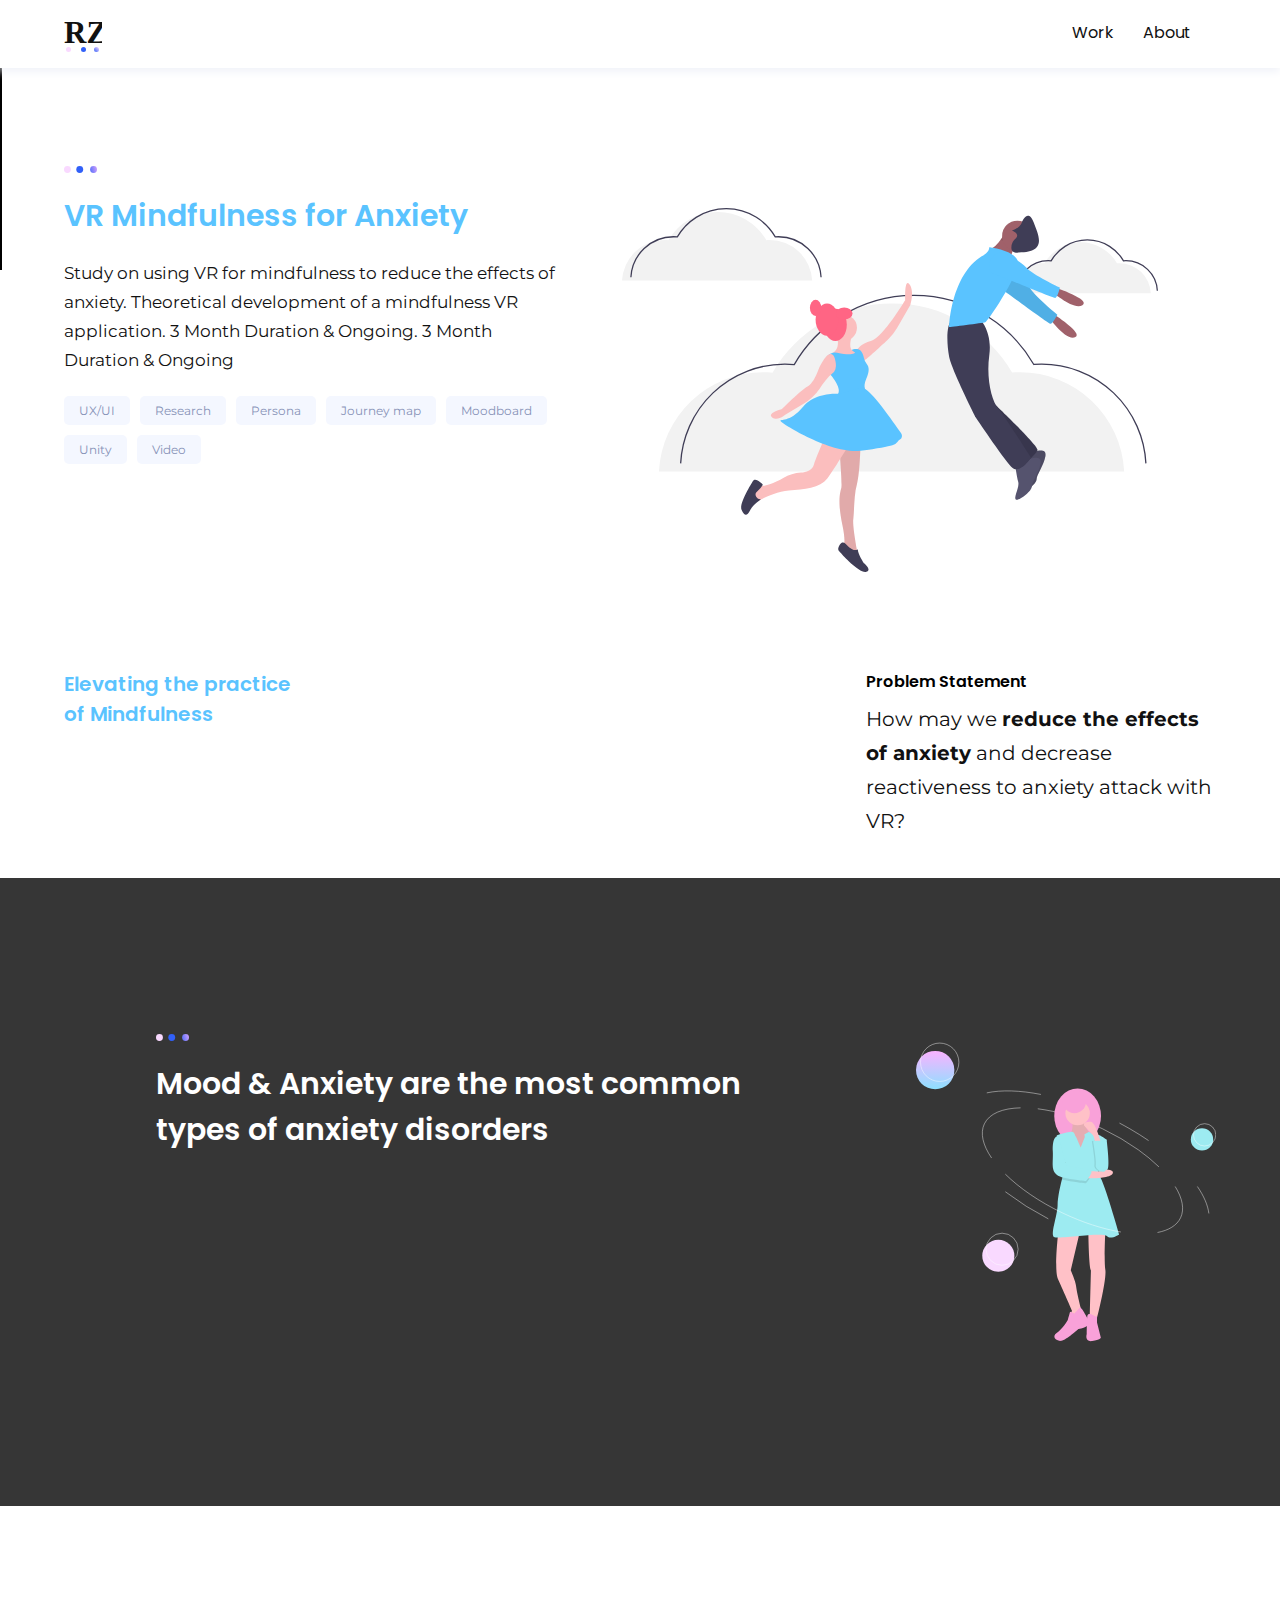
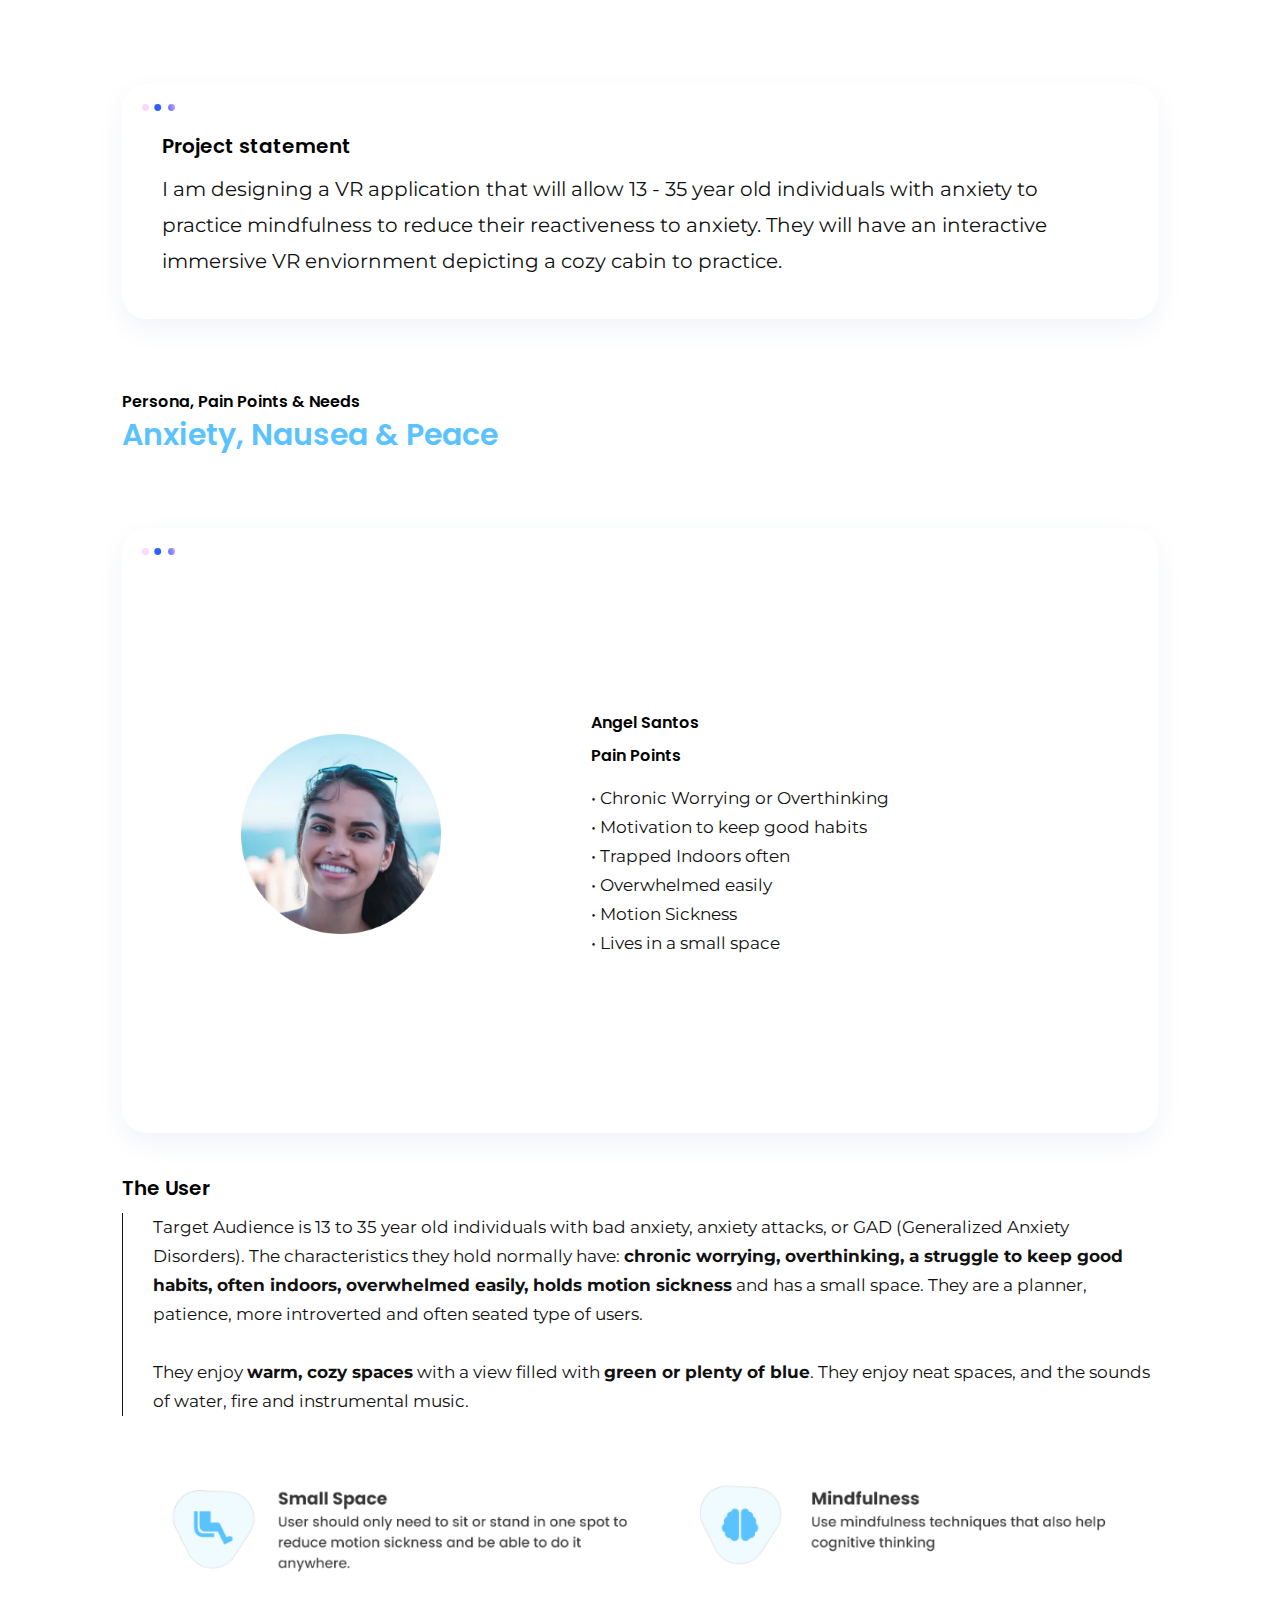
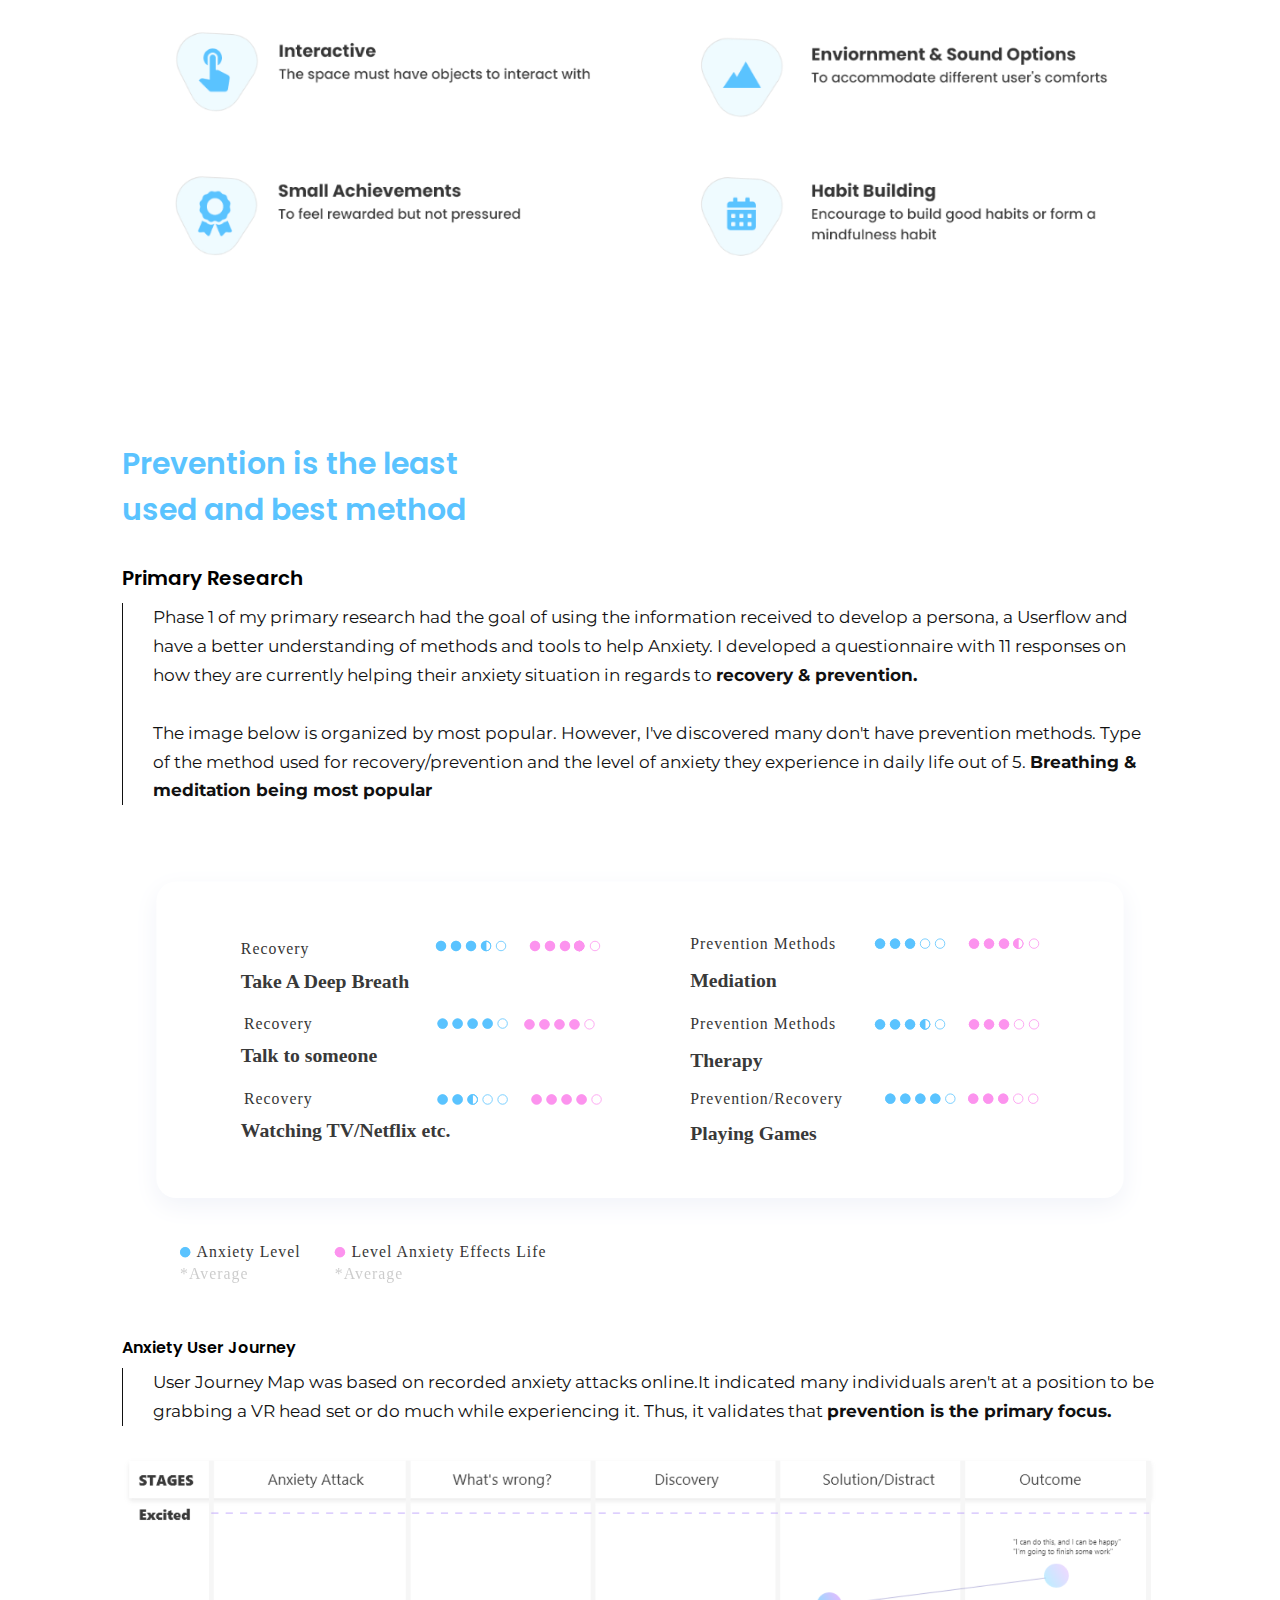
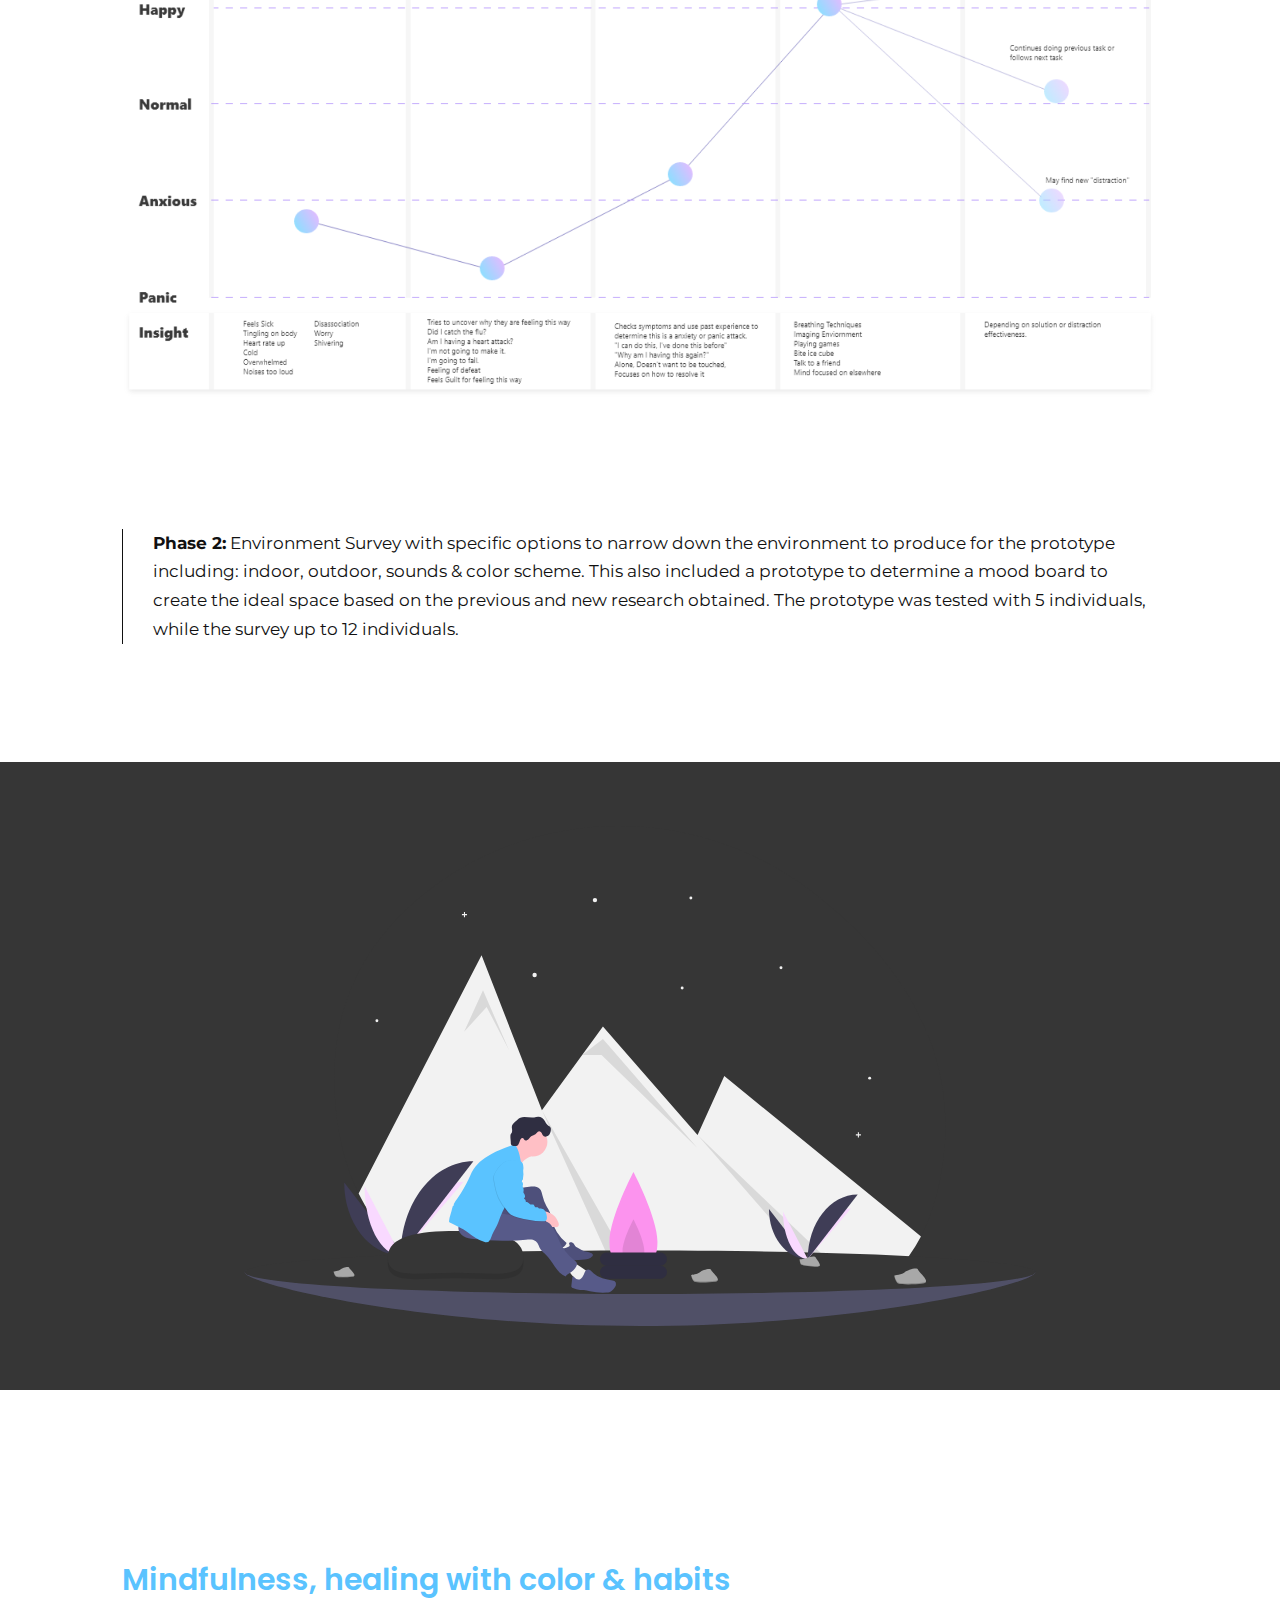
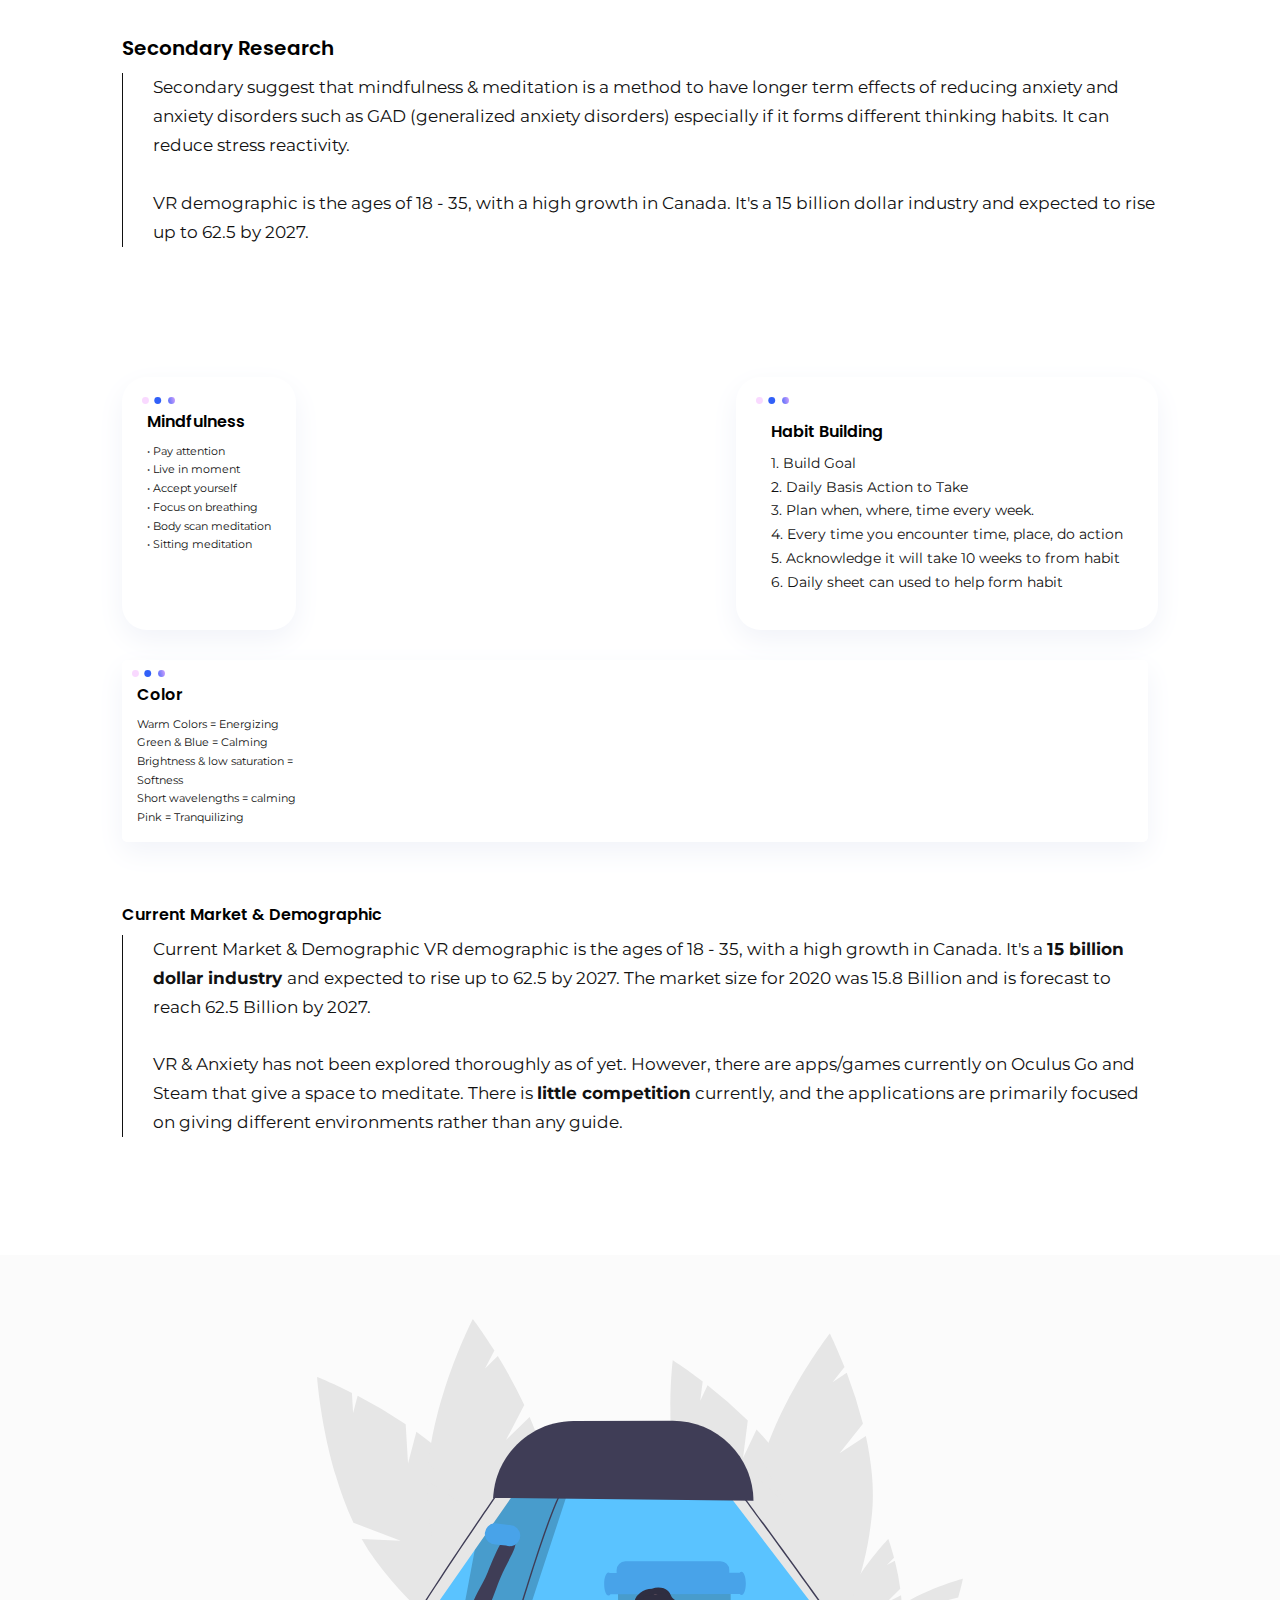
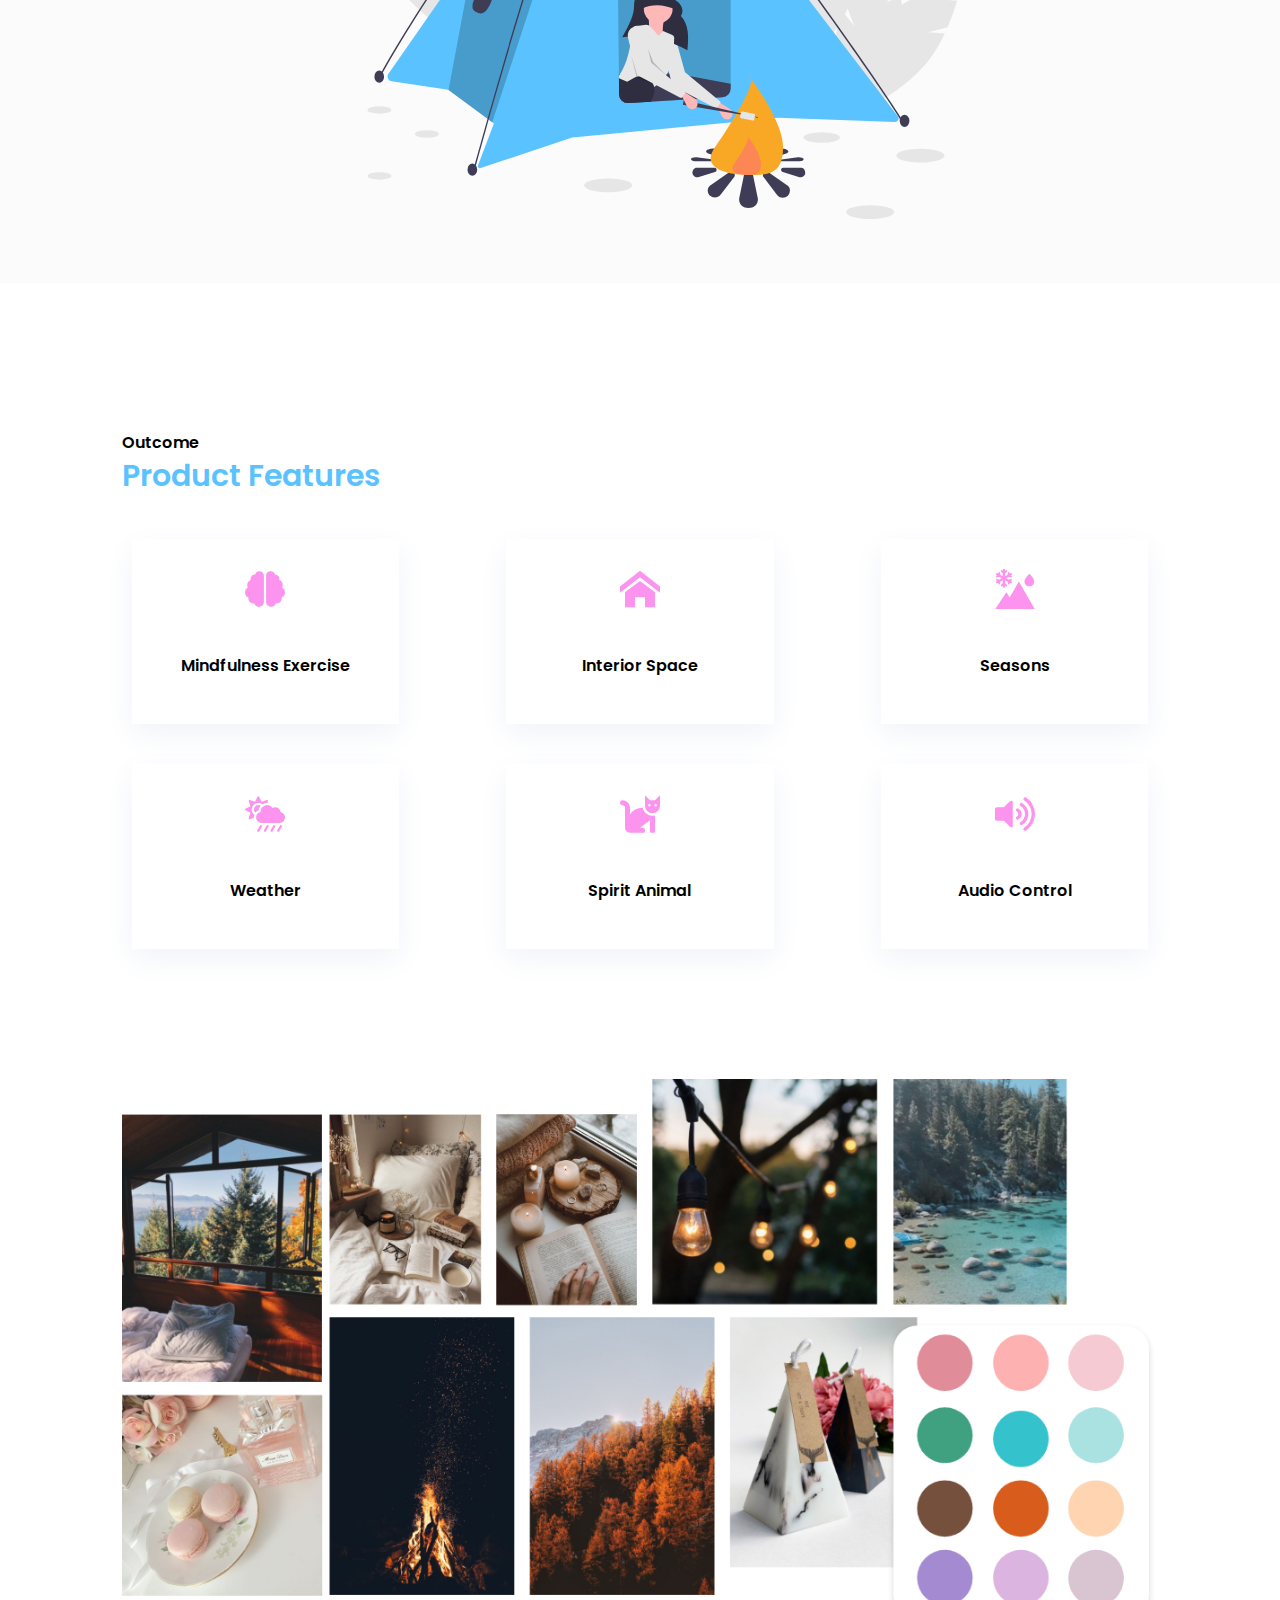
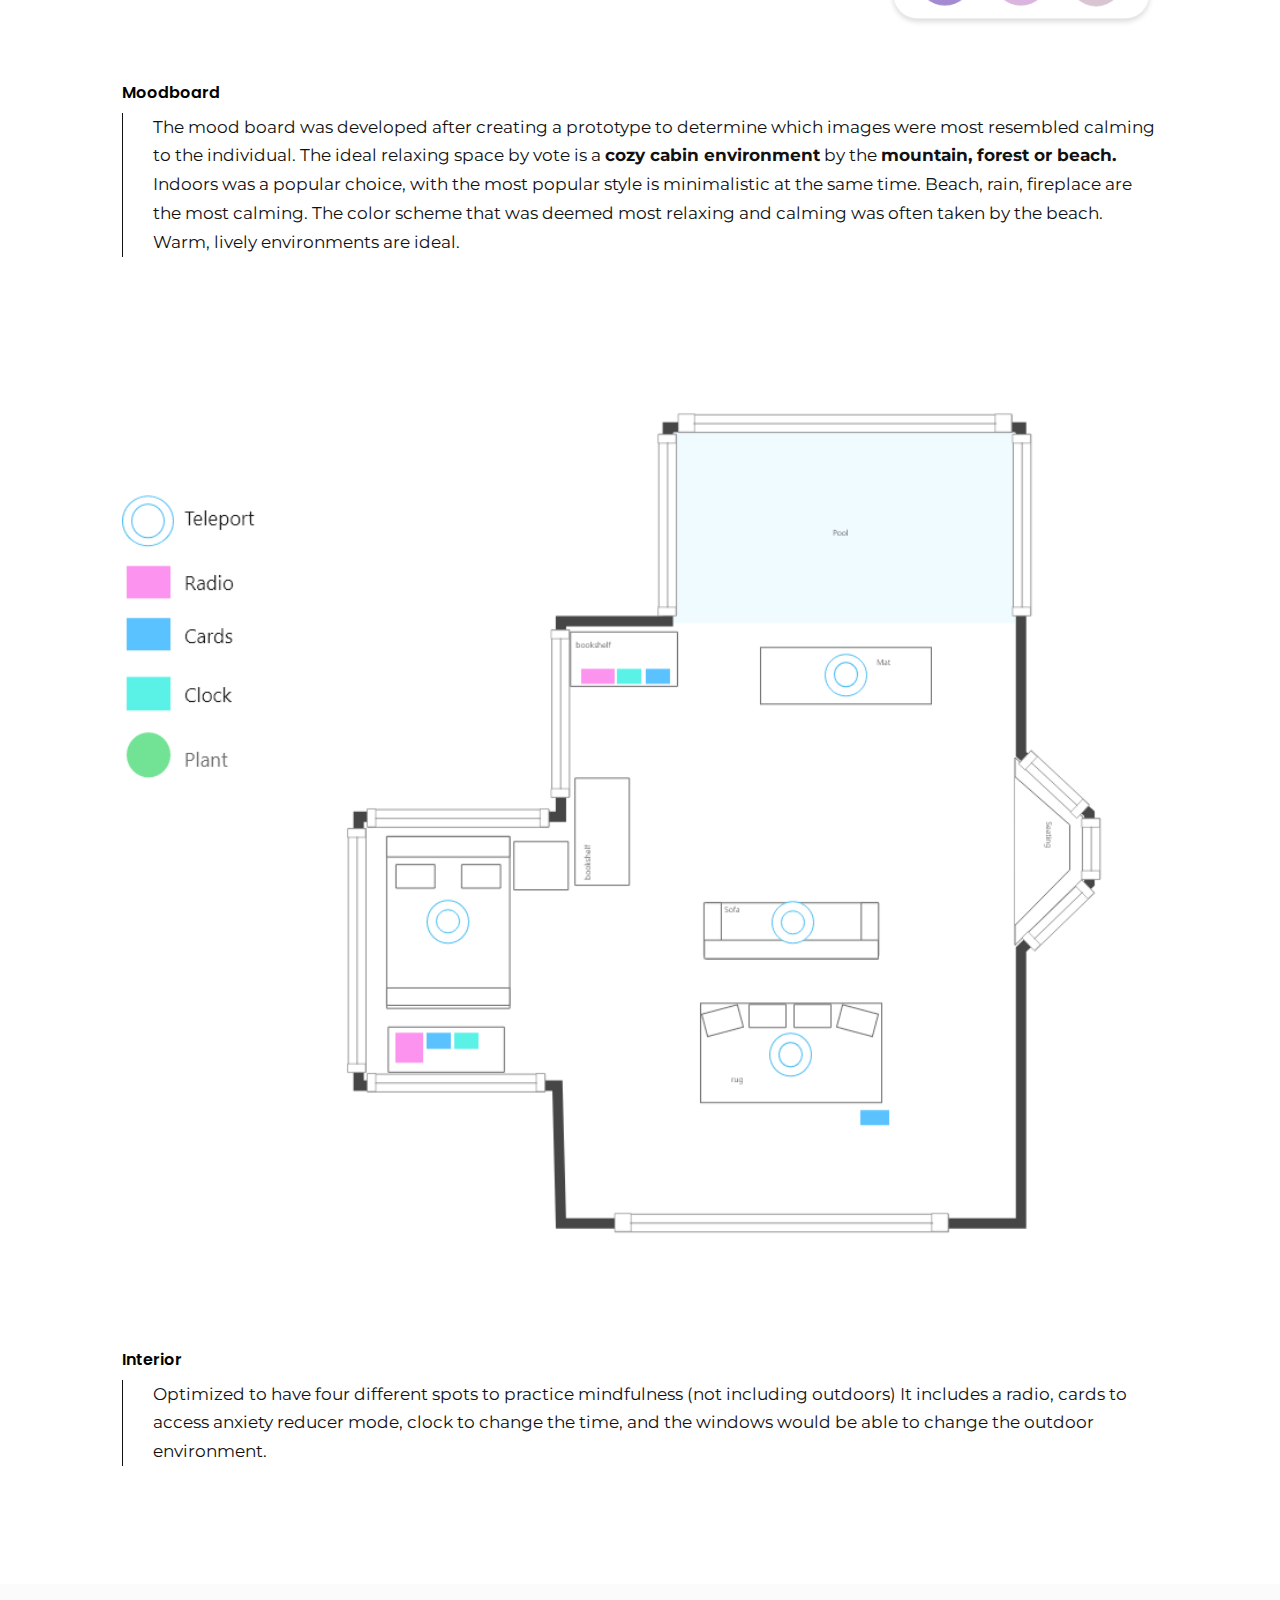
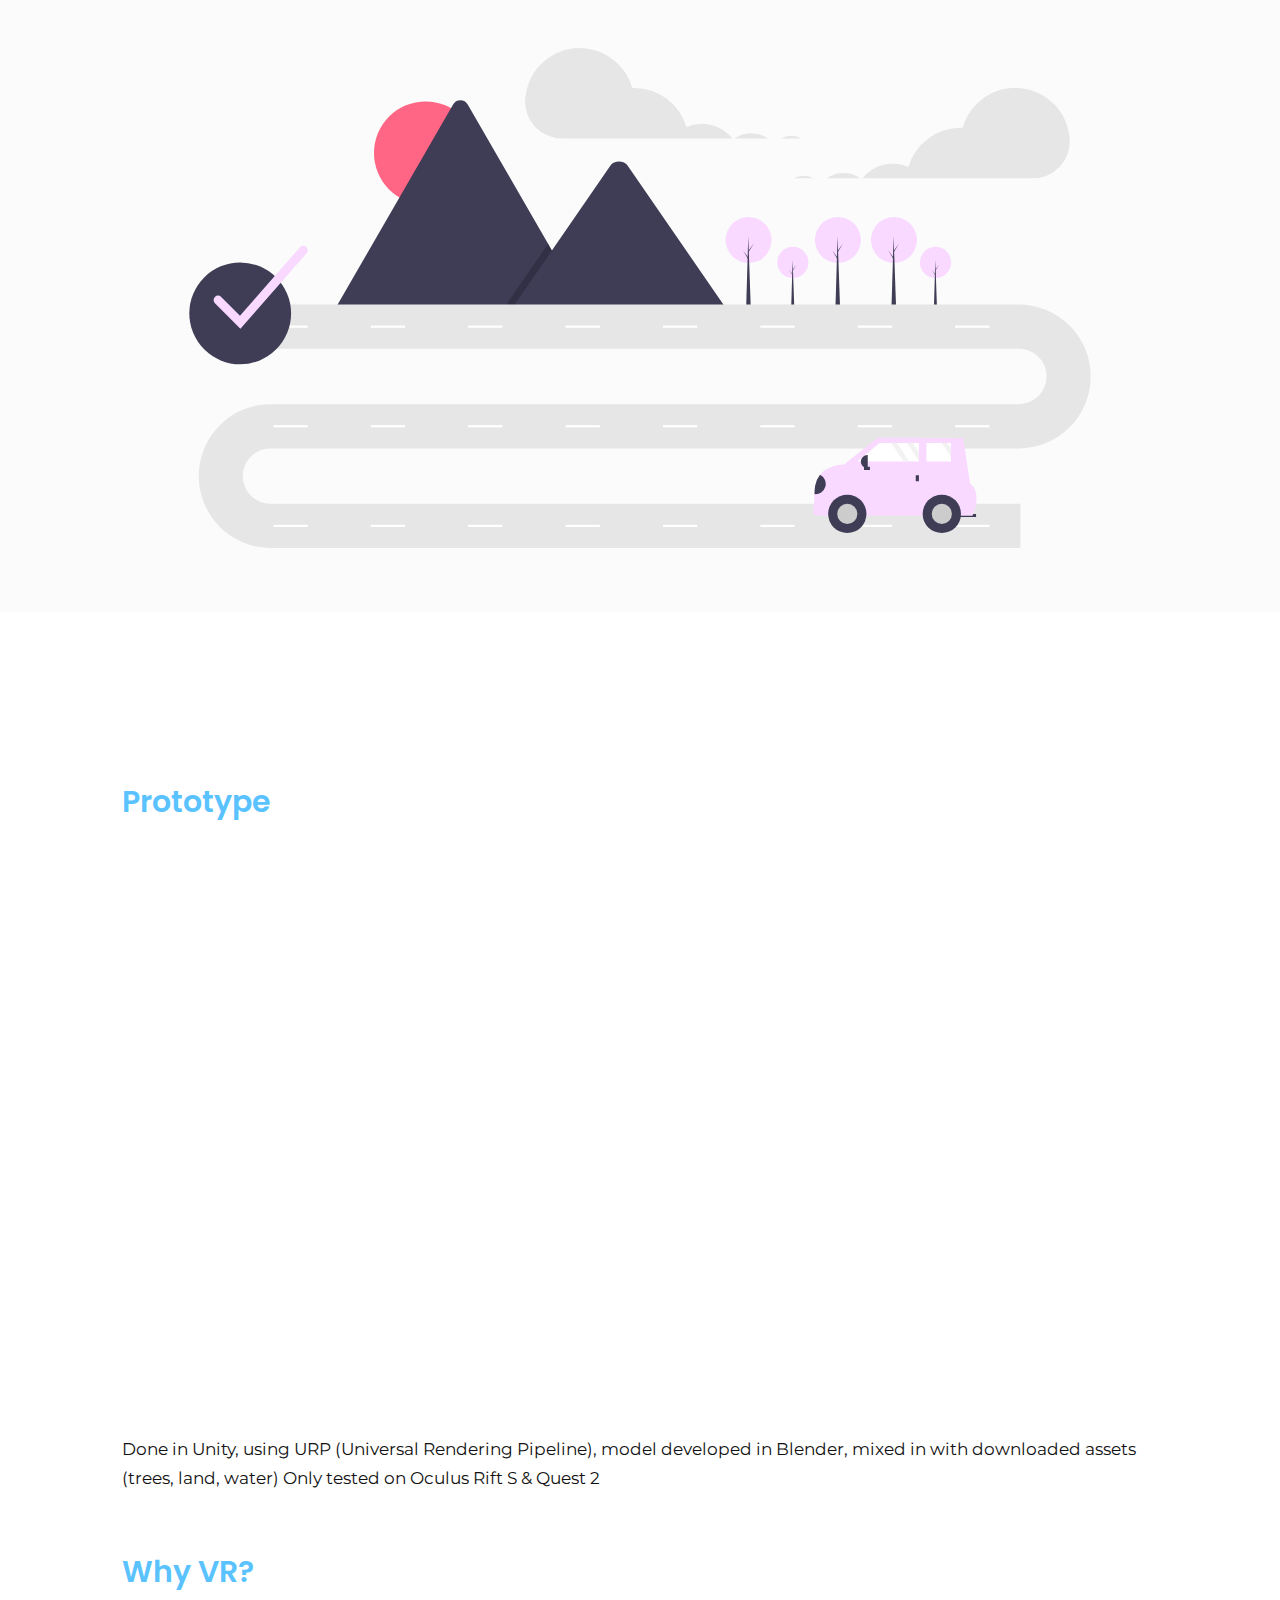
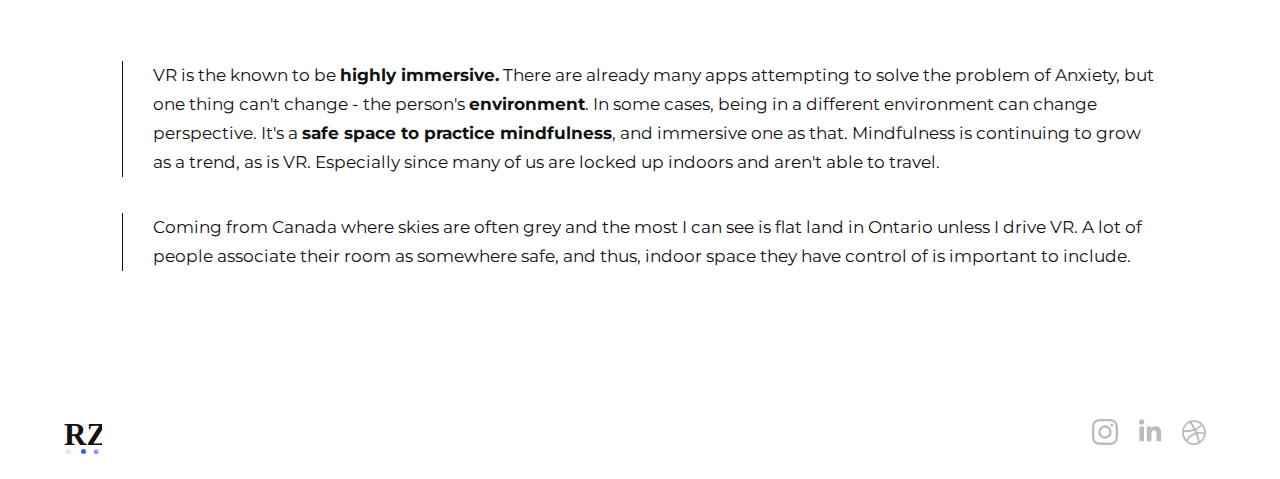
<file: vrmindful.html>
<!DOCTYPE html>

<html lang="en">

<head>
    <meta http-equiv="Content-Type" content="text/html; charset=UTF-8">

    <link rel="stylesheet" href="style.css">

    <link rel="shortcut icon" href="logoico.ico">



    <title>Risi Zani Portfolio Design</title>
    <meta name="viewport" content="width=device-width, initial-scale=1.0">
    <meta name="description" content="write description">
    <meta name="keywords" content="keywords">
    <meta name="author" content="Pixbyte Design">

    <head>


    </head>

<style>
    h1 {
        color: #5AC3FF
    }
</style>
<body>
    <div class="progress-container">
        <div class="progress-bar" id="myBar"></div>
      </div> 
    <nav>
       <a href="index.html"><img src="logo.svg" alt="risi zani" class="logo"></a>

        <!-- <a href="https://zrisi.com/about">Contact</a>  -->
        <div class="navlinks">


            <a href="index.html#work">Work</a>
            <a href="https://zrisi.com/about">About</a>

        </div>

    </nav>


    <div class="wrapper">


        <div class="mainproject_holder">

            <div class="mainprojecttext_holder">
                <div class="dots"></div>
                <h1 class="vrcolor">VR Mindfulness for Anxiety</h1>
                <p>Study on using VR for mindfulness to reduce the effects of anxiety. 
                    Theoretical development of a mindfulness VR application. 3 Month Duration & Ongoing.
                    3 Month Duration & Ongoing </p>
                    <div class="XPtags_con">
                        <div class="Xtags bluetag">UX/UI</div>
                        <div class="Xtags bluetag">Research</div>
                        <div class="Xtags bluetag">Persona</div>
                        <div class="Xtags bluetag">Journey map</div>
                        <div class="Xtags bluetag">Moodboard</div>
                        <div class="Xtags bluetag">Unity</div>
                        <div class="Xtags bluetag">Video</div>
                    </div>
            </div>


            <img src="vrmind.svg" class="project_image"></img>

        </div>

        <div class="mainproject_holder">

            <div class="problemstate_name">
                <h2 class="vrcolor">Elevating the practice<br>
                    of Mindfulness</h2>
            </div>


            <div class="problemstate">
                <h3>Problem Statement</h3>
                <p>How may we <strong>reduce the effects of anxiety</strong> and decrease reactiveness to anxiety attack with VR?</p>
            </div>
        </div>

    </div>


    <div class="bannertwo">
        <div class="dotntext">
            <div class="dots"></div>
            <h1>Mood & Anxiety are the most common types
                of anxiety disorders</h1>
        </div>
        <img src="vrmindgirl.svg" alt="case image" class="banner small"></img>
    </div>

    

    <div class="wrapper">

        <div class="large_container">



            <div class="minitab">
                <div class="dots"></div>
                <div class="projectstate">
                <h2>Project statement</h2>
                <p>I am designing a VR application that will allow 13 - 35 year old individuals with anxiety to practice mindfulness to reduce their reactiveness to anxiety. They will have an interactive immersive VR enviornment depicting a cozy cabin to practice.</p>
                </div>
            </div>


            <div class="textcontent_holder">
                <div class="border"></div>
                <h3 class="h3ontop">Persona, Pain Points & Needs</h3>
                <h1 class="vrcolor">Anxiety, Nausea & Peace</h1>
            <div class="minitab">
                <div class="dots"></div>
                <div class="imagentext">
                    <img src="angel.png" alt="instagram" class="miniimage"></img>

                <div class="personatext">
                    <h3>Angel Santos</h3>
                    <h4>Pain Points</h4>
                    <p>• Chronic Worrying or Overthinking<br>
                        • Motivation to keep good habits<br>
                        • Trapped Indoors often<br>
                        • Overwhelmed easily<br>
                        • Motion Sickness<br>
                        • Lives in a small space<br>
                        </p>
                    </div>


                </div>



            </div> 


           


      
                <div class="paragraph_holder">
                    <h2>The User</h2>
                    <p>Target Audience is 13 to 35 year old 
                       individuals with bad anxiety, anxiety attacks, 
                        or GAD (Generalized Anxiety Disorders). 
                        The characteristics they hold normally have: 
                        <strong>  chronic worrying, overthinking, 
                         a struggle to keep good habits, 
                         often indoors, overwhelmed easily, 
                         holds motion sickness</strong> and has a small space.
                          They are a planner, patience, more introverted
                           and often seated type of users.
                        <br> <br>
                        They enjoy <strong> warm, cozy spaces</strong> with a view filled with
                        <strong>  green or plenty of blue</strong>. They enjoy neat spaces, and 
                         the sounds of water, fire and instrumental music.
                        
                         </p>

                         <img src="vrmindreq.png" alt="case image" class="caseimage"></img>
                        
                </div>
            </div>



            <div class="textcontent_holder">
                <h1 class="vrcolor">Prevention is the least<br> used and best method</h1>
                <div class="paragraph_holder">
                    <h2> Primary Research</h2>
                    <p>Phase 1 of my primary research had the goal of using
                         the information received to develop a </strong> persona, a Userflow</strong>
                          and have a better understanding of methods and tools to
                           help Anxiety.  I developed a questionnaire with 11 
                           responses on how they are currently helping their
                            anxiety situation in regards to <strong>recovery & prevention.</strong>
                           <br><br>  The image below is organized by
                                 most popular. However, I've discovered many 
                                 don't have prevention methods.
                                 Type of the method used for recovery/prevention 
                                 and the level of anxiety they experience in daily
                                  life out of 5. <strong> Breathing & meditation being most popular</strong>
                              
                        
                         </p>

                         <img src="vrmind_priresult.svg" alt="case image" class="caseimage"></img>
                         <h3>Anxiety User Journey</h3>
                         <p> User Journey Map was based on recorded anxiety attacks online.It indicated 
                             many individuals aren't at a position to be grabbing a VR head set or do much
                             while experiencing it. Thus, it validates that <strong> prevention is the primary focus.</strong>
                         </p>
                         <img src="vrmind_uj.png" alt="case image" class="caseimage_withtext"></img>
                </div>
                <div class="paragraph_holder">
                    <p><strong>Phase 2:</strong> Environment Survey with specific options to narrow down the 
                        environment to produce for the prototype including: indoor, outdoor,
                         sounds & color scheme. This also included a prototype to determine 
                         a mood board to create the ideal space based on the previous and new 
                         research obtained. The prototype was tested with 5 individuals, while the survey up to 12 individuals.</p>
                </div>
            </div>




        </div>
    </div>

    <div class="bannertwo">
        <img src="vrcamp.svg" alt="banner" class="banner"></img>
    </div>


    <div class="wrapper">

        <div class="large_container">

            <div class="textcontent_holder">
                <h1>Mindfulness, healing with color & habits</h1>

                <div class="paragraph_holder">
                    <h2>Secondary Research</h2>
                    <p>Secondary suggest that mindfulness & meditation is a method to have longer term effects of reducing anxiety and anxiety disorders such as GAD (generalized anxiety disorders) especially if it forms different thinking habits. It can reduce stress reactivity.
                        <br><br>
                        VR demographic is the ages of 18 - 35, with a high growth in Canada. It's a 15 billion dollar industry and expected to rise up to 62.5 by 2027.</p>
                </div>

            </div>

            
            <div class="personality">
                    <div class="minitab">
                        <div class="dots"></div>
                        <div class="miniminitab_holder">
                            <h3>Mindfulness</h3>
                            <p> • Pay attention <br>
                                • Live in moment<br>
                                • Accept yourself<br>
                                • Focus on breathing<br>
                                • Body scan meditation<br>
                                • Sitting meditation
                                
                            </p>
                        </div>
                    </div>

                    <div class="minitab">
                        <div class="dots"></div>
                        <div class="miniminitab_vrholder">
                            <h3>Habit Building</h3>
                            <p>1. Build Goal <br>
                                2. Daily Basis Action to Take <br>
                                3. Plan when, where, time every week. <br>
                                4. Every time you encounter time, place, do action <br>
                                5. Acknowledge it will take 10 weeks to from habit  <br>
                                6. Daily sheet can used to help form habit 
                            </p>
                        </div>
                    </div>

            </div>

            
            <div class="miniminitab">
                <div class="dots"></div>
                <div class="miniminitab_holder">
                    <h3>Color</h3>
                    <p>Warm Colors = Energizing<br>
                        Green & Blue = Calming <br>
                        Brightness & low saturation = Softness<br>
                        Short wavelengths = calming<br>
                        Pink = Tranquilizing  </p>

                </div>
            </div>


            <div class="textcontent_holder">
                <div class="paragraph_holder">
                    <h3> Current Market & Demographic</h3>
                    <p>Current Market & Demographic

                        VR demographic is the ages of 18 - 35, with a high growth in Canada.
                         It's a <strong>15 billion dollar industry </strong>and expected to rise up to 62.5
                          by 2027. The market size for 2020 was 15.8 Billion and is forecast
                           to reach 62.5 Billion by 2027.
                        <br> <br>
                        VR & Anxiety has not been explored thoroughly as of yet. However, 
                        there are apps/games currently on Oculus Go and Steam that give a 
                        space to meditate. There is <strong>little competition</strong> currently, and the
                         applications are primarily focused on giving different environments
                          rather than any guide. </p>
                </div>
            </div>
        

        </div>



    </div>
   

    <div class="bannertwo" style="background-color:#FBFBFB">
        <img src="vrtent.svg" alt="banner" class="banner"></img>
    </div>

    <div class="wrapper">
        <div class="large_container">

        <div class="textcontent_holder">
            <h3 class="h3ontop">Outcome</h3>
            <h1>Product Features</h1>
            <div class="cardcontainer">
              

                <div class="card">
                    <img src="vrbrain.svg" alt="icon" class="iconcard">
                    <div class="containericon">
                        <h4>Mindfulness Exercise</h4>
                    </div>
                </div>

                  

                <div class="card">
                    <img src="vrhome.svg" alt="icon" class="iconcard">
                    <div class="containericon">
                        <h4>Interior Space</h4>
                    </div>
                </div>

                <div class="card">
                    <img src="vrseason.svg" alt="icon" class="iconcard">
                    <div class="containericon">
                        <h4>Seasons</h4>
                    </div>
                </div>

                <div class="card">
                    <img src="vrweather.svg" alt="icon" class="iconcard">
                    <div class="containericon">
                        <h4>Weather</h4>
                    </div>
                </div>

                <div class="card">
                    <img src="vrcat.svg" alt="icon" class="iconcard">
                    <div class="containericon">
                        <h4>Spirit Animal</h4>
                    </div>
                </div>

                <div class="card">
                    <img src="vrsound.svg" alt="icon" class="iconcard">
                    <div class="containericon">
                        <h4>Audio Control</h4>
                    </div>
                </div>

             

            </div>





        
        
       
           <div class="paragraph_holder">
            <img src="vrmood.png" alt="case image" class="caseimage"></img>
                <h3>Moodboard</h3>
                <p>The mood board was developed after creating a 
                    prototype to determine which images were most
                     resembled calming to the individual. The ideal
                      relaxing space by vote is a <strong>cozy cabin environment</strong>
                       by the <strong> mountain, forest or beach.</strong> Indoors was
                        a popular choice, with the most popular style 
                        is minimalistic at the same time. Beach, rain,
                         fireplace are the most calming. The color 
                         scheme that was deemed most relaxing and calming 
                         was often taken by the beach. Warm, lively environments
                          are ideal.</p>
            </div>

     
    

        
            <div class="paragraph_holder">
                <img src="vrfloor.png" alt="case image" class="caseimage"></img>

                 <h3>Interior</h3>
                 <p>Optimized to have four different spots to practice mindfulness
                      (not including outdoors) It includes a radio, cards to access
                       anxiety reducer mode, clock to change the time, and the windows 
                       would be able to change the outdoor environment. 
 
         </div>

        </div>

    </div>
    </div>

    <div class="bannertwo" style="background-color:#FBFBFB">
        <img src="vrroad.svg" alt="banner" class="banner"></img>
    </div>

    <div class="wrapper">
        <div class="large_container">

            <div class="textcontent_holder">
                <h1> Prototype</h1>
                <br>

                <iframe width="100%" height="550px" src="https://www.youtube.com/embed/ZHys-26Pp1s?start=95" title="YouTube video player" frameborder="0" allow="accelerometer; autoplay; clipboard-write; encrypted-media; gyroscope; picture-in-picture" allowfullscreen></iframe>
               <br><br><p>Done in Unity, using URP (Universal Rendering Pipeline), model developed in Blender, mixed in with downloaded assets (trees, land, water) Only tested on Oculus Rift S & Quest 2
            </p>
            <br><br>
                <h1> Why VR? </h1>
                <div class="paragraph_holder">
                    <!-- <p>
                    My next steps are creating the model and creating 
                    the application using Unity for Oculus Quest. Oculus Quest is currently the best wireless VR headset in the market
                     that doesn't sacrifice on graphic performance as it's competitors. 
                   
                </p> -->
                <br><br>
                 <p>
                     <!-- <strong> Why VR?</strong><br> -->
                    VR is the known to be <strong> highly immersive.</strong> There are already many apps
                     attempting to solve the problem of Anxiety, but one thing can't change
                      - the person's <strong>environment</strong>. In some cases, being in a different environment
                       can change perspective. It's a <strong> safe space to practice mindfulness</strong>, and
                        immersive one as that.  Mindfulness is continuing to grow as a trend, 
                        as is VR. Especially since many of us are locked up indoors and aren't
                         able to travel. 
                 </p>
                 <br><br>
                 <p>
                    
                    Coming from Canada where skies are often grey and the most I can see is flat 
                    land in Ontario unless I drive VR. A lot of people associate their room as 
                    somewhere safe, and thus, indoor space they have control of is important to
                     include.
                    </p>
                </div>
            </div>
        </div>
    </div>

        <footer>
            <img src="logo.svg" alt="risi zani" class="logo">

            <!-- <a href="https://zrisi.com/about">Contact</a>  -->
            <div class="socialmedia" style="margin-bottom:20px;">
                <a href="https://www.instagram.com/zrisi.designs/" target="_blank" class="scale"><img
                        src="instagram.svg"></a>
                <!-- <a href="https://www.behance.net/riseldazani" target="_blank" class="scale"><img
                        src="behance.svg" alt="facebook"></a> -->
                <a href="https://www.linkedin.com/in/risiz/" target="_blank" class="scale"><img
                        src="linkedin.svg"></a>
                <a href="https://dribbble.com/risiz/" target="_blank" class="scale"><img src="dribble.svg"></a>

            </div>
        </footer>









        <script>
            // When the user scrolls the page, execute myFunction 
            window.onscroll = function() {myFunction()};
            
            function myFunction() {
              var winScroll = document.body.scrollTop || document.documentElement.scrollTop;
              var height = document.documentElement.scrollHeight - document.documentElement.clientHeight;
              var scrolled = (winScroll / height) * 100;
              document.getElementById("myBar").style.width = scrolled + "%";
            }
            </script>
    




</body>

</html>
</file>
<file: style.css>
@import url("https://fonts.googleapis.com/css2?family=Montserrat:wght@500;700&family=Poppins:wght@400;500;600;700&display=swap");
body {
  padding: 0;
  margin: 0;
  width: 100%;
  overflow-x: hidden;
}

a {
  text-decoration: none;
}


.progress-bar {
  height: 5px;
  background: -webkit-gradient(linear, left top, right top, from(#F9D9FF) to(#c5c8ff));
  background: linear-gradient(90deg, #F9D9FF 0%, #3160F8 100%);
  width: 0%;
  position:fixed;
  z-index:0;
  
  
}

nav {
  position:relative;
  display: -webkit-box;
  display: -ms-flexbox;
  display: flex;
  -webkit-box-pack: justify;
      -ms-flex-pack: justify;
          justify-content: space-between;
  padding: 0.8% 5% 0.8% 5%;
  width: 90%;
  -webkit-box-shadow: 0px 4px 8px #f1f3f9;
          box-shadow: 0px 4px 8px #f1f3f9;
  -webkit-transition: all .5s;
  transition: all .5s;
  background-color: white;
  z-index: 2;
}

footer {
  display: -webkit-box;
  display: -ms-flexbox;
  display: flex;
  -webkit-box-pack: justify;
      -ms-flex-pack: justify;
          justify-content: space-between;
  padding: 0.8% 5% 0.8% 5%;
  width: 90%;
  -webkit-box-shadow: 0px 4px 8px #f1f3f9;
          box-shadow: 0px 4px 8px #f1f3f9;
  -webkit-transition: all .5s;
  transition: all .5s;
}

.navlinks {
  margin-top: 10px;
}

.navlinks a {
  font-family: "Poppins", sans-serif;
  color: #111111;
  padding-right: 25px;
  text-decoration: none;
  -webkit-transition: all .2s;
  transition: all .2s;
}

.progresstable {
 position: fixed;
 z-index: 0;
width: 60%;
margin-left: 20%;
margin-right: 20%;
top:0;
margin-top: 5px;


}



.progresstable_loc {
display:flex;
width: 100%;
justify-content: space-evenly;
margin:auto;
padding-left: 24px;
padding-right: 24px;
padding-top: 10px;
padding-bottom: 10px;
background-color:white;
border-radius: 5px;
border: 1px solid #E6ECFF;

}

.vidnsteps {
  display:flex;
 justify-content: space-between;
 margin-top: 16px;
}

.video-con {
  border: 4px white;
  border-radius: 5px;
  height: max-content;
 
  text-align:center;
  padding: 5px;
  background-color:white;
  -webkit-box-shadow: 0px 10px 29px #f1f3f9;
  box-shadow: 0px 10px 29px #f1f3f9;
  
}

.steps {
  width: 50%;
  margin-top: 25px;
}


.progresstable a p{
  color: #A4A0A0;
  font-size: 20px;
  font-family: "Poppins", sans-serif;
  font-weight: 500;
  -webkit-transition: all .3s;
  transition: all .3s;
 
  
  
}

.progresstable a p:hover {
  color: #3160F8;
  -webkit-transition: all .3s;
  transition: all .3s;
}


.blurb {
  max-width: 350px;
}

.navlinks a:hover {
  color: #3160F8;
  -webkit-transition: all .2s;
  transition: all .2s;
}

h1, h2, h3, h4, p {
  padding: 0;
  margin: 0;
}

.border {
  border-left: 2px solid black;
  position: absolute;
  top: 0%;
  bottom: 70%;
  left: 0%;
}

h1 {
  font-family: "Poppins", sans-serif;
  color: #111111;
  font-size: 50px;
  margin: 20px 0px 20px 0px;
  font-weight: 600;
}

h2 {
  font-family: "Poppins", sans-serif;
  font-size: 35px;
  padding-bottom: 0.5em;
  font-weight: 600;
}

h3 {
  font-family: "Poppins", sans-serif;
  font-size: 25px;
  padding-bottom: 0.5em;
  font-weight: 600;
}

.h3ontop {
  margin-bottom: -30px;
}

h4 {
  font-family: "Poppins", sans-serif;
  font-size: 16px;
  font-weight: 600;
  margin-bottom: 16px;
}

p {
  font-family: "Montserrat", sans-serif;
  font-size: 17px;
  line-height: 2em;
  color: #111111;
}



ul {
  margin-left:-20px;
  list-style-image: url(bulletpoint.svg);
  font-size: 16px;
  font-family: "Poppins", sans-serif;
  color:#111111;
  margin-top: 0px;
}
li {
  margin-top: 10px;
}

.prolink {
  color: #FF6767;
  text-decoration: underline;
  cursor: pointer;
}

span {
  font-family: "Montserrat", sans-serif;
  font-size: 11px;
  margin-top: 10px;
}

.highlight {
  font-family: "Poppins", sans-serif;
  color: #FFFFFF;
  font-size: 28px;
}

strong {
  font-weight: 700;
}

.tag {
  font-family: "Poppins", sans-serif;
  font-weight:700; 
  color:#8792B7;
  margin-top: -25px;
  font-size: 20px;
}


.ecocolor {
  color: #62CE82 !important;
}

.vrcolor {
  color: #5AC3FF;
}

.inspocolor {
  color: #4DBBC4;
}

.heartcolor {
  color: #FF6767;
}

.cohubcolor {
  color: #384540;
}

.catcolor {
  color: #E8852E;
}

.rdcolor {
  color: #467CFF;

}

.lightheart {
  color: #F18A8A;
}

.wrapper {
  padding-left: 10%;
  padding-right: 10%;
}

.large_container {
  margin: auto;
  margin-top: 50px;
  padding: 5% 20% 5% 20%;
}

.project_container {
  padding: 0% 0% 0% 0%;
  margin: 70px 0px 70px 0px;
}

.textcontent_holder {
  padding: 40px 0px 40px 0px;
}

.paragraph_holder {
  padding: 10px 0px 20px 0px;
}

.paragraph_holder p {
  padding-left: 30px;
  border-left: 1px solid #111111;
}

.introme {
  max-width: 30%;
  text-align: left;
}

.introback {
  z-index: -1;
  position:absolute;
  right:17%;
  top: 210px;
  width: 35%;
}

.alert {
  display:flex;
  background-color:#E6ECFF;
  border: 1px solid #3160F8;
  border-radius: 5px;
  padding: 13px;
  margin-top:20px;
  margin-bottom:5px;
}

.alert img {
  margin-right: 15px;
  margin-top: 10px;
}

.alert p {
  font-weight: 600;
}
.alert strong {
  color:#3160F8;
}

.banner {
  background-repeat: no-repeat;
  width: 100%;
  height: auto;
  background-size: cover;
  display: -ms-grid;
  display: grid;
  -ms-grid-column: 1;
      grid-column-start: 1;
  grid-column-end: 4;
  
}

.bannertwo {
  background-color: #363636;
  width: 90%;
  height: 500px;
  display: -webkit-box;
  display: -ms-flexbox;
  display: flex;
  padding: 5%;
  -webkit-box-pack: space-evenly;
      -ms-flex-pack: space-evenly;
          justify-content: space-evenly;
}

.bannertwo .dotntext {
  padding: 8%;
  max-width: 800px;
}

.bannertwo h1 {
  color: #FFFFFF;
}

.caseimage {
  margin: auto;
  margin-top: 50px;
  margin-bottom: 50px;
  background-repeat: no-repeat;
  width: 100%;
  height: auto;
  background-size: cover;
  display: -ms-grid;
  display: grid;
  -ms-grid-column: 1;
      grid-column-start: 1;
  grid-column-end: 4;
}


.caseimage_withtext {
  margin: auto;
  margin-top: 30px;
  margin-bottom: 100px;
  background-repeat: no-repeat;
  width: 100%;
  height: auto;
  background-size: cover;
  display: -ms-grid;
  display: grid;
  -ms-grid-column: 1;
      grid-column-start: 1;
  grid-column-end: 4;
}

.frontpage {
  height: 100%;
}

.mainpage {
  display: -webkit-box;
  display: -ms-flexbox;
  display: flex;
  -webkit-box-pack: justify;
      -ms-flex-pack: justify;
          justify-content: space-between;
          margin-top: 100px;
}

.mainabout {
  display: -webkit-box;
  display: -ms-flexbox;
  display: flex;
  -webkit-box-pack: space-evenly;
      -ms-flex-pack: space-evenly;
          justify-content: space-evenly;
}

.intro {
  padding: 0 0% 0% 0%;
  width: 500px;
}

.intro .dots {
  margin-bottom: -10px;
}
.intro p > :first-child{
  margin-bottom: 25px;
}

.emailcon {
  font-weight: 600;
  color:#BBBBBB;
}

.emailcon a {
  color:#3160F8;
  text-decoration: underlines;
}

.aboutme {
  float: right;
}

.mainproject_holder {
  margin-top: 150px;
  margin-bottom: 150px;
  display: -webkit-box;
  display: -ms-flexbox;
  display: flex;
  -webkit-box-pack: justify;
      -ms-flex-pack: justify;
          justify-content: space-between;
}

.mainproject_holder .mainprojecttext_holder {
  padding: 5% 0% 5% 0%;
  max-width: 500px;
}

.problemstate_name {
  max-width: 500px;
}

.problemstate p {
  font-size: 20px;
}

.problemstate {
  max-width: 600px;
}

/************************ CARD CONTAINER *********************************/
.cardcontainer {
  display: -webkit-box;
  display: -ms-flexbox;
  display: flex;
  -webkit-box-orient: horizontal;
  -webkit-box-direction: normal;
  -ms-flex-direction: row;
  flex-direction: row;
  -webkit-box-pack: justify;
  -ms-flex-pack: justify;
  justify-content: space-between;
  -ms-flex-flow: wrap;
  flex-flow: wrap;
  margin-top: 0px;
  margin-bottom: 50px;
}

.card {
  -webkit-box-shadow: 0px 10px 29px #f1f3f9;
  box-shadow: 0px 10px 29px #f1f3f9;
  -webkit-transition: 0.3s;
  transition: 0.3s;
  width: 20%;
  text-align: center;
  -webkit-box-pack: center;
  -ms-flex-pack: center;
  justify-content: center;
  padding: 30px;
  margin-top: 50px;
  margin: 20px 10px 20px 10px;
}

.iconcard {
  width: 40px;
  height: 40px;
  background-repeat: none;
  margin: auto;
  padding: 0px 0 40px 0;
  -ms-grid-column-align: center;
      justify-self: center;
}

.iconcard2 {
  width: auto;
  height: 80px;
  background-repeat: none;
  margin: auto;
  padding: 0px 0 40px 0;
  -ms-grid-column-align: center;
      justify-self: center;
}


/************* MULTI USE ******************/
.nexto {
  display: flex;
  float: right;
  padding-right: 20px;
  margin-top: 25px;
  margin-bottom: 15px;
 
  
}

.nexto > :first-child {
  padding-right: 20px;
}

/* Persona */


.personalist {
  display:flex;
  margin-left: -20px;
  margin-top: 20px;
  margin-bottom: 50px;
  
}

.personaphoto1 {
  background-image: url(nina.jpg);
  background-repeat: no-repeat;
  background-size: fill;
  width: 100%;
  height: 320px;
}
.personacon {
  width: 320px;
  height:auto;
  background-color:white;
  box-shadow: 0px 10px 29px #f1f3f9;
  margin-left: 20px;
  border-radius: 10px;
  
}

.personacon img {
  border: solid 0px;
  border-radius: 5px;
  
}

.personatextcon {
  padding: 10px;
  min-height: 700px;
  
}

.personatextcon p{
  line-height: 1.5em;
  color: #111111;
}

.persona_class_age {
  display:flex;
  justify-content: space-between;
  margin-top: -10px;  
}
.persona_class_age p {
  font-size: 20px;
  color: #111111;
  line-height: 1.0em;
}
.line {
  width: 100%;
  height: 1px;
  background-color:#EEE3DD;
  margin: 10px 0px 10px 0px;
}

.personaquote {
  padding:20px;
  background-color:#D65E5E;
  font-size: 16px;
  font-weight: 700;
  
  
}

.personaquote p {
  color:white;
}

.colorscheme {
  height:auto;
  display:flex;
  width: 100%;
  margin-bottom: 20px;
  flex-wrap: wrap;
}
.colorbox {
  height: 70px;
  width: 20%;
  padding: 10px;
  font-family: "Montserrat", sans-serif;
  font-size: 14px;
  color:white;
}

.colorboxwhite {
  height: 70px;
  width: 20%;
  padding: 10px;
  font-family: "Montserrat", sans-serif;
  font-size: 14px;
  color: #111111;
  border: 1px solid #E0E3E9;
}


.portrait {
  width: 400px;
  height:auto;
  margin-bottom: 40px;
  
}

/******** STICKY NOTES: RD *****************/

.stickylist {
  display:flex;
  flex-wrap: wrap;
  margin-bottom: 100px;
}
.stickynote {
  padding:16px;
  height:180px;
  max-width:180px;
  margin-right: 16px;
  margin-top: 16px;
  -webkit-box-shadow: 0px 3px 6px #E9EFFC;
  box-shadow: 0px 3px 6px #E9EFFC;

}


.stickynote p {
  
  font-size: 16px;
  line-height: 1.5em;
}


.iconcardrank {
  width: 80px;
  height: 80px;
  background-repeat: no-repeat;
  margin: auto;
  display: -webkit-box;
  display: -ms-flexbox;
  display: flex;
  padding: 0px 0 0px 0;
  justify-self: center;
}

.personality {
  display: -webkit-box;
  display: -ms-flexbox;
  display: flex;
  -webkit-box-pack: justify;
      -ms-flex-pack: justify;
          justify-content: space-between;
  margin-top: 0px;
  height: 100%;
}




.tagholds {
  display: -webkit-inline-box;
  display: -ms-inline-flexbox;
  display: inline-flex;
  margin-top: 20px;
  -ms-flex-flow: wrap;
      flex-flow: wrap;
}

.smallimg {
  width: 113px;
  height: 113px;
  padding-bottom: 20px;
 
}

.tags {
  font-family: "Montserrat", sans-serif;
  font-size: 14px;
  color: #AFAFAF;
  height: -webkit-max-content;
  height: -moz-max-content;
  height: max-content;
  width: -webkit-max-content;
  width: -moz-max-content;
  width: max-content;
  padding: 0px 20px 0px 20px;
  border-radius: 8px;
  background-color: #F8F8F8;
  margin-right: 10px;
  margin-top: 10px;
}

.space {
  height: 200px;
  width: 100%;
}

.socialmedia a img {
  -webkit-transition: all .2s;
  -webkit-transform: scale(1.3);
          transform: scale(1.3);
  transition: all .2s;
  width: -webkit-max-content;
  width: -moz-max-content;
  width: max-content;
  margin-right: 15px;
}

.socialmedia a img:hover {
  -webkit-transform: scale(1.6);
          transform: scale(1.6);
  -webkit-transition: all .2s;
  transition: all .2s;
}
.catdots {
  background-image: url("catdots.svg");
  width: auto;
  height: 7px;
  background-repeat: no-repeat;
  background-size: contain;
}
.dots {
  background-image: url("dots.svg");
  width: auto;
  height: 7px;
  background-repeat: no-repeat;
  background-size: contain;
}



.heartdots {
  background-image: url("heart_dots.svg");
  width: auto;
  height: 20px;
  background-repeat: no-repeat;
  background-size: contain;
}

.cohubdots {
  background-image: url("cohub_dots.svg");
  width: auto;
  height: 20px;
  background-repeat: no-repeat;
  background-size: contain;
}

.socialmedia {
  padding-top: 20px;
}

.socialmedia a {
  padding-right: 10px;
}



/********* XP PROJECT INTRO CONTAINER ******************/

.XPcon {
  background-color: white;
  -webkit-box-shadow: 0px 10px 29px #f1f3f9;
  box-shadow: 0px 10px 29px #f1f3f9;
  border-radius: 5px;
  display:flex;
  justify-content: space-between;
  height: auto;
  margin-bottom: 64px;
}

.XPcon_text {
  padding: 55px;
  width: 30%;
  display:flex;
  flex-direction:column;
}
.XPcon_text h1 {
 Margin-top:0;
 font-size: 40px;
}


.XPcon_text h4 {
  margin-top: -20px;
  margin-bottom: 30px;
}

.XPcon_text p {
  font-size: 14px;
}

.XPcon_image_cat, .XPcon_image_rd, .XPcon_image_cohub, .XPcon_image_moon, .XPcon_image_vr, .XPcon_image_eco {
  width: 820px;
  height: 99%;

  background-repeat:no-repeat;
  background-size:cover;
  border: 2px solid white;
  border-radius: 15px;
  
}

.XPcon_image_cat {
  background-image: url(xcatcareback.png);
}

.XPcon_image_rd {
  background-image: url(rdback.png);

}

.XPcon_image_cohub {
  background-image: url(Cohub_pic.jpg);
}

.XPcon_image_moon {
  background-image: url(xmoonback.png);
}

.XPcon_image_vr {
  background-image: url(xvrback.svg);
  background-color: #BDE7FF;
}

.XPcon_image_eco {
  background-image: url(xecobinback.svg);
  background-size:cover;
  align-self:center;
  background-color:#BDEEC5;
 
}

.XPtags_con {
 display:flex;
 flex-wrap: wrap;
 margin-left: -5px;
 margin-top: 16px;
}

.Xtags {
  width: max-content;
  height:max-content;
  font-family: "Montserrat", sans-serif;
  font-size: 12px;
  border-radius: 5px;
  padding: 7px 15px 7px 15px;
  margin: 5px;
}

.XPbutton {
  font-family: "Poppins", sans-serif;
  font-weight: 600;
  font-size: 16px;
  border: solid 1px;
  border-radius: 11px;
  text-align: center;
  width: 100%;
  padding-top: 12px;
  padding-bottom: 12px;
  background-color:white;
  margin-top: 32px;
 
  -webkit-transition: all .3s;
    transition: all .3s;
  
}
.catbutcolor {
  border-color:#F38E61; 
  color:#F38E61;
}

.rdbutcolor {
  border-color:#467CFF;
  color: #467CFF;
}

.cohubbutcolor {
  border-color:#90CB33; 
  color:#90CB33;
}

.moonbutcolor {
  border-color:#FF6767; 
  color:#FF6767;
}

.vrbutcolor {
  border-color:#5AC3FF; 
  color:#5AC3FF;
}


.ecobutcolor {
  border-color:#62CE82; 
  color:#62CE82;
}


.XPbutton:hover {
  background-color:#363636;
  color: white;
  -webkit-transition: all .3s;
  transition: all .3s;
}


.orangetag {
  background-color:#FFF4F4;
  color:#B95050;
}

.bluetag {
  background-color:#F4F7FF;
  color:#8792B7;
}

.greentag {
  background-color:#F4FFF4;
  color:#7FAA47;
}




















.minitab {
  padding: 20px;
  border-radius: 25px;
  margin-top: 70px;
  margin-bottom: 30px;
  box-shadow: 0px 10px 29px #f1f3f9;
  border-radius: 25px;
  -webkit-box-shadow: 0px 10px 29px #f1f3f9;
  box-shadow: 0px 10px 29px #f1f3f9;
}

.miniminitab {
  padding: 10px;
  box-shadow: 0px 7px 20px #F1F3F9;
  border-radius: 5px;
  -webkit-box-shadow: 0px 10px 29px #F1F3F9;

  margin-top: 0px;
  margin-bottom: 30px;
  margin-right: 30px;
  -webkit-transition: all .5s;
  transition: all .5s;
  /* width: -webkit-max-content;
  width: -moz-max-content;
  width: max-content; */
  height: -webkit-max-content;
  height: -moz-max-content;
  height: max-content;

  background-color:white;
}

.miniminitab:hover {
  -webkit-transform: scale(1.08);
          transform: scale(1.08);
  -webkit-transition: all .5s;
  transition: all .5s;
}

.minitab_holder {
  padding: 20px;
  height: 100%;
  display: -webkit-box;
  display: -ms-flexbox;
  display: flex;
  -webkit-box-pack: space-evenly;
      -ms-flex-pack: space-evenly;
          justify-content: space-evenly;
}

.minitab_text {
  margin: 5%;
  max-width: 400px;
}

.minitab_text p {
  margin-bottom: 20px;
}

.imagentext {
  display: -webkit-box;
  display: -ms-flexbox;
  display: flex;
  -webkit-box-pack: space-evenly;
      -ms-flex-pack: space-evenly;
          justify-content: space-evenly;
}

.miniimage {
  width: 200px;
  height: 200px;
  justify-self: flex-start;
  margin: 10% 0% 10% 0;
}

.project_image {
  width: 50%;
  height: 50%;
  margin: 5%;
  margin-top: 100px;
  background-size: contain;
  background-repeat: no-repeat;
}

.projectstate {
  padding: 2%;
}

.projectstate p {
  font-size: 20px;
  line-height: 1.8em;
}

.miniminitab_holder {
  max-width: 200px;
  padding: 16px;
  height: auto;
  font-size: 14px !important;
}



.personality_frontskills .miniminitab_holder{
  max-width: 350px;
 
}
.personality_frontskills .miniminitab {
  margin-right:0px;
}


.miniminitab_holder .dots {
margin-bottom: 10px;
}

.miniminitab_holder h2 {
  font-size: 20px;
}

.miniminitab_holder p {
  font-size: 14px;
}

.miniminitab_vrholder {
  max-width: 400px;
  padding: 15px;
  height: auto;
  font-size: 14px !important;
}

.miniminitab_vrholder h2 {
  font-size: 20px;
}

.miniminitab_vrholder p {
  font-size: 14px;
}


.m_scroll_arrows {
  display: block;
  width: 5px;
  height: 5px;
  /* IE 9 */
  -webkit-transform: rotate(45deg);
  /* Chrome, Safari, Opera */
  transform: rotate(45deg);
  border-right: 1px solid #111111;
  border-bottom: 1px solid #111111;
  margin: 0 0 2px 4px;
  width: 16px;
  height: 16px;
}

.unu {
  margin-top: 1px;
}

.unu, .doi, .trei {
  -webkit-animation: mouse-scroll 1s infinite;
  animation: mouse-scroll 1s infinite;
}

.unu {
  -webkit-animation-delay: .1s;
  -moz-animation-delay: .1s;
  -webkit-animation-direction: alternate;
  animation-direction: alternate;
  -webkit-animation-delay: alternate;
          animation-delay: alternate;
}

.doi {
  -webkit-animation-delay: .2s;
  -moz-animation-delay: .2s;
  -webkit-animation-direction: alternate;
  animation-delay: .2s;
  animation-direction: alternate;
  margin-top: -6px;
}

.trei {
  -webkit-animation-delay: .3s;
  -moz-animation-delay: .3s;
  -webkit-animation-direction: alternate;
  animation-delay: .3s;
  animation-direction: alternate;
  margin-top: -6px;
}

.mouse {
  height: 42px;
  width: 24px;
  border-radius: 14px;
  -webkit-transform: none;
          transform: none;
  border: 2px solid #111111;
  top: 170px;
}

.wheel {
  height: 2px;
  width: 1px;
  display: block;
  margin: 5px auto;
  background: #111111;
  position: relative;
  height: 5px;
  width: 1px;
  border: 2px solid #111111;
  border-radius: 8px;
}

.wheel {
  -webkit-animation: mouse-wheel 0.6s linear infinite;
  animation: mouse-wheel 0.6s linear infinite;
}

@-webkit-keyframes mouse-wheel {
  0% {
    opacity: 1;
    -webkit-transform: translateY(0);
    transform: translateY(0);
  }
  100% {
    opacity: 0;
    -webkit-transform: translateY(6px);
    transform: translateY(6px);
  }
}

@keyframes mouse-wheel {
  0% {
    top: 1px;
  }
  25% {
    top: 2px;
  }
  50% {
    top: 3px;
  }
  75% {
    top: 2px;
  }
  100% {
    top: 1px;
  }
}

@-webkit-keyframes mouse-scroll {
  0% {
    opacity: 0;
  }
  50% {
    opacity: .5;
  }
  100% {
    opacity: 1;
  }
}

@keyframes mouse-scroll {
  0% {
    opacity: 0;
  }
  50% {
    opacity: .5;
  }
  100% {
    opacity: 1;
  }
}

@media only screen and (max-width: 1792px) {
  .wrapper {
    padding-left: 10%;
    padding-right: 10%;
  }

  .large_container {
    margin: auto;
    margin-top: 50px;
    padding: 5% 20% 5% 20%;
  }
  .intro {
    width: 400px;
  }
.space { 
  height: 100px;
}
  .introback {
    z-index: -1;
    position:absolute;
    right:8%;
    top: 100px;
    width: 42%;
  }

}





@media only screen and (max-width: 1440px) {

  .wrapper {
    padding-left: 5%;
    padding-right: 5%;
  }

.mainproject_holder {
  margin-top: 40px;
  margin-bottom: 40px;
}
h3 { 
  font-size: 16px;
}
h2 { 
  font-size: 18px;
}
h1 { font-size: 40px;
}

.alert p{
font-size: 14px;
}

.introback {
  z-index: -1;
  position:absolute;
  right:4%;
  top: 100px;
  width: 50%;
}


}


@media only screen and (min-width: 2000px) {
  .wrapper {
    padding-left: 20%;
    padding-right: 20%;
  }
}





/**** TABLET *****/

@media only screen and (max-width: 1280px) {
  .wrapper {
    padding-left: 5%;
    padding-right: 5%;
  }
  h1 {
    font-size: 30px;
  }
  h2 {
    font-size: 20px;
  }
  h3 {
    font-size: 16px;
  }
  h4 {
    font-family: 14px;
  }
  p {
    font-family: 14px;
    line-height: 1.7em;
  }
  .personatext {
    margin: auto;
  }

  .alert {
    display:none;
  }

  .progresstable {
    position: fixed;
  
   width: 95%;
   margin-left: 0%;
   margin-right: 00%;
   margin-top: -10px;
   
  }
   

  .mouse_scroll {
    margin-top: 100px !important;
  }

  .mainproject_holder {
    margin-top: 40px;
    margin-bottom: 40px;
  }

  
  .miniminitab {
    margin-bottom: 10px;
    margin-right: 10px;
  }

  .miniminitab_holder {
    max-width: 200px;
    padding: 5px;
    height: auto;
  }
  .miniminitab_holder h2 {
    font-size: 16px;
  }
  .miniminitab_holder p {
    font-size: 11px;
  }

  .XPcon {
    height: auto;
  }

  .XPcon_image_cat, .XPcon_image_rd, .XPcon_image_cohub, .XPcon_image_moon, .XPcon_image_vr, .XPcon_image_eco {
    width: 600px;
    height: 99%;
 

  }

  .XPcon_text {
    padding: 30px;
  }

  .XPbutton {
    padding: 6px;
  }
    





  .socialmedia a img {
    -webkit-transform: scale(1);
            transform: scale(1);
    margin-right: 0px;
  }
  .problemstate_name {
    max-width: 350px;
  }
  .problemstate {
    max-width: 350px;
  }

 
  .large_container {
    margin: auto;
    margin-top: 50px;
    padding: 5% 5% 5% 5%;
  }
  .small {
    width: 300px;
  }
  .imagentext {
    margin: 10% 10% 10% 10%;
  }
  .mainabout {
    display: -webkit-box;
    display: -ms-flexbox;
    display: flex;
    -webkit-box-pack: justify;
        -ms-flex-pack: justify;
            justify-content: space-between;
  }
  .introme {
    max-width: 50%;
  }
  .intro {
    width: 300px;
  }

}



/*** MOBILE ****/


@media only screen and (max-width: 834px) {
  nav {
    padding: 2% 5% 2% 5%;
  }
  footer {
    padding: 2% 5% 2% 5%;
  }
  .navlinks {
    margin-top: 10px;
  }
  .navlinks a {
    font-family: "Poppins", sans-serif;
    color: #111111;
    padding-right: 25px;
    text-decoration: none;
    -webkit-transition: all .2s;
    transition: all .2s;
  }
  .navlinks a:hover {
    color: #3160F8;
    -webkit-transition: all .3s;
    transition: all .3s;
  }
  .personality {
    display: block;
    margin-top: 50px;
  }
  h1, h2, p {
    padding: 0;
    margin: 0;
  }
  .border {
    border-left: 2px solid black;
    position: absolute;
    top: 0%;
    bottom: 70%;
    left: 0%;
  }
  h1 {
    font-family: "Poppins", sans-serif;
    color: #111111;
    font-size: 28px;
    margin: 20px 0px 20px 0px;
  }
  h2 {
    font-family: "Poppins", sans-serif;
    font-size: 25px;
    padding-bottom: 0.5em;
  }
  h3 {
    font-family: "Poppins", sans-serif;
    font-size: 18px;
    padding-bottom: 1em;
    padding-top: 1em;
  }
  .h3ontop {
    margin-bottom: -35px;
  }
  h4 {
    font-size: 14px;
  }
  p {
    font-family: "Montserrat", sans-serif;
    font-size: 16px;
    line-height: 1.8em;
    color: #111111;
  }

  .progresstable {
    display:none;
    }
  
  .mainpage {
    margin-top: 40px;
  }
  .highlight {
    font-family: "Poppins", sans-serif;
    color: #FFFFFF;
    font-size: 28px;
  }
  .ecocolor {
    color: #62CE82 !important;
  }
  .vrcolor {
    color: #5AC3FF;
  }
  .wrapper {
    padding-left: 10%;
    padding-right: 10%;
    overflow-x: hidden;
  }

  .alert { 
    display:flex;
   max-width: 300px;
  }

  .vidnsteps {
    display:block;

   margin-top: -20px;
  }
  
  .video-con {
    border: 4px white;
    border-radius: 5px;
    width: max-content;
    margin-left:-35px;
   
    
  }
  
  .steps {
    width: 100%;
    margin-top: 50px;
  }
 
  .website_container {
    display: -ms-grid;
    display: grid;
    -ms-grid-columns: 10% 80% 10%;
        grid-template-columns: 10% 80% 10%;
    width: 100%;
  }
  .large_container {
    margin-top: 0px;
    margin: auto;
    margin-top: 50px;
    padding: 0;
  }


.introback {
  display: none;
}

  .project_container {
    padding: 0% 0% 0% 0%;
    margin: 70px 0px 70px 0px;
  }
  .mainpage {
    display: block;
  }
  .mainabout {
    display: block;
  }
  .textcontent_holder {
    padding: 40px 0px 40px 0px;
  }
  .paragraph_holder {
    padding: 0px 0px 0px 0px;
  }
  .paragraph_holder p {
    padding-left: 15px;
  }
  .mainproject_holder {
    margin-top: 40px;
    margin-bottom: 40px;
  }
  .intro {
    padding: 0;
    width: 100%;
  }
  .introme {
    max-width: 100%;
   
  }
  .introme .tagholds {
    padding: 0% 15% 0% 15%;
  }


  .mainproject_holder {
    display: block;
  }
  .mainproject_holder .mainprojecttext_holder {
    max-width: 300px;
  }




.XPcon {
  display:flex; 
  flex-direction:column; 
  height: auto;
  margin-bottom: 25px;
}
#a{
  order: 2;
}

#b {
  order: 1;
} 

.XPcon_image_cat, .XPcon_image_rd, .XPcon_image_cohub, .XPcon_image_moon, .XPcon_image_vr, .XPcon_image_eco {
  width: auto;
  height: 400px;

  border-radius: 15px;
  
}

.XPcon_text {
width: auto;
}

.XPcon_text h1 {
  
  font-size: 25px;
}



















  .intro h3 {
    padding-top: 0px;
    font-size: 16px;
  }

  
  .tags {
    font-family: "Montserrat", sans-serif;
    font-size: 12px;
    color: #AFAFAF;
    float: left;
    width: -webkit-max-content;
    width: -moz-max-content;
    width: max-content;
    padding: 7px 10px 7px 10px;
    border-radius: 8px;
    background-color: #F8F8F8;
    margin-right: 10px;
    margin-top: 10px;
  }
  .space {
    height: 70px;
    width: 100%;
  }
  .socialmedia a img {
    -webkit-transform: scale(1);
            transform: scale(1);
    -webkit-transition: all .2s;
    transition: all .2s;
    width: -webkit-max-content;
    width: -moz-max-content;
    width: max-content;
    margin-right: -5px;
  }
  .socialmedia a img:hover {
    -webkit-transform: scale(1.3);
            transform: scale(1.3);
    -webkit-transition: all .2s;
    transition: all .2s;
  }
  .dots {
    background-image: url("dots.svg");
    width: auto;
    height: 7px;
    background-repeat: no-repeat;
    background-size: contain;
  }
  .heartdots {
    background-image: url("heart_dots.svg");
    width: auto;
    height: 20px;
    background-repeat: no-repeat;
    background-size: contain;
  }
  .socialmedia {
    padding-top: 20px;
  }
  .socialmedia a {
    padding-right: 10px;
  }
  .caseimage {
    margin: auto;
    margin-top: 20px;
    margin-bottom: 20px;
    background-repeat: no-repeat;
    width: 100%;
    height: auto;
    background-size: cover;
    display: -ms-grid;
    display: grid;
    -ms-grid-column: 1;
        grid-column-start: 1;
    grid-column-end: 4;
  }
  .caseimage_withtext {
    margin-bottom: 0px;
  }
  /************************** CARD CONTAINER **********************/
  .cardcontainer {
    margin-top: 0px;
    margin-bottom: 20px;
  }
  .card {
    -webkit-box-shadow: 0px 10px 29px #f1f3f9;
    box-shadow: 0px 10px 29px #f1f3f9;
    -webkit-transition: 0.3s;
    transition: 0.3s;
    width: 100%;
    text-align: center;
    -webkit-box-pack: center;
    -ms-flex-pack: center;
    justify-content: center;
    padding: 40px 0px 40px 0px;
    margin-top: 20px;
  }
  .iconcard {
    width: 80px;
    height: 80px;
    background-repeat: none;
    margin: auto;
    padding: 0px 0 40px 0;
    -ms-grid-column-align: center;
        justify-self: center;
  }
  .containericon {
    padding: 2px 16px;
  }
  .bannertwo {
    display: block;
    height: auto;
  }

  .miniminitab {
    max-width: 600px;
  
  }
  .miniminitab_holder {
    max-width: 200px;
    padding: 15px;
    height: auto;
  }
  .miniminitab_holder h2 {
    font-size: 20px;
  }
  .miniminitab_holder p {
    font-size: 14px;
  }
  .minitab_holder {
    display: block;
  }
  .minitab_text {
    margin: 0%;
  }

  .personalist {
    display:block;
    margin-left: -30px;
    margin-top: 20px;
    margin-bottom: 50px;
    
  }

  .personacon {
    width: 100%;
    margin-bottom: 20px;
  }

  .colorbox, .colorboxwhite {
    width: 35%;
  }
  
  
  .project_image {
    width: 100%;
    margin: 0%;
    height: auto;
    padding: 30px 0px 30px 0px;
    background-size: contain;
  }
  .imagentext {
    display: block;
    -webkit-box-pack: space-evenly;
        -ms-flex-pack: space-evenly;
            justify-content: space-evenly;
  }
  .projectstate {
    padding: 2%;
  }
  .projectstate p {
    font-size: 16px;
    line-height: 1.8em;
  }
}

.stickylist {
 
  margin-bottom: 30px;
}

.mouse_scroll {
  display: block;
  margin: 0 auto;
  width: 24px;
  height: 100px;
  margin-top: 100px;
}

.m_scroll_arrows {
  display: block;
  width: 5px;
  height: 5px;
  /* IE 9 */
  -webkit-transform: rotate(45deg);
  /* Chrome, Safari, Opera */
  transform: rotate(45deg);
  border-right: 2px solid #111111;
  border-bottom: 2px solid #111111;
  margin: 0 0 2px 4px;
  width: 16px;
  height: 16px;
}

.unu {
  margin-top: 1px;
}

.unu, .doi, .trei {
  -webkit-animation: mouse-scroll 1s infinite;
  animation: mouse-scroll 1s infinite;
}

.unu {
  -webkit-animation-delay: .1s;
  -moz-animation-delay: .1s;
  -webkit-animation-direction: alternate;
  animation-direction: alternate;
  -webkit-animation-delay: alternate;
          animation-delay: alternate;
}

.doi {
  -webkit-animation-delay: .2s;
  -moz-animation-delay: .2s;
  -webkit-animation-direction: alternate;
  animation-delay: .2s;
  animation-direction: alternate;
  margin-top: -6px;
}

.trei {
  -webkit-animation-delay: .3s;
  -moz-animation-delay: .3s;
  -webkit-animation-direction: alternate;
  animation-delay: .3s;
  animation-direction: alternate;
  margin-top: -6px;
}

.mouse {
  height: 42px;
  width: 24px;
  border-radius: 14px;
  -webkit-transform: none;
          transform: none;
  border: 2px solid #111111;
  top: 170px;
}

.wheel {
  height: 2px;
  width: 1px;
  display: block;
  margin: 5px auto;
  background: #111111;
  position: relative;
  height: 5px;
  width: 1px;
  border: 2px solid #111111;
  border-radius: 8px;
}

.wheel {
  -webkit-animation: mouse-wheel 0.6s linear infinite;
  animation: mouse-wheel 0.6s linear infinite;
}

@-webkit-keyframes mouse-wheel {
  0% {
    opacity: 1;
    -webkit-transform: translateY(0);
    transform: translateY(0);
  }
  100% {
    opacity: 0;
    -webkit-transform: translateY(6px);
    transform: translateY(6px);
  }
}


@keyframes mouse-wheel {
  0% {
    top: 1px;
  }
  25% {
    top: 2px;
  }
  50% {
    top: 3px;
  }
  75% {
    top: 2px;
  }
  100% {
    top: 1px;
  }
}

@-webkit-keyframes mouse-scroll {
  0% {
    opacity: 0;
  }
  50% {
    opacity: .5;
  }
  100% {
    opacity: 1;
  }
}

@keyframes mouse-scroll {
  0% {
    opacity: 0;
  }
  50% {
    opacity: .5;
  }
  100% {
    opacity: 1;
  }
}

@media only screen and (max-width: 1280px) {

.prototype img {
  width: 100%;
}
}


  

  }



/*# sourceMappingURL=style.css.map */
</file>
